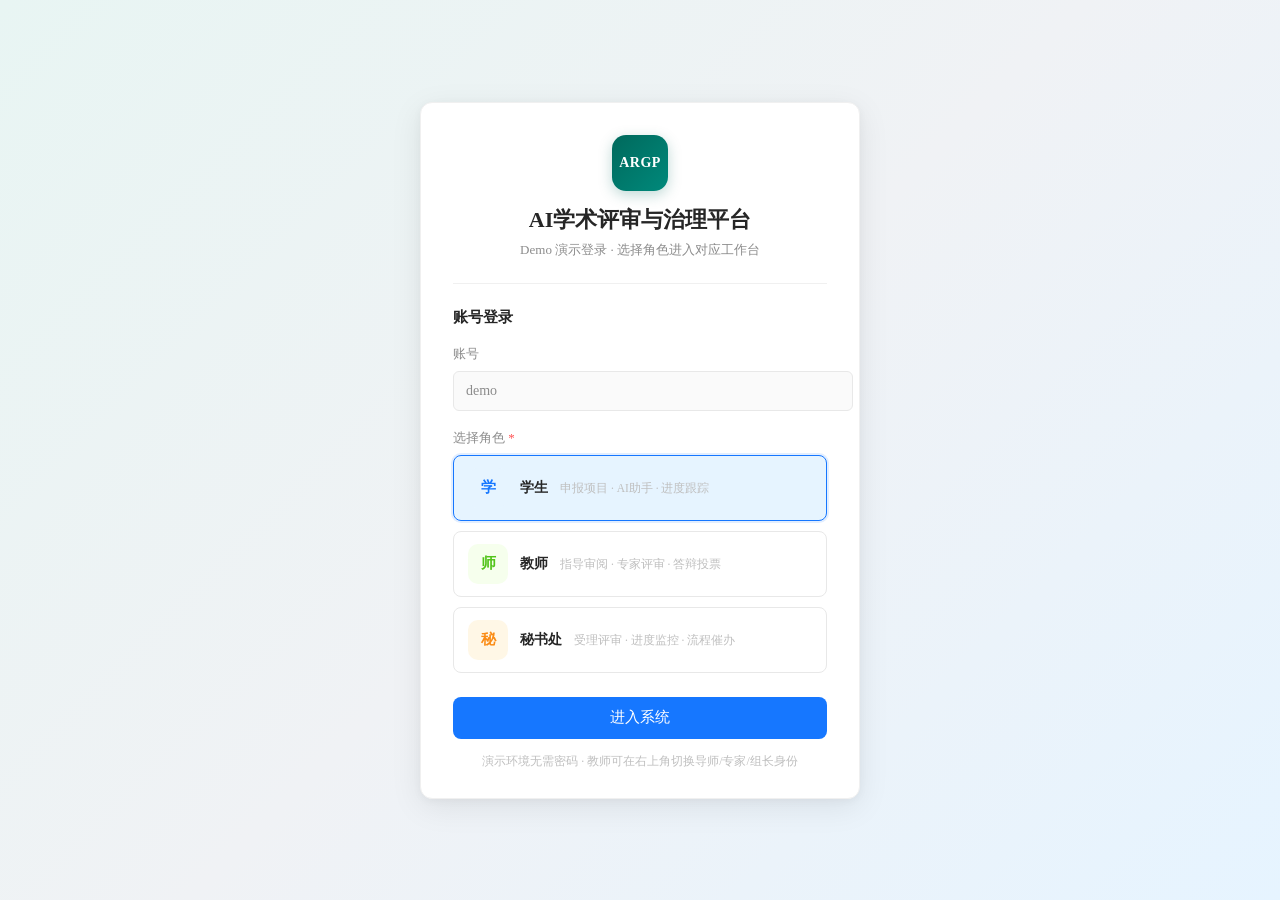
<file: index.html>
﻿<!DOCTYPE html>
<html lang="zh-CN">
<head>
<meta charset="UTF-8">
<meta name="viewport" content="width=device-width, initial-scale=1.0">
<title>AI学术评审与治理平台</title>
<link rel="preconnect" href="https://fonts.googleapis.com">
<link href="https://fonts.googleapis.com/css2?family=Noto+Serif+SC:wght@400;600;700&family=DM+Mono:wght@400;500&family=Noto+Sans+SC:wght@300;400;500;600&display=swap" rel="stylesheet">
<style>
:root {
  --primary:       #1a56db;
  --primary-dark:  #1340b8;
  --primary-light: #e8f0fe;
  --primary-mid:   #3b7dd8;
  --blue-50:  #eff6ff;
  --blue-100: #dbeafe;
  --blue-200: #bfdbfe;
  --blue-600: #2563eb;
  --blue-700: #1d4ed8;
  --blue-800: #1e40af;
  --blue-900: #1e3a8a;
  --ink:      #0f1f3d;
  --ink-2:    #1e3a5f;
  --ink-3:    #2d5282;
  --text:     #374151;
  --text-2:   #6b7280;
  --text-3:   #9ca3af;
  --white:    #ffffff;
  --bg:       #f4f7fc;
  --bg-2:     #eef2f9;
  --border:   #d1dce8;
  --border-2: #e5ecf4;
  --success:  #0e7f4f;
  --success-bg: #d1fae5;
  --warn:     #b45309;
  --warn-bg:  #fef3c7;
  --danger:   #b91c1c;
  --danger-bg:#fee2e2;
  --sidebar-w: 220px;
  --topbar-h:  54px;
  --shadow-sm: 0 1px 3px rgba(15,31,61,0.08);
  --shadow:    0 2px 8px rgba(15,31,61,0.10);
  --shadow-lg: 0 4px 20px rgba(15,31,61,0.13);
  --radius:    6px;
  --radius-lg: 10px;
}
*, *::before, *::after { box-sizing: border-box; margin: 0; padding: 0; }
html, body { height: 100%; }
body {
  font-family: 'Noto Sans SC', sans-serif;
  background: var(--bg);
  color: var(--text);
  font-size: 13.5px;
  line-height: 1.5;
  display: flex;
}

/* ─── SIDEBAR ─── */
.sidebar {
  width: var(--sidebar-w);
  background: var(--blue-900);
  display: flex;
  flex-direction: column;
  position: fixed;
  inset: 0 auto 0 0;
  z-index: 200;
  overflow-y: auto;
}

.sidebar-brand {
  padding: 22px 18px 18px;
  border-bottom: 1px solid rgba(255,255,255,0.09);
}

.brand-name {
  font-family: 'Noto Serif SC', serif;
  font-size: 14.5px;
  font-weight: 700;
  color: #fff;
  line-height: 1.4;
  letter-spacing: 0.01em;
}

.brand-tag {
  display: inline-block;
  margin-top: 6px;
  font-family: 'DM Mono', monospace;
  font-size: 9.5px;
  letter-spacing: 0.1em;
  color: var(--blue-200);
  background: rgba(255,255,255,0.08);
  padding: 2px 7px;
  border-radius: 3px;
}

.nav-group {
  padding: 10px 0;
  border-bottom: 1px solid rgba(255,255,255,0.06);
}

.nav-label {
  padding: 6px 18px 4px;
  font-size: 9.5px;
  letter-spacing: 0.14em;
  text-transform: uppercase;
  color: rgba(255,255,255,0.32);
  font-weight: 500;
}

.nav-item {
  display: flex;
  align-items: center;
  gap: 9px;
  padding: 8px 18px;
  font-size: 13px;
  color: rgba(255,255,255,0.68);
  cursor: pointer;
  text-decoration: none;
  border-left: 2px solid transparent;
  transition: color 0.15s, background 0.15s, border-color 0.15s;
}
.nav-item:hover { color: #fff; background: rgba(255,255,255,0.06); }
.nav-item.active { color: #fff; background: rgba(255,255,255,0.10); border-left-color: var(--blue-200); }

.nav-icon {
  width: 15px; height: 15px;
  opacity: 0.7;
  flex-shrink: 0;
}
.nav-item.active .nav-icon, .nav-item:hover .nav-icon { opacity: 1; }

.nav-badge {
  margin-left: auto;
  background: var(--primary);
  color: #fff;
  font-size: 10px;
  font-family: 'DM Mono', monospace;
  padding: 1px 6px;
  border-radius: 10px;
  flex-shrink: 0;
}

.sidebar-footer {
  margin-top: auto;
  padding: 14px 18px;
  border-top: 1px solid rgba(255,255,255,0.08);
}
.user-chip {
  display: flex;
  align-items: center;
  gap: 9px;
}
.user-av {
  width: 30px; height: 30px;
  border-radius: 50%;
  background: var(--primary-mid);
  display: flex; align-items: center; justify-content: center;
  font-size: 12px; font-weight: 600; color: #fff;
  flex-shrink: 0;
}
.user-name { font-size: 12.5px; color: #fff; font-weight: 500; }
.user-role { font-size: 10px; color: var(--blue-200); font-family: 'DM Mono', monospace; }

/* ─── MAIN ─── */
.main {
  margin-left: var(--sidebar-w);
  flex: 1;
  display: flex;
  flex-direction: column;
  min-height: 100vh;
}

.topbar {
  height: var(--topbar-h);
  background: var(--white);
  border-bottom: 1px solid var(--border);
  display: flex;
  align-items: center;
  padding: 0 28px;
  gap: 12px;
  position: sticky;
  top: 0;
  z-index: 100;
}

.topbar-title {
  font-family: 'Noto Serif SC', serif;
  font-size: 15px;
  font-weight: 600;
  color: var(--ink);
}

.topbar-sep { color: var(--border); font-size: 16px; }
.topbar-sub { font-size: 13px; color: var(--text-2); }
.topbar-space { flex: 1; }

.topbar-search {
  background: var(--bg);
  border: 1px solid var(--border);
  border-radius: var(--radius);
  padding: 5px 11px;
  font-size: 13px;
  color: var(--text);
  width: 196px;
  outline: none;
  font-family: inherit;
  transition: border-color 0.15s;
}
.topbar-search:focus { border-color: var(--primary); }

.topbar-icon-btn {
  width: 32px; height: 32px;
  border-radius: var(--radius);
  background: none;
  border: 1px solid var(--border);
  display: flex; align-items: center; justify-content: center;
  cursor: pointer;
  color: var(--text-2);
  transition: all 0.15s;
}
.topbar-icon-btn:hover { background: var(--bg); color: var(--ink); border-color: var(--primary); }

/* ─── CONTENT ─── */
.content { padding: 24px 28px; flex: 1; }

.page { display: none; }
.page.active { display: block; }

/* ─── TYPOGRAPHY ─── */
.page-title {
  font-family: 'Noto Serif SC', serif;
  font-size: 19px;
  font-weight: 700;
  color: var(--ink);
}
.page-sub { font-size: 12.5px; color: var(--text-2); margin-top: 3px; }

.section-hd {
  display: flex;
  align-items: flex-end;
  justify-content: space-between;
  margin-bottom: 16px;
}
.section-title {
  font-family: 'Noto Serif SC', serif;
  font-size: 14px;
  font-weight: 600;
  color: var(--ink-2);
}
.section-action { font-size: 12.5px; color: var(--primary); cursor: pointer; }
.section-action:hover { text-decoration: underline; }

/* ─── STAT CARDS ─── */
.stats-row {
  display: grid;
  grid-template-columns: repeat(4, 1fr);
  gap: 14px;
  margin-bottom: 22px;
}
.stat-card {
  background: var(--white);
  border: 1px solid var(--border);
  border-radius: var(--radius-lg);
  padding: 18px 20px;
  position: relative;
  overflow: hidden;
}
.stat-card::after {
  content: '';
  position: absolute;
  left: 0; top: 0; bottom: 0;
  width: 3px;
}
.stat-card.c-blue::after  { background: var(--primary); }
.stat-card.c-teal::after  { background: #0891b2; }
.stat-card.c-green::after { background: #059669; }
.stat-card.c-indigo::after{ background: #4f46e5; }
.stat-num {
  font-family: 'DM Mono', monospace;
  font-size: 28px;
  font-weight: 500;
  color: var(--ink);
  line-height: 1;
}
.stat-lbl { font-size: 12.5px; color: var(--text-2); margin-top: 5px; }
.stat-hint { font-size: 11px; color: var(--text-3); margin-top: 6px; font-family: 'DM Mono', monospace; }

/* ─── PANELS ─── */
.panel {
  background: var(--white);
  border: 1px solid var(--border);
  border-radius: var(--radius-lg);
  overflow: hidden;
  margin-bottom: 18px;
}
.panel-hd {
  padding: 13px 18px;
  border-bottom: 1px solid var(--border-2);
  display: flex;
  align-items: center;
  gap: 8px;
  background: var(--white);
}
.panel-title {
  font-size: 13.5px;
  font-weight: 600;
  color: var(--ink-2);
}
.panel-count {
  background: var(--primary-light);
  color: var(--primary-dark);
  font-size: 10.5px;
  font-family: 'DM Mono', monospace;
  padding: 1px 7px;
  border-radius: 10px;
}
.panel-ml { margin-left: auto; }

/* ─── TODO ITEMS ─── */
.two-col { display: grid; grid-template-columns: 1fr 1fr; gap: 14px; margin-bottom: 22px; }

.todo-item {
  display: flex;
  align-items: center;
  gap: 10px;
  padding: 10px 18px;
  border-bottom: 1px solid var(--border-2);
  cursor: pointer;
  transition: background 0.1s;
}
.todo-item:last-child { border-bottom: none; }
.todo-item:hover { background: var(--blue-50); }

.todo-dot {
  width: 7px; height: 7px;
  border-radius: 50%;
  flex-shrink: 0;
}
.todo-body { flex: 1; min-width: 0; }
.todo-title { font-size: 13px; font-weight: 500; color: var(--ink); white-space: nowrap; overflow: hidden; text-overflow: ellipsis; }
.todo-meta  { font-size: 11px; color: var(--text-3); margin-top: 2px; }
.todo-cta {
  flex-shrink: 0;
  font-size: 11.5px;
  padding: 3px 9px;
  border: 1px solid var(--border);
  border-radius: var(--radius);
  background: var(--white);
  color: var(--text);
  cursor: pointer;
  font-family: inherit;
  transition: all 0.13s;
  white-space: nowrap;
}
.todo-cta:hover { background: var(--primary); color: #fff; border-color: var(--primary); }

/* ─── BADGES ─── */
.badge {
  display: inline-flex;
  align-items: center;
  padding: 2px 8px;
  border-radius: 12px;
  font-size: 11px;
  font-weight: 500;
  white-space: nowrap;
}
.b-draft     { background: #f3f4f6; color: #4b5563; }
.b-guidance  { background: #fef3c7; color: #92400e; }
.b-submitted { background: var(--blue-100); color: var(--blue-800); }
.b-accepted  { background: #ede9fe; color: #5b21b6; }
.b-review    { background: #dbeafe; color: #1e40af; }
.b-defense   { background: #fce7f3; color: #9d174d; }
.b-pub       { background: var(--success-bg); color: var(--success); }
.b-archived  { background: #f3f4f6; color: #6b7280; }
.b-green     { background: var(--success-bg); color: var(--success); }
.b-yellow    { background: var(--warn-bg); color: var(--warn); }
.b-red       { background: var(--danger-bg); color: var(--danger); }

/* ─── TABLE ─── */
.data-table-wrap {
  background: var(--white);
  border: 1px solid var(--border);
  border-radius: var(--radius-lg);
  overflow: hidden;
  margin-bottom: 20px;
}
.data-table {
  width: 100%;
  border-collapse: collapse;
}
.data-table th {
  text-align: left;
  padding: 10px 16px;
  font-size: 11px;
  letter-spacing: 0.08em;
  text-transform: uppercase;
  color: var(--text-2);
  background: var(--bg-2);
  border-bottom: 1px solid var(--border);
  font-weight: 500;
}
.data-table td {
  padding: 12px 16px;
  border-bottom: 1px solid var(--border-2);
  vertical-align: middle;
}
.data-table tr:last-child td { border-bottom: none; }
.data-table tbody tr:hover td { background: var(--blue-50); }
.td-name { font-weight: 500; color: var(--ink); cursor: pointer; }
.td-name:hover { color: var(--primary); text-decoration: underline; }
.td-id { font-family: 'DM Mono', monospace; font-size: 10.5px; color: var(--text-3); margin-top: 2px; }

/* ─── TABS ─── */
.tabs {
  display: flex;
  border-bottom: 1px solid var(--border);
  margin-bottom: 20px;
  background: var(--white);
}
.tab-item {
  padding: 9px 18px;
  font-size: 13px;
  color: var(--text-2);
  cursor: pointer;
  border-bottom: 2px solid transparent;
  margin-bottom: -1px;
  font-weight: 500;
  transition: color 0.13s, border-color 0.13s;
}
.tab-item:hover { color: var(--ink); }
.tab-item.active { color: var(--primary); border-bottom-color: var(--primary); }

/* ─── BREADCRUMB ─── */
.breadcrumb {
  display: flex;
  align-items: center;
  gap: 6px;
  font-size: 12px;
  color: var(--text-2);
  margin-bottom: 16px;
}
.bc-link { color: var(--primary); cursor: pointer; }
.bc-link:hover { text-decoration: underline; }
.bc-sep { color: var(--border); }

/* ─── FORMS ─── */
.form-card {
  background: var(--white);
  border: 1px solid var(--border);
  border-radius: var(--radius-lg);
  padding: 22px 24px;
  margin-bottom: 16px;
}
.form-section-title {
  font-family: 'Noto Serif SC', serif;
  font-size: 14px;
  font-weight: 600;
  color: var(--ink-2);
  margin-bottom: 16px;
  padding-bottom: 11px;
  border-bottom: 1px solid var(--border-2);
}
.form-grid { display: grid; gap: 14px; margin-bottom: 14px; }
.form-grid-2 { grid-template-columns: 1fr 1fr; }
.form-grid-3 { grid-template-columns: 1fr 1fr 1fr; }
.form-grid-1 { grid-template-columns: 1fr; }
.form-label {
  display: block;
  font-size: 11.5px;
  font-weight: 500;
  color: var(--ink-3);
  margin-bottom: 5px;
  letter-spacing: 0.02em;
}
.req { color: #dc2626; margin-left: 2px; }
.form-input, .form-select, .form-textarea {
  width: 100%;
  border: 1px solid var(--border);
  border-radius: var(--radius);
  padding: 7px 11px;
  font-size: 13.5px;
  color: var(--text);
  background: var(--white);
  font-family: inherit;
  outline: none;
  transition: border-color 0.15s, box-shadow 0.15s;
}
.form-input:focus, .form-select:focus, .form-textarea:focus {
  border-color: var(--primary);
  box-shadow: 0 0 0 3px rgba(26,86,219,0.08);
}
.form-textarea { resize: vertical; min-height: 80px; line-height: 1.6; }

/* ─── BUTTONS ─── */
.btn {
  padding: 7px 16px;
  border-radius: var(--radius);
  font-size: 13px;
  font-family: inherit;
  font-weight: 500;
  cursor: pointer;
  border: 1px solid transparent;
  transition: all 0.13s;
  display: inline-flex;
  align-items: center;
  gap: 5px;
}
.btn-primary  { background: var(--primary); color: #fff; border-color: var(--primary); }
.btn-primary:hover { background: var(--primary-dark); border-color: var(--primary-dark); }
.btn-secondary{ background: var(--white); color: var(--text); border-color: var(--border); }
.btn-secondary:hover { background: var(--bg); border-color: var(--primary); color: var(--primary); }
.btn-success  { background: #059669; color: #fff; border-color: #059669; }
.btn-success:hover { background: #047857; }
.btn-ghost    { background: none; color: var(--text-2); border-color: transparent; }
.btn-ghost:hover { color: var(--ink); background: var(--bg); }
.btn-sm { padding: 3px 9px; font-size: 11.5px; }

.btn-group {
  display: flex;
  gap: 8px;
  padding-top: 14px;
  border-top: 1px solid var(--border-2);
  margin-top: 16px;
}

/* ─── DETAIL LAYOUT ─── */
.detail-layout {
  display: grid;
  grid-template-columns: 1fr 300px;
  gap: 18px;
}
.meta-card {
  background: var(--white);
  border: 1px solid var(--border);
  border-radius: var(--radius-lg);
  padding: 18px;
  margin-bottom: 14px;
}
.meta-title {
  font-size: 13px;
  font-weight: 600;
  color: var(--ink-2);
  margin-bottom: 12px;
  display: flex;
  align-items: center;
  gap: 7px;
}
.meta-row {
  display: flex;
  justify-content: space-between;
  align-items: center;
  padding: 6px 0;
  border-bottom: 1px solid var(--border-2);
  font-size: 12.5px;
}
.meta-row:last-child { border-bottom: none; }
.meta-k { color: var(--text-2); }
.meta-v { color: var(--ink); font-weight: 500; }

/* ─── TIMELINE ─── */
.timeline { position: relative; padding-left: 22px; }
.timeline::before {
  content: '';
  position: absolute;
  left: 6px; top: 8px; bottom: 0;
  width: 1.5px;
  background: var(--border);
}
.tl-item { position: relative; padding-bottom: 18px; padding-left: 14px; font-size: 12.5px; }
.tl-dot {
  position: absolute;
  left: -16px; top: 3px;
  width: 11px; height: 11px;
  border-radius: 50%;
  border: 2px solid var(--white);
}
.tl-done   { background: #059669; }
.tl-active { background: var(--primary); }
.tl-pending{ background: var(--border); }
.tl-title { font-weight: 600; color: var(--ink); }
.tl-time  { font-size: 11px; color: var(--text-3); margin-top: 1px; }
.tl-desc  { font-size: 11.5px; color: var(--text-2); margin-top: 3px; line-height: 1.5; }

/* ─── STEP FLOW ─── */
.step-flow {
  display: flex;
  align-items: center;
  background: var(--white);
  border: 1px solid var(--border);
  border-radius: var(--radius-lg);
  padding: 14px 20px;
  margin-bottom: 18px;
  overflow-x: auto;
  gap: 0;
}
.step-item {
  display: flex;
  flex-direction: column;
  align-items: center;
  gap: 5px;
  min-width: 76px;
}
.step-circle {
  width: 28px; height: 28px;
  border-radius: 50%;
  display: flex; align-items: center; justify-content: center;
  font-size: 11px;
  font-family: 'DM Mono', monospace;
  font-weight: 600;
  border: 2px solid var(--border);
}
.step-circle.s-done   { background: #059669; border-color: #059669; color: #fff; }
.step-circle.s-active { background: var(--primary); border-color: var(--primary); color: #fff; }
.step-circle.s-pending{ background: var(--white); color: var(--text-3); }
.step-lbl { font-size: 11px; color: var(--text-2); text-align: center; }
.step-lbl.s-active { color: var(--primary); font-weight: 600; }
.step-arrow { font-size: 13px; color: var(--border); margin: 0 6px; margin-bottom: 18px; flex-shrink: 0; }
.step-item.step-clickable { cursor: pointer; user-select: none; }
.step-item.step-clickable:hover .step-circle.s-pending { border-color: var(--primary); color: var(--primary); }
.step-item.step-clickable:hover .step-lbl { color: var(--primary); }
.apply-step-section { scroll-margin-top: 80px; transition: box-shadow .3s; }
#apply-step-ai { margin-bottom: 14px; }
.apply-step-section.apply-step-flash {
  box-shadow: 0 0 0 2px var(--action-blue, #1677ff);
  border-radius: var(--radius-lg);
}

/* ─── UPLOAD ─── */
.upload-zone {
  border: 2px dashed var(--border);
  border-radius: var(--radius);
  padding: 20px;
  text-align: center;
  cursor: pointer;
  transition: all 0.15s;
}
.upload-zone:hover { border-color: var(--primary); background: var(--blue-50); }
.upload-title { font-size: 13px; color: var(--text-2); }
.upload-hint  { font-size: 11.5px; color: var(--text-3); margin-top: 4px; }

.file-item {
  display: flex;
  align-items: center;
  gap: 9px;
  padding: 7px 10px;
  background: var(--bg);
  border-radius: var(--radius);
  margin-top: 6px;
  font-size: 12.5px;
}
.file-name { flex: 1; color: var(--ink); }
.file-size { font-family: 'DM Mono', monospace; font-size: 11px; color: var(--text-3); }
.file-del  { color: var(--text-3); cursor: pointer; font-size: 13px; }
.file-del:hover { color: var(--danger); }

/* ─── AI BLOCK ─── */
.ai-block {
  background: var(--blue-900);
  border-radius: var(--radius-lg);
  padding: 18px 20px;
  color: rgba(255,255,255,0.88);
  margin-bottom: 16px;
}
.ai-block-hd {
  display: flex;
  align-items: center;
  gap: 9px;
  margin-bottom: 14px;
}
.ai-block-title {
  font-family: 'Noto Serif SC', serif;
  font-size: 14px;
  font-weight: 600;
  color: #fff;
}
.ai-tag {
  margin-left: auto;
  font-size: 9.5px;
  font-family: 'DM Mono', monospace;
  padding: 2px 8px;
  border: 1px solid rgba(255,255,255,0.2);
  border-radius: 10px;
  color: rgba(255,255,255,0.55);
}
.ai-icon {
  width: 28px; height: 28px;
  background: rgba(255,255,255,0.1);
  border-radius: 7px;
  display: flex; align-items: center; justify-content: center;
  flex-shrink: 0;
}
.ai-icon svg { width: 14px; height: 14px; }

.ai-grid { display: grid; grid-template-columns: 1fr 1fr; gap: 10px; }
.ai-cell {
  background: rgba(255,255,255,0.06);
  border: 1px solid rgba(255,255,255,0.1);
  border-radius: 7px;
  padding: 12px;
  font-size: 12px;
  line-height: 1.65;
}
.ai-cell-lbl {
  font-size: 10px;
  letter-spacing: 0.07em;
  text-transform: uppercase;
  color: var(--blue-200);
  margin-bottom: 6px;
  font-weight: 500;
}

/* ─── AI REPORT ─── */
.report-card {
  background: var(--white);
  border: 1px solid var(--border);
  border-radius: var(--radius-lg);
  overflow: hidden;
  margin-bottom: 16px;
}
.report-hd {
  background: linear-gradient(90deg, var(--blue-900) 0%, var(--blue-800) 100%);
  padding: 15px 20px;
  display: flex;
  align-items: center;
  gap: 12px;
}
.report-hd-title { font-family: 'Noto Serif SC', serif; font-size: 14.5px; font-weight: 600; color: #fff; }
.report-hd-sub { font-size: 10.5px; color: var(--blue-200); font-family: 'DM Mono', monospace; }

.score-strip {
  display: grid;
  grid-template-columns: repeat(5,1fr);
  gap: 1px;
  background: var(--border);
  border-top: 1px solid var(--border);
}
.score-cell { background: var(--white); padding: 14px 10px; text-align: center; }
.score-val {
  font-family: 'DM Mono', monospace;
  font-size: 22px;
  font-weight: 500;
}
.sv-green  { color: #059669; }
.sv-gold   { color: #b45309; }
.sv-red    { color: var(--danger); }
.score-name { font-size: 10.5px; color: var(--text-2); margin-top: 3px; }

.issue-item {
  display: flex;
  gap: 9px;
  padding: 10px 12px;
  border-radius: var(--radius);
  margin-bottom: 7px;
  font-size: 12.5px;
  align-items: flex-start;
}
.issue-item.i-yellow { background: var(--warn-bg); border: 1px solid #fcd34d; }
.issue-item.i-green  { background: var(--success-bg); border: 1px solid #6ee7b7; }
.issue-item.i-red    { background: var(--danger-bg); border: 1px solid #fca5a5; }
.issue-dot { width: 7px; height: 7px; border-radius: 50%; flex-shrink: 0; margin-top: 4px; }
.id-yellow { background: var(--warn); }
.id-green  { background: var(--success); }
.id-red    { background: var(--danger); }
.issue-text {}
.issue-title { font-weight: 600; margin-bottom: 3px; color: var(--ink); }
.issue-desc  { color: var(--text-2); line-height: 1.55; }

/* ─── AI CHECK STANDALONE PAGE ─── */
.qc-issue-list { padding: 16px 20px 20px; }
.qc-list-title { font-size: 12.5px; font-weight: 600; margin-bottom: 12px; color: var(--ink-2); }
.qc-issue-card {
  background: var(--white);
  border: 1px solid var(--border);
  border-radius: var(--radius-lg);
  margin-bottom: 10px;
  overflow: hidden;
  transition: box-shadow .2s;
}
.qc-issue-card.qc-red   { border-left: 3px solid var(--danger); }
.qc-issue-card.qc-yellow { border-left: 3px solid var(--warn); }
.qc-issue-card.qc-green  { border-left: 3px solid var(--success); }
.qc-issue-card.expanded  { box-shadow: 0 2px 12px rgba(15,31,61,.08); }
.qc-issue-hd {
  display: flex;
  align-items: flex-start;
  gap: 10px;
  padding: 14px 16px 0;
}
.qc-level-badge {
  font-size: 10.5px;
  font-weight: 600;
  padding: 2px 8px;
  border-radius: 4px;
  flex-shrink: 0;
  margin-top: 2px;
}
.qc-lb-red    { background: var(--danger-bg); color: #991b1b; border: 1px solid #fca5a5; }
.qc-lb-yellow { background: var(--warn-bg); color: #92400e; border: 1px solid #fcd34d; }
.qc-lb-green  { background: var(--success-bg); color: #065f46; border: 1px solid #6ee7b7; }
.qc-issue-title { font-size: 13px; font-weight: 600; color: var(--ink); line-height: 1.5; flex: 1; }
.qc-issue-body { padding: 8px 16px 14px; }
.qc-issue-desc { font-size: 12.5px; color: var(--text-2); line-height: 1.65; margin: 0 0 10px; }
.qc-issue-actions { display: flex; gap: 6px; flex-wrap: wrap; margin-bottom: 10px; }
.qc-ack-btn {
  background: #991b1b !important;
  color: #fff !important;
  border-color: #991b1b !important;
  margin-bottom: 8px;
}
.qc-ack-btn:hover { background: #7f1d1d !important; }
.qc-ack-done {
  font-size: 12px;
  color: #991b1b;
  background: var(--danger-bg);
  border: 1px solid #fca5a5;
  border-radius: var(--radius);
  padding: 8px 12px;
  margin-bottom: 8px;
  line-height: 1.5;
}
.qc-ack-check { font-weight: 700; margin-right: 4px; }
.qc-expand-btn {
  background: none;
  border: none;
  color: var(--primary);
  font-size: 12px;
  cursor: pointer;
  padding: 4px 0;
  font-family: inherit;
}
.qc-expand-btn:hover { text-decoration: underline; }
.qc-issue-detail {
  margin-top: 12px;
  padding: 12px 14px;
  background: #f8fafc;
  border: 1px solid var(--border);
  border-radius: var(--radius);
}
.qc-detail-grid { display: grid; grid-template-columns: 1fr 1fr; gap: 10px 14px; }
.qc-detail-item { grid-column: span 2; }
.qc-detail-half { grid-column: span 1; }
@media (max-width: 640px) {
  .qc-detail-item, .qc-detail-half { grid-column: span 2; }
}
.qc-detail-lbl {
  font-size: 10px;
  letter-spacing: 0.06em;
  text-transform: uppercase;
  color: var(--text-3);
  font-weight: 600;
  margin-bottom: 4px;
}
.qc-detail-val { font-size: 12.5px; color: var(--ink-2); line-height: 1.65; }
.qc-submit-bar {
  display: flex;
  gap: 10px;
  justify-content: flex-end;
  flex-wrap: wrap;
  margin-top: 18px;
  padding-top: 16px;
  border-top: 1px solid var(--border);
}
.qc-submit-hint {
  font-size: 12.5px;
  color: #991b1b;
  background: var(--danger-bg);
  border: 1px solid #fca5a5;
  border-radius: var(--radius);
  padding: 10px 14px;
  margin-top: 14px;
  line-height: 1.55;
}
.form-textarea.locate-flash {
  box-shadow: 0 0 0 2px var(--primary);
  animation: locate-pulse 1.6s ease;
}
@keyframes locate-pulse {
  0%, 100% { box-shadow: 0 0 0 2px var(--primary); }
  50% { box-shadow: 0 0 0 4px rgba(37,99,235,.35); }
}
.submit-success-wrap {
  text-align: center;
  padding: 48px 24px 32px;
  max-width: 560px;
  margin: 0 auto;
}
.submit-success-icon {
  width: 64px;
  height: 64px;
  border-radius: 50%;
  background: var(--success-bg);
  color: #059669;
  font-size: 32px;
  font-weight: 700;
  display: flex;
  align-items: center;
  justify-content: center;
  margin: 0 auto 20px;
  border: 2px solid #6ee7b7;
}
.submit-success-title {
  font-family: 'Noto Serif SC', serif;
  font-size: 22px;
  font-weight: 600;
  color: var(--ink);
  margin-bottom: 10px;
}
.submit-success-desc {
  font-size: 13.5px;
  color: var(--text-2);
  line-height: 1.75;
  margin: 0;
}

/* ─── SCORE BAR ─── */
.score-bar-row { display: flex; align-items: center; gap: 11px; margin-bottom: 10px; }
.sbl { width: 78px; font-size: 12px; color: var(--text-2); flex-shrink: 0; }
.sbw { flex: 1; background: var(--border-2); border-radius: 4px; height: 7px; }
.sbf { height: 100%; border-radius: 4px; }
.sbv { width: 28px; text-align: right; font-family: 'DM Mono', monospace; font-size: 12px; flex-shrink: 0; }

/* ─── DOCUMENT VIEW ─── */
.doc-viewer {
  background: #fafbfd;
  border: 1px solid var(--border);
  border-radius: var(--radius-lg);
  overflow: hidden;
  margin-bottom: 14px;
}
.doc-viewer-toolbar {
  padding: 10px 16px;
  background: var(--bg-2);
  border-bottom: 1px solid var(--border);
  display: flex;
  align-items: center;
  gap: 8px;
}
.doc-viewer-title { font-size: 13px; font-weight: 600; color: var(--ink-2); flex: 1; }
.doc-body {
  padding: 20px 24px;
  font-size: 13.5px;
  line-height: 1.85;
  color: var(--text);
  max-height: 380px;
  overflow-y: auto;
}
.doc-body h3 { font-size: 14px; font-weight: 600; color: var(--ink); margin: 14px 0 6px; }
.doc-body p  { margin-bottom: 10px; }
.hl-yellow { background: #fef08a; border-bottom: 1.5px solid #ca8a04; padding: 0 2px; border-radius: 2px; cursor: pointer; }
.hl-red    { background: #fecaca; border-bottom: 1.5px solid #dc2626; padding: 0 2px; border-radius: 2px; cursor: pointer; }
.annotation {
  font-size: 12px;
  background: #fff9c4;
  border-left: 3px solid #ca8a04;
  padding: 5px 9px;
  border-radius: 0 3px 3px 0;
  margin: 4px 0 8px;
  color: #78350f;
  line-height: 1.5;
}
.annotation.a-blue { background: var(--blue-50); border-left-color: var(--primary); color: var(--blue-800); }
.annotation.a-red  { background: #fff5f5; border-left-color: var(--danger); color: #991b1b; }
.mentor-annot { position: relative; padding-right: 8px; }
.mentor-annot .annot-hd {
  display: flex; gap: 8px; align-items: center; margin-bottom: 3px; flex-wrap: wrap;
}
.mentor-annot .annot-author { font-size: 11px; font-weight: 600; color: var(--ink); }
.mentor-annot .annot-time { font-size: 10px; color: var(--text-3); }
.mentor-annot .annot-toolbar { display: flex; gap: 4px; margin-left: auto; align-items: center; }
.mentor-annot .annot-tool-btn {
  font-size: 10.5px; padding: 2px 8px; border: 1px solid var(--border);
  border-radius: 4px; background: var(--white); color: var(--text-2);
  cursor: pointer; font-family: inherit; line-height: 1.4;
}
.mentor-annot .annot-tool-btn:hover { border-color: var(--primary); color: var(--primary); }
.mentor-annot .annot-tool-btn.is-active {
  background: #fff5f5; border-color: #fca5a5; color: #991b1b; font-weight: 600;
}
.mentor-annot .annot-tool-btn.annot-tool-save {
  background: var(--primary); border-color: var(--primary); color: #fff;
}
.mentor-annot .annot-tool-btn.annot-tool-save:hover { background: var(--primary-dark); }
.mentor-annot .annot-del {
  background: none; border: none; color: var(--text-3);
  font-size: 16px; cursor: pointer; line-height: 1; padding: 2px 6px;
}
.mentor-annot .annot-del:hover { color: var(--danger); }
.mentor-annot .annot-body { font-size: 12.5px; line-height: 1.55; }
.mentor-annot .annot-body.is-editing {
  outline: 1px dashed var(--primary);
  background: #fff;
  border-radius: 4px;
  padding: 4px 6px;
  min-height: 1.5em;
}
.hl-annot-mark {
  background: rgba(254, 240, 138, 0.35);
  border-bottom: 2px solid #ca8a04;
  padding: 0 1px;
  border-radius: 0;
  text-decoration: underline;
  text-decoration-color: #ca8a04;
  text-underline-offset: 2px;
}
.hl-annot-mark.hl-annot-red {
  background: rgba(254, 202, 202, 0.45);
  border-bottom-color: #dc2626;
  text-decoration-color: #dc2626;
}
.annot-inline-draft {
  display: inline;
  min-width: 72px;
  max-width: 100%;
  outline: none;
  border: none;
  border-bottom: 1.5px dashed var(--primary);
  background: #fffbeb;
  color: #78350f;
  font-size: 12.5px;
  line-height: 1.6;
  padding: 0 4px;
  margin: 0 2px;
  vertical-align: baseline;
  font-family: inherit;
}
.annot-inline-draft:empty::before {
  content: '输入批注…';
  color: var(--text-3);
  font-style: italic;
  pointer-events: none;
}
.annot-compose-panel {
  margin: 8px 0 12px;
  padding: 10px 12px;
  background: #fffbeb;
  border: 1px solid #fcd34d;
  border-radius: var(--radius);
  border-left: 3px solid #ca8a04;
}
.annot-compose-panel .annot-inline-draft {
  display: block;
  width: 100%;
  margin-bottom: 8px;
  padding: 6px 8px;
  border: 1px solid var(--border);
  border-radius: 4px;
  background: #fff;
  min-height: 32px;
}
.annot-compose-toolbar { display: flex; gap: 8px; flex-wrap: wrap; align-items: center; }
.annot-compose-btn {
  font-size: 12px;
  padding: 4px 12px;
  border: none;
  border-radius: 6px;
  background: transparent;
  color: var(--text-2);
  cursor: pointer;
  font-family: inherit;
  line-height: 1.4;
  transition: background .12s, color .12s;
}
.annot-compose-btn:hover { background: rgba(15, 31, 61, 0.05); color: var(--ink); }
.annot-compose-btn.annot-compose-ai {
  background: rgba(0, 105, 92, 0.08);
  color: #00695c;
  font-weight: 500;
}
.annot-compose-btn.annot-compose-ai:hover { background: rgba(0, 105, 92, 0.14); }
.annot-compose-btn.annot-compose-ai.is-open {
  background: linear-gradient(135deg, #00695c, #00897b);
  color: #fff;
}
.annot-compose-btn.annot-compose-close { color: var(--text-3); }
.annot-compose-btn.annot-compose-close:hover { color: var(--text-2); background: rgba(15, 31, 61, 0.04); }
.annot-compose-btn.annot-compose-confirm {
  background: var(--primary);
  color: #fff;
  font-weight: 500;
  margin-left: auto;
}
.annot-compose-btn.annot-compose-confirm:hover { background: var(--primary-dark); color: #fff; }
.hl-annot-mark[data-temp-mark] {
  background: rgba(254, 240, 138, 0.2);
  border-bottom-style: dashed;
  text-decoration-style: dashed;
}
.annot-ai-suggestions {
  margin-top: 10px;
  padding-top: 10px;
  border-top: 1px dashed #fcd34d;
}
.annot-ai-suggest-hd {
  font-size: 10.5px;
  font-weight: 600;
  color: var(--text-2);
  margin-bottom: 6px;
}
.annot-ai-suggest-item {
  font-size: 12px;
  line-height: 1.55;
  padding: 8px 10px;
  margin-bottom: 6px;
  background: #fff;
  border: 1px solid var(--border);
  border-radius: 4px;
  cursor: pointer;
  transition: border-color .12s, background .12s;
}
.annot-ai-suggest-item:hover {
  border-color: #00897b;
  background: #f0fdf4;
}
.annot-ai-suggest-item:last-child { margin-bottom: 0; }
.mentor-diff-layout {
  display: grid;
  grid-template-columns: 1fr 1fr;
  gap: 0;
  min-height: 400px;
}
@media (max-width: 768px) {
  .mentor-diff-layout { grid-template-columns: 1fr; }
}
.mentor-diff-pane {
  padding: 16px 18px;
  overflow-y: auto;
  max-height: 520px;
  font-size: 13px;
  line-height: 1.85;
}
.mentor-diff-pane + .mentor-diff-pane { border-left: 1px solid var(--border); }
.mentor-diff-label {
  font-size: 11px;
  font-weight: 600;
  color: var(--text-2);
  margin-bottom: 10px;
  padding-bottom: 8px;
  border-bottom: 1px solid var(--border);
  font-family: 'DM Mono', monospace;
}
.mentor-diff-pane h3 { font-size: 13.5px; font-weight: 600; margin: 12px 0 6px; }
.diff-del {
  background: #fecaca;
  color: #991b1b;
  text-decoration: line-through;
  padding: 0 1px;
  border-radius: 2px;
}
.diff-ins {
  background: #bbf7d0;
  color: #065f46;
  padding: 0 1px;
  border-radius: 2px;
}
.mentor-diff-legend {
  display: flex;
  gap: 14px;
  padding: 8px 14px;
  background: var(--bg-2);
  border-bottom: 1px solid var(--border);
  font-size: 11px;
  color: var(--text-2);
}
.heritage-seg-actions {
  display: flex;
  gap: 4px;
  margin-left: auto;
  flex-shrink: 0;
}
.heritage-color-btn {
  font-size: 10px;
  padding: 2px 8px;
  border: 1px solid var(--border);
  border-radius: 4px;
  background: #fff;
  cursor: pointer;
  font-family: inherit;
}
.heritage-color-btn.active { font-weight: 700; box-shadow: 0 0 0 1px currentColor; }
.heritage-color-btn.hcb-orange.active { color: #c2410c; border-color: #fdba74; background: #fff7ed; }
.heritage-color-btn.hcb-blue.active { color: #1d4ed8; border-color: #93c5fd; background: #eff6ff; }
.heritage-color-btn.hcb-green.active { color: #047857; border-color: #6ee7b7; background: #f0fdf4; }
.heritage-corrections {
  margin: 0 20px 12px;
  padding: 12px 14px;
  background: #f8fafc;
  border: 1px solid var(--border);
  border-radius: var(--radius);
}
.heritage-corrections-title {
  font-size: 12px;
  font-weight: 600;
  color: var(--ink);
  margin-bottom: 8px;
}
.heritage-correction-item {
  font-size: 11.5px;
  color: var(--text-2);
  line-height: 1.55;
  padding: 6px 0;
  border-bottom: 1px solid var(--border);
}
.heritage-correction-item:last-child { border-bottom: none; }
.heritage-pending-bar {
  margin: 0 20px 12px;
  padding: 12px 14px;
  background: #fffbeb;
  border: 1px solid #fcd34d;
  border-radius: var(--radius);
  display: flex;
  align-items: center;
  justify-content: space-between;
  gap: 12px;
  flex-wrap: wrap;
}
.heritage-pending-bar .pending-text { font-size: 12.5px; color: #78350f; line-height: 1.5; }
.mentor-diff-pane .annotation,
.mentor-diff-pane .mentor-annot {
  margin: 6px 0 10px;
  pointer-events: none;
}
#version-diff-body {
  border: 1px solid var(--border);
  border-radius: var(--radius);
  background: #fff;
  overflow: hidden;
}
#version-diff-body .mentor-diff-pane { max-height: 480px; }
#mentor-doc-body.annot-mode { cursor: text; }
#mentor-doc-body.annot-mode ::selection { background: #fde68a; }
#mentor-btn-annot.active { background: var(--primary); color: #fff; border-color: var(--primary); }
.mentor-review-layout {
  display: grid;
  grid-template-columns: 1fr 320px;
  gap: 18px;
  align-items: start;
}
@media (max-width: 960px) {
  .mentor-review-layout { grid-template-columns: 1fr; }
}
.mentor-doc-col .doc-body { max-height: 520px; }
.mentor-ver-switch { display: flex; gap: 6px; flex-wrap: wrap; margin-left: auto; }
.mentor-ver-btn {
  font-size: 11px; padding: 3px 10px; border: 1px solid var(--border);
  border-radius: var(--radius); background: var(--white); color: var(--text-2);
  cursor: pointer; font-family: 'DM Mono', monospace;
}
.mentor-ver-btn.active { border-color: var(--primary); background: var(--blue-50); color: var(--primary); font-weight: 600; }
.mentor-ai-panel .ai-block { margin-bottom: 12px; }
.mentor-advisor-stack {
  display: flex;
  flex-direction: column;
  gap: 10px;
}
.mentor-advisor-stack .ai-cell { width: 100%; box-sizing: border-box; }
.mentor-ver-change-card {
  display: block;
  width: 100%;
  text-align: left;
  background: rgba(255,255,255,0.08);
  border: 1px solid rgba(255,255,255,0.15);
  border-radius: 8px;
  padding: 12px 14px;
  margin-bottom: 2px;
  cursor: pointer;
  font-family: inherit;
  color: rgba(255,255,255,0.9);
  transition: background .15s, border-color .15s, box-shadow .15s;
}
.mentor-ver-change-card:hover {
  background: rgba(255,255,255,0.12);
  border-color: rgba(255,255,255,0.28);
}
.mentor-ver-change-card.is-active {
  border-color: #93c5fd;
  box-shadow: 0 0 0 1px rgba(147,197,253,0.35);
}
.mentor-ver-change-card.is-empty {
  cursor: default;
  opacity: 0.75;
}
.mvc-hd {
  display: flex;
  align-items: center;
  justify-content: space-between;
  gap: 8px;
  margin-bottom: 8px;
}
.mvc-title {
  font-size: 10px;
  letter-spacing: 0.07em;
  text-transform: uppercase;
  color: var(--blue-200);
  font-weight: 500;
}
.mvc-ver { font-size: 10px; color: rgba(255,255,255,0.55); }
.mvc-stats { display: flex; flex-wrap: wrap; gap: 6px; margin-bottom: 8px; }
.mvc-stat {
  font-size: 10.5px;
  font-family: 'DM Mono', monospace;
  padding: 2px 8px;
  border-radius: 4px;
  font-weight: 500;
}
.mvc-add { background: rgba(187,247,208,0.2); color: #bbf7d0; }
.mvc-del { background: rgba(254,202,202,0.2); color: #fecaca; }
.mvc-mod { background: rgba(254,240,138,0.2); color: #fde68a; }
.mvc-none { background: rgba(255,255,255,0.06); color: rgba(255,255,255,0.5); }
.mvc-summary {
  font-size: 12px;
  line-height: 1.65;
  margin: 0 0 8px;
  color: rgba(255,255,255,0.82);
}
.mvc-foot { font-size: 10.5px; color: var(--blue-200); }
.mentor-ai-panel .meta-card { margin-bottom: 12px; }
.heritage-entry-btn {
  width: 100%; text-align: left; padding: 12px 14px;
  background: linear-gradient(135deg, #fff7ed 0%, #eff6ff 50%, #f0fdf4 100%);
  border: 1px solid var(--border); border-radius: var(--radius);
  cursor: pointer; font-family: inherit; transition: box-shadow .15s;
}
.heritage-entry-btn:hover { box-shadow: 0 2px 10px rgba(15,31,61,.08); }
.heritage-entry-title { font-size: 13px; font-weight: 600; color: var(--ink); margin-bottom: 4px; }
.heritage-entry-desc { font-size: 11.5px; color: var(--text-2); line-height: 1.5; }
.heritage-modal-overlay {
  display: none; position: fixed; inset: 0; z-index: 10000;
  background: rgba(15,31,61,.45); align-items: center; justify-content: center;
  padding: 24px;
}
.heritage-modal-overlay.open { display: flex; }
.heritage-modal-box {
  background: var(--white); border-radius: var(--radius-lg);
  width: 100%; max-width: 720px; max-height: 85vh;
  overflow: hidden; display: flex; flex-direction: column;
  box-shadow: 0 20px 60px rgba(15,31,61,.2);
}
#heritage-modal-body { overflow-y: auto; flex: 1; }
.heritage-modal-hd {
  display: flex; align-items: flex-start; justify-content: space-between;
  padding: 18px 20px; border-bottom: 1px solid var(--border);
  background: linear-gradient(135deg, #00695c 0%, #00897b 100%);
  color: #fff;
}
.heritage-modal-title { font-size: 15px; font-weight: 600; }
.heritage-modal-sub { font-size: 11px; opacity: .75; margin-top: 4px; font-family: 'DM Mono', monospace; }
.heritage-modal-close {
  background: rgba(255,255,255,.15); border: none; color: #fff;
  width: 32px; height: 32px; border-radius: 50%; font-size: 20px;
  cursor: pointer; line-height: 1; flex-shrink: 0;
}
.heritage-modal-close:hover { background: rgba(255,255,255,.25); }
.heritage-legend {
  display: flex; flex-wrap: wrap; gap: 12px; padding: 12px 20px;
  background: #fafafa; border-bottom: 1px solid var(--border); font-size: 11.5px;
}
.heritage-legend-item { display: flex; align-items: center; gap: 6px; color: var(--text-2); }
.hb-dot { width: 10px; height: 10px; border-radius: 2px; display: inline-block; }
.hb-orange { background: #ea580c; }
.hb-blue { background: #2563eb; }
.hb-green { background: #059669; }
.heritage-stats {
  display: flex; gap: 10px; padding: 12px 20px; flex-wrap: wrap;
}
.heritage-stat {
  font-size: 11.5px; font-weight: 600; padding: 4px 10px; border-radius: 4px;
}
.hs-orange { background: #fff7ed; color: #c2410c; border: 1px solid #fdba74; }
.hs-blue { background: #eff6ff; color: #1d4ed8; border: 1px solid #93c5fd; }
.hs-green { background: #f0fdf4; color: #047857; border: 1px solid #6ee7b7; }
.heritage-seg-list { padding: 8px 20px 16px; }
.heritage-seg {
  border-radius: var(--radius); padding: 12px 14px; margin-bottom: 10px;
  border-left: 4px solid transparent;
}
.heritage-orange { background: #fff7ed; border-left-color: #ea580c; border: 1px solid #fed7aa; border-left-width: 4px; }
.heritage-blue { background: #eff6ff; border-left-color: #2563eb; border: 1px solid #bfdbfe; border-left-width: 4px; }
.heritage-green { background: #f0fdf4; border-left-color: #059669; border: 1px solid #a7f3d0; border-left-width: 4px; }
.heritage-seg-hd { display: flex; align-items: center; gap: 8px; margin-bottom: 6px; flex-wrap: wrap; }
.heritage-type-badge {
  font-size: 10px; font-weight: 700; padding: 2px 7px; border-radius: 3px; color: #fff;
}
.heritage-type-badge.hb-orange { background: #ea580c; }
.heritage-type-badge.hb-blue { background: #2563eb; }
.heritage-type-badge.hb-green { background: #059669; }
.heritage-type-name { font-size: 11px; color: var(--text-2); font-weight: 500; }
.heritage-seg-text { font-size: 13px; line-height: 1.7; color: var(--ink); margin-bottom: 8px; }
.heritage-seg-source { font-size: 11.5px; color: var(--text-2); line-height: 1.55; }
.heritage-src-lbl {
  font-size: 10px; font-weight: 600; text-transform: uppercase;
  letter-spacing: .05em; color: var(--text-3); margin-right: 6px;
}
.heritage-modal-ft {
  padding: 10px 20px; font-size: 10.5px; color: var(--text-3);
  font-family: 'DM Mono', monospace; border-top: 1px solid var(--border);
  background: #fafafa;
}
.heritage-kg-section { padding: 16px 20px 12px; border-top: 1px solid var(--border); }
.heritage-kg-title { font-size: 12.5px; font-weight: 600; color: var(--ink); margin-bottom: 10px; }
.heritage-kg-section .kg-wrap {
  min-height: 228px;
  height: auto;
  padding: 18px 14px;
  margin-bottom: 8px;
  overflow: hidden;
  background: linear-gradient(160deg, #004d40 0%, #00695c 55%, #00897b 100%);
}
.heritage-kg-section .kg-wrap svg {
  display: block;
  width: 100%;
  max-width: 420px;
  margin: 0 auto;
  height: auto;
}
.heritage-kg-caption {
  font-size: 10.5px; color: var(--text-3); font-family: 'DM Mono', monospace;
  text-align: center; margin-bottom: 4px;
}
.sign-confirm-overlay {
  display: none; position: fixed; inset: 0; z-index: 10001;
  background: rgba(15,31,61,.45); align-items: center; justify-content: center; padding: 24px;
}
.sign-confirm-overlay.open { display: flex; }
.sign-confirm-box {
  background: var(--white); border-radius: var(--radius-lg);
  width: 100%; max-width: 420px; padding: 24px;
  box-shadow: 0 20px 60px rgba(15,31,61,.2);
}
.sign-confirm-title { font-size: 16px; font-weight: 600; color: var(--ink); margin-bottom: 12px; }
.sign-confirm-warn {
  font-size: 13.5px; line-height: 1.75; color: #991b1b;
  background: var(--danger-bg); border: 1px solid #fca5a5;
  border-radius: var(--radius); padding: 12px 14px; margin-bottom: 14px;
}
.sign-confirm-desc { font-size: 13px; color: var(--text-2); line-height: 1.65; margin-bottom: 18px; }
.sign-confirm-notice {
  margin: 0 0 18px;
  padding-left: 18px;
  font-size: 13px;
  color: var(--text-2);
  line-height: 1.75;
}
.sign-confirm-notice li { margin-bottom: 8px; }
.sign-confirm-notice li:last-child { margin-bottom: 0; }
#mentor-btn-approve.is-awaiting-sign { opacity: 0.65; }
.sign-confirm-actions { display: flex; gap: 10px; justify-content: flex-end; }

/* ─── VERSION ─── */
.version-item {
  display: flex;
  align-items: center;
  gap: 12px;
  padding: 12px 14px;
  background: var(--white);
  border: 1px solid var(--border);
  border-radius: 7px;
  margin-bottom: 8px;
  flex-wrap: wrap;
}
.version-tag {
  font-family: 'DM Mono', monospace;
  font-size: 11px;
  font-weight: 600;
  background: #f0f0f0;
  color: var(--ink-2, #374151);
  border: 1px solid #e5e5e5;
  padding: 3px 9px;
  border-radius: 4px;
  flex-shrink: 0;
}
.v-info { flex: 1; min-width: 180px; }
.v-note { font-size: 12.5px; font-weight: 500; color: var(--ink); }
.v-meta { font-size: 11px; color: var(--text-3); margin-top: 2px; }
.v-status-group {
  display: flex;
  align-items: center;
  gap: 6px;
  flex-shrink: 0;
}
.version-status-pill {
  display: inline-flex;
  align-items: center;
  padding: 3px 10px;
  border-radius: 12px;
  font-size: 11px;
  font-weight: 500;
  line-height: 1.4;
  white-space: nowrap;
  border: 1px solid transparent;
  cursor: default;
  user-select: none;
}
.version-status-pill.is-current {
  background: #e6f4ff;
  color: #0958d9;
  border-color: #91caff;
}
.version-status-pill.is-history {
  background: #f5f5f5;
  color: #8c8c8c;
  border-color: #e8e8e8;
}
.version-status-pill.is-locked {
  background: #fff7e6;
  color: #d46b08;
  border-color: #ffd591;
}
.v-actions {
  display: flex;
  align-items: center;
  gap: 6px;
  flex-shrink: 0;
}
.version-detail-hd {
  display: flex;
  align-items: center;
  justify-content: space-between;
  gap: 12px;
  margin-bottom: 14px;
  flex-wrap: wrap;
}
.sample-paper-section {
  margin-top: 20px;
  padding-top: 18px;
  border-top: 1px solid var(--border-2);
}
.sample-paper-item {
  display: flex;
  align-items: flex-start;
  gap: 12px;
  padding: 12px 14px;
  border: 1px solid var(--border);
  border-radius: 8px;
  margin-bottom: 8px;
  background: #fafafa;
  transition: border-color .15s, background .15s;
}
.sample-paper-item:hover {
  border-color: var(--primary);
  background: var(--blue-50, #eff6ff);
}
.sample-paper-icon {
  width: 36px;
  height: 36px;
  border-radius: 8px;
  background: #fff;
  border: 1px solid var(--border-2);
  display: flex;
  align-items: center;
  justify-content: center;
  flex-shrink: 0;
  font-size: 10px;
  font-weight: 600;
  color: var(--primary);
}
.sample-paper-body { flex: 1; min-width: 0; }
.sample-paper-title {
  font-size: 13px;
  font-weight: 600;
  color: var(--ink);
  margin-bottom: 3px;
}
.sample-paper-desc {
  font-size: 12px;
  color: var(--text-2);
  line-height: 1.5;
}
.sample-paper-meta {
  font-size: 11px;
  color: var(--text-3);
  margin-top: 4px;
}
.sample-paper-actions {
  flex-shrink: 0;
  display: flex;
  flex-direction: column;
  align-items: flex-end;
  gap: 6px;
}
.sample-type-tag {
  display: inline-block;
  padding: 2px 8px;
  border-radius: 4px;
  font-size: 10px;
  font-weight: 500;
  background: #f9f0ff;
  color: #722ed1;
  border: none;
}

/* ─── 学生首页 · 批次进展看板 ─── */
.stage-board-body {
  padding: 14px 18px 16px;
  display: grid;
  grid-template-columns: repeat(auto-fill, minmax(140px, 1fr));
  gap: 10px;
}
.stage-chip {
  display: flex;
  flex-direction: column;
  gap: 4px;
  padding: 12px 14px;
  border-radius: 8px;
  border: 1px solid var(--border);
  background: #fafafa;
  cursor: pointer;
  transition: border-color .15s, background .15s;
  text-align: left;
  font-family: inherit;
}
.stage-chip:hover {
  border-color: var(--primary);
  background: var(--blue-50, #eff6ff);
}
.stage-chip-num {
  font-family: 'DM Mono', monospace;
  font-size: 22px;
  font-weight: 600;
  color: var(--ink);
  line-height: 1;
}
.stage-chip-lbl {
  font-size: 12px;
  font-weight: 500;
  color: var(--ink-2, #374151);
}
.stage-chip-hint {
  font-size: 10.5px;
  color: var(--text-3);
  line-height: 1.4;
}

/* ─── KG SVG ─── */
.kg-wrap {
  background: var(--blue-900);
  border-radius: var(--radius-lg);
  padding: 16px;
  height: 200px;
  display: flex;
  align-items: center;
  justify-content: center;
}

/* ─── QUICK CARDS ─── */
.quick-row {
  display: grid;
  grid-template-columns: repeat(3,1fr);
  gap: 12px;
  margin-bottom: 22px;
}
.quick-card {
  background: var(--white);
  border: 1px solid var(--border);
  border-radius: var(--radius-lg);
  padding: 15px 17px;
  display: flex;
  align-items: center;
  gap: 13px;
  cursor: pointer;
  transition: all 0.15s;
}
.quick-card:hover {
  border-color: var(--primary);
  box-shadow: var(--shadow);
  transform: translateY(-1px);
}
.quick-ic {
  width: 36px; height: 36px;
  border-radius: 9px;
  display: flex; align-items: center; justify-content: center;
  flex-shrink: 0;
}
.qic-blue   { background: var(--blue-100); }
.qic-green  { background: #d1fae5; }
.qic-purple { background: #f3e8ff; }
.qic-slate  { background: #e2e8f0; }
.quick-text {}
.quick-title { font-size: 13px; font-weight: 600; color: var(--ink); }
.quick-desc  { font-size: 11.5px; color: var(--text-2); margin-top: 2px; }

/* ─── AGENT CARDS ─── */
.agent-grid {
  display: grid;
  grid-template-columns: repeat(3,1fr);
  gap: 12px;
  margin-bottom: 22px;
}
.agent-card {
  background: var(--white);
  border: 1px solid var(--border);
  border-radius: var(--radius-lg);
  padding: 14px 16px;
  display: flex;
  flex-direction: column;
  gap: 6px;
}
.agent-card-hd { display: flex; align-items: center; gap: 8px; }
.agent-card-dot { width: 8px; height: 8px; border-radius: 50%; flex-shrink: 0; }
.agent-card-title { font-size: 13px; font-weight: 600; color: var(--ink); }
.agent-card-desc { font-size: 12px; color: var(--text-2); line-height: 1.55; }
.agent-card-link { font-size: 11.5px; color: var(--primary); cursor: pointer; }
.agent-card-link:hover { text-decoration: underline; }

/* ─── UTIL ─── */
.mono { font-family: 'DM Mono', monospace; }
.text-blue { color: var(--primary); }
.text-green { color: var(--success); }
.text-warn  { color: var(--warn); }
.text-danger{ color: var(--danger); }
.text-muted { color: var(--text-2); }
.text-xs    { font-size: 11.5px; }
.fw-6 { font-weight: 600; }

/* ─── AI INLINE ASSIST ─── */
.ai-assist-bar {
  background: var(--blue-50);
  border: 1px solid var(--blue-200);
  border-radius: var(--radius);
  padding: 10px 14px;
  display: flex;
  gap: 8px;
  align-items: center;
  margin-top: 8px;
}
.ai-assist-label { font-size: 12px; color: var(--blue-800); font-weight: 500; }
.ai-assist-btns  { display: flex; gap: 6px; margin-left: auto; }
.aab {
  font-size: 11.5px;
  padding: 3px 10px;
  border: 1px solid var(--blue-200);
  border-radius: var(--radius);
  background: var(--white);
  color: var(--primary);
  cursor: pointer;
  font-family: inherit;
  transition: all 0.12s;
}
.aab:hover { background: var(--primary); color: #fff; border-color: var(--primary); }

/* ─── PROGRESS BAR ─── */
.prog-wrap { background: var(--border-2); border-radius: 4px; height: 5px; }
.prog-fill { height: 100%; border-radius: 4px; background: var(--primary); }

/* ─── TOAST ─── */
.toast-wrap { position: fixed; bottom: 24px; right: 24px; z-index: 9999; display: flex; flex-direction: column; gap: 8px; pointer-events: none; }
.toast { background: var(--ink); color: #fff; padding: 10px 16px; border-radius: var(--radius); font-size: 13px; box-shadow: 0 4px 20px rgba(15,31,61,.18); animation: toast-in .25s ease; max-width: 340px; line-height: 1.5; }
.toast.success { border-left: 3px solid #059669; }
.toast.warn { border-left: 3px solid #b45309; }
.toast.info { border-left: 3px solid var(--primary-mid); }
@keyframes toast-in { from { opacity: 0; transform: translateY(8px); } to { opacity: 1; transform: translateY(0); } }
.btn:disabled { opacity: .45; cursor: not-allowed; }

/* scrollbar */
::-webkit-scrollbar { width: 5px; height: 5px; }
::-webkit-scrollbar-track { background: transparent; }
::-webkit-scrollbar-thumb { background: var(--border); border-radius: 3px; }
.my-proj-status.st-rejected { background: #fee2e2; color: #b91c1c; font-weight: 600; }
.my-proj-status.st-failed { background: #fef2f2; color: #991b1b; font-weight: 600; }
.my-proj-status.st-appeal { background: #fff7ed; color: #c2410c; font-weight: 600; }
</style>
<link rel="stylesheet" href="argp-theme.css">
</head>
<body data-argp-app="index">

<header class="global-header">
  <div class="gh-brand">
    <div>
      <div class="gh-title-main">AI学术评审与治理平台</div>
      <div class="gh-title-sub">ARGP · Academic Review & Governance</div>
    </div>
  </div>
  <div class="gh-search-wrap">
    <input class="gh-search" placeholder="全局搜索（项目、专家、任务编号…）">
  </div>
  <div class="gh-actions">
    <div class="gh-feed-wrap" id="gh-feed-wrap">
      <button class="gh-text-btn" type="button" id="gh-feed-btn">
        <svg width="15" height="15" viewBox="0 0 16 16" fill="currentColor"><path d="M8 1a6 6 0 00-6 6v.5L1 10h14l-1-2.5V7a6 6 0 00-6-6zm-1.5 13a1.5 1.5 0 003 0h-3z"/></svg>
        <span class="gh-text-btn-label">站内信息</span>
        <span class="gh-badge-inline" id="gh-feed-badge" style="display:none">0</span>
      </button>
      <div class="gh-feed-panel" id="gh-feed-panel">
        <div class="gh-feed-hd"><strong>消息</strong><a href="#" id="gh-feed-view-all">查看全部 ›</a></div>
        <div class="gh-feed-tabs">
          <button class="gh-feed-tab active" type="button" data-filter="all">全部</button>
          <button class="gh-feed-tab" type="button" data-filter="flow">流程</button>
          <button class="gh-feed-tab" type="button" data-filter="pub">公示</button>
          <button class="gh-feed-tab" type="button" data-filter="obj" data-roles="secretary">异议</button>
        </div>
        <div class="gh-feed-list" id="gh-feed-list"></div>
      </div>
    </div>
    <div class="gh-more-wrap" id="gh-more-wrap">
      <button class="gh-icon-btn" type="button" id="gh-more-btn" title="更多">···</button>
      <div class="gh-more-panel" id="gh-more-panel">
        <a href="#">使用手册</a>
        <a href="#">问题反馈</a>
      </div>
    </div>
    <div class="gh-user-wrap">
      <button class="gh-user" type="button" id="gh-user-btn">
        <div class="gh-avatar">李</div>
        <span class="gh-role-badge" id="gh-role-badge">学生</span>
      </button>
      <div class="gh-account-panel" id="gh-account-panel">
        <div class="acc-hd">
          <div class="acc-name" id="acc-name">李同学</div>
          <div class="acc-role" id="acc-role">学生</div>
          <div class="acc-dept" id="acc-dept">计算机科学与技术学院 · 2022级</div>
        </div>
        <div class="acc-bd">
          <div class="acc-cap-wrap" id="acc-cap-wrap" style="display:none">
            <div class="acc-cap-label">教师身份</div>
            <div class="acc-cap-list" id="acc-cap-list"></div>
          </div>
          <a class="acc-item" href="login.html" id="acc-switch">切换角色</a>
          <button class="acc-item danger" type="button" id="acc-logout">退出登录</button>
        </div>
      </div>
    </div>
  </div>
</header>

<div class="app-body">

<!-- ═══ SIDEBAR ═══ -->
<aside class="sidebar">
  <nav>
    <div class="nav-group">
      <div class="nav-label">工作台</div>
      <a class="nav-item active" data-nav="home" data-roles="student" onclick="nav(this,'home')">
        <svg class="nav-icon" viewBox="0 0 16 16" fill="currentColor"><path d="M8.707 1.5a1 1 0 00-1.414 0L1.5 7.293A1 1 0 002 9h1v5a1 1 0 001 1h2.5v-4h3V15H12a1 1 0 001-1V9h1a1 1 0 00.5-1.707L8.707 1.5z"/></svg>
        首页
        <span class="nav-badge" data-roles="student">3</span>
      </a>
      <a class="nav-item" data-nav="home" data-roles="teacher" data-teacher-caps="mentor" onclick="nav(this,'home')">
        <svg class="nav-icon" viewBox="0 0 16 16" fill="currentColor"><path d="M8.707 1.5a1 1 0 00-1.414 0L1.5 7.293A1 1 0 002 9h1v5a1 1 0 001 1h2.5v-4h3V15H12a1 1 0 001-1V9h1a1 1 0 00.5-1.707L8.707 1.5z"/></svg>
        首页
        <span class="nav-badge" data-roles="teacher" data-teacher-caps="mentor">2</span>
      </a>
    </div>

    <div class="nav-group" data-roles="student">
      <div class="nav-label">项目中心</div>
      <a class="nav-item" data-nav="proj-new" data-roles="student" onclick="nav(this,'proj-new')">
        <svg class="nav-icon" viewBox="0 0 16 16" fill="currentColor"><path d="M8 2a1 1 0 011 1v5h5a1 1 0 110 2H9v5a1 1 0 11-2 0V10H2a1 1 0 110-2h5V3a1 1 0 011-1z"/></svg>
        项目申请
      </a>
      <a class="nav-item" data-nav="my-proj" data-roles="student" onclick="nav(this,'my-proj')">
        <svg class="nav-icon" viewBox="0 0 16 16" fill="currentColor"><path d="M2 3a1 1 0 011-1h10a1 1 0 011 1v1H2V3zm0 3h12v7a1 1 0 01-1 1H3a1 1 0 01-1-1V6zm3 2v1h6V8H5zm0 2v1h4v-1H5z"/></svg>
        我的项目
      </a>
      <a class="nav-item" data-nav="proj-pub" data-roles="student" onclick="nav(this,'proj-pub')">
        <svg class="nav-icon" viewBox="0 0 16 16" fill="currentColor"><path d="M8 1a7 7 0 100 14A7 7 0 008 1zm3.3 5.3l-4 4a1 1 0 01-1.4 0l-2-2a1 1 0 011.4-1.4L7 8.6l3.3-3.3a1 1 0 011.4 1.4z"/></svg>
        立项项目公示
      </a>
    </div>
    <div class="nav-group" data-roles="student">
      <div class="nav-label">AI 服务</div>
      <a class="nav-item" data-nav="ai-assistant" data-roles="student" onclick="nav(this,'ai-assistant')">
        <svg class="nav-icon" viewBox="0 0 16 16" fill="currentColor"><path d="M1 11l3.5-7 3 5 2-3L13 11H1zm13-8a1 1 0 11-2 0 1 1 0 012 0z"/></svg>
        AI 助手
      </a>
    </div>
    <div class="nav-group">
      <div class="nav-label" data-roles="teacher,secretary">项目中心</div>
      <a class="nav-item" data-nav="proj-list" data-roles="teacher,secretary" onclick="nav(this,'proj-list')">
        <svg class="nav-icon" viewBox="0 0 16 16" fill="currentColor"><path d="M2 3a1 1 0 011-1h10a1 1 0 011 1v1H2V3zm0 3h12v7a1 1 0 01-1 1H3a1 1 0 01-1-1V6zm3 2v1h6V8H5zm0 2v1h4v-1H5z"/></svg>
        项目列表
      </a>
      <a class="nav-item" data-nav="mentor-list" data-roles="teacher" data-teacher-caps="mentor" onclick="nav(this,'mentor-list')">
        <svg class="nav-icon" viewBox="0 0 16 16" fill="currentColor"><path d="M8 1a3 3 0 100 6 3 3 0 000-6zm-5 9a1 1 0 011-1h8a1 1 0 011 1v1c0 1.657-2.015 3-4.5 3S3 12.657 3 11v-1z"/></svg>
        导师工作台
      </a>
    </div>

    <div class="nav-group">
      <div class="nav-label">评审工作台</div>
      <a class="nav-item" data-roles="teacher" data-teacher-caps="expert,chair" href="review.html#expert">
        <svg class="nav-icon" viewBox="0 0 16 16" fill="currentColor"><path d="M8 1l2 4h4l-3.2 2.5 1.2 4.5L8 10.5 3.8 12l1.2-4.5L2 5h4L8 1z"/></svg>
        专家评审
      </a>
      <a class="nav-item" data-roles="teacher" data-teacher-caps="expert,chair" href="review.html#defense">
        <svg class="nav-icon" viewBox="0 0 16 16" fill="currentColor"><path d="M2 3h12v2H2V3zm0 4h8v6H2V7zm10 0h2v6h-2V7z"/></svg>
        答辩评审
      </a>
      <a class="nav-item" data-roles="teacher" data-teacher-caps="chair" href="review.html#chair">
        <svg class="nav-icon" viewBox="0 0 16 16" fill="currentColor"><path d="M3 2h10v2H3V2zm1 4h8l1 6H3l1-6zm3 8h2v2H7v-2z"/></svg>
        评审组长台
      </a>
    </div>

    <div class="nav-group">
      <div class="nav-label">评审管理</div>
      <a class="nav-item" data-roles="secretary" href="review.html">
        <svg class="nav-icon" viewBox="0 0 16 16" fill="currentColor"><path d="M3 2h10a1 1 0 011 1v10a1 1 0 01-1 1H3a1 1 0 01-1-1V3a1 1 0 011-1zm2 3v1h6V5H5zm0 3v1h6V8H5zm0 3v1h4v-1H5z"/></svg>
        秘书受理台
      </a>
      <a class="nav-item" data-roles="secretary" href="review.html#progress">
        <svg class="nav-icon" viewBox="0 0 16 16" fill="currentColor"><path d="M2 2h12v2H2V2zm0 4h8v8H2V6zm10 0h2v8h-2V6z"/></svg>
        进度监控
      </a>
    </div>
  </nav>
  <div class="sidebar-footer">
    <a class="sidebar-admin-link" href="#" data-roles="secretary">
      <svg class="nav-icon" viewBox="0 0 16 16" fill="currentColor"><path d="M8 4.754a3.246 3.246 0 100 6.492 3.246 3.246 0 000-6.492zM5.754 8a2.246 2.246 0 114.492 0 2.246 2.246 0 01-4.492 0z"/><path d="M9.796 1.343c-.527-1.79-3.065-1.79-3.592 0l-.094.319a.873.873 0 01-1.255.52l-.292-.16c-1.64-.892-3.433.902-2.54 2.541l.159.292a.873.873 0 01-.52 1.255l-.319.094c-1.79.527-1.79 3.065 0 3.592l.319.094a.873.873 0 01.52 1.255l-.16.292c-.892 1.64.901 3.434 2.541 2.54l.292-.159a.873.873 0 011.255.52l.094.319c.527 1.79 3.065 1.79 3.592 0l.094-.319a.873.873 0 011.255-.52l.292.16c1.64.893 3.434-.902 2.54-2.541l-.159-.292a.873.873 0 01.52-1.255l.319-.094c1.79-.527 1.79-3.065 0-3.592l-.319-.094a.873.873 0 01-.52-1.255l.16-.292c.893-1.64-.902-3.433-2.541-2.54l-.292.159a.873.873 0 01-1.255-.52l-.094-.319z"/></svg>
      管理后台
    </a>
    <div class="sidebar-copyright">
      <div>Copyright © ARGP</div>
    </div>
  </div>
</aside>

<!-- ═══ MAIN ═══ -->
<div class="main">
  <div class="topbar">
    <nav class="page-breadcrumb" id="page-breadcrumb" aria-label="面包屑"></nav>
  </div>

  <div class="content">

<!-- ══════════════════════════
     HOME PAGE
══════════════════════════ -->
<div class="page active" id="page-home">

  <!-- 学生工作台 -->
  <div class="home-role-block" data-roles="student">
    <div style="display:flex; align-items:flex-end; justify-content:space-between; margin-bottom:20px;">
      <div>
        <div class="page-title">学生工作台</div>
        <div class="page-sub">李同学 · 2026年春季 · 第二评审批次</div>
      </div>
    </div>

    <div class="stats-row">
      <div class="stat-card c-blue stat-card-with-icon">
        <div class="stat-icon ic-blue"><svg width="22" height="22" viewBox="0 0 16 16" fill="currentColor"><path d="M8 1a7 7 0 100 14A7 7 0 008 1zm0 2a5 5 0 110 10A5 5 0 018 3zm-.5 2v3.5l2.5 1.5a.5.5 0 01-.5.866L7 9.268V5z"/></svg></div>
        <div class="stat-body">
          <div class="stat-lbl">我的待办</div>
          <div class="stat-num" id="home-stat-todo-num">4</div>
          <div class="stat-hint">含秘书处退件与答辩安排</div>
        </div>
      </div>
      <div class="stat-card c-teal stat-card-with-icon">
        <div class="stat-icon ic-green"><svg width="22" height="22" viewBox="0 0 16 16" fill="currentColor"><path d="M2 3a1 1 0 011-1h10a1 1 0 011 1v1H2V3zm0 3h12v7a1 1 0 01-1 1H3a1 1 0 01-1-1V6z"/></svg></div>
        <div class="stat-body">
          <div class="stat-lbl">我的申报项目</div>
          <div class="stat-num">7</div>
          <div class="stat-hint">进行中 6 · 已公示 1</div>
        </div>
      </div>
      <div class="stat-card c-indigo stat-card-with-icon">
        <div class="stat-icon ic-purple"><svg width="22" height="22" viewBox="0 0 16 16" fill="currentColor"><path d="M1 11l3.5-7 3 5 2-3L13 11H1z"/></svg></div>
        <div class="stat-body">
          <div class="stat-lbl">AI 自检得分</div>
          <div class="stat-num">82</div>
          <div class="stat-hint">最近一次自检 · 仅供参考</div>
        </div>
      </div>
      <div class="stat-card c-green stat-card-with-icon">
        <div class="stat-icon ic-orange"><svg width="22" height="22" viewBox="0 0 16 16" fill="currentColor"><path d="M2 2h12v2H2V2zm0 4h8v8H2V6zm10 0h2v8h-2V6z"/></svg></div>
        <div class="stat-body">
          <div class="stat-lbl">流程进行中</div>
          <div class="stat-num" id="home-active-count">—</div>
          <div class="stat-hint" id="home-active-hint">统计本批次活跃项目</div>
        </div>
      </div>
    </div>

    <div class="panel" id="home-stage-board" style="margin-bottom:18px;">
      <div class="panel-hd">
        <div class="panel-title">本批次进展</div>
        <span class="text-xs text-muted">2026年春季 · 第二批次</span>
        <a class="panel-ml section-action" onclick="showPage('my-proj')">全部项目</a>
      </div>
      <div id="home-stage-board-body" class="stage-board-body"></div>
    </div>

    <div class="two-col">
      <div class="panel">
        <div class="panel-hd">
          <div class="panel-title">我的待办</div>
          <span class="panel-count" id="home-todo-count">4</span>
        </div>
        <div id="home-todo-list">
        <div class="todo-item" data-todo-static="reject">
          <div class="todo-dot" style="background:#dc2626"></div>
          <div class="todo-body">
            <div class="todo-title">秘书处退件 · 《边缘计算环境下的任务调度优化》</div>
            <div class="todo-meta">秘书处退件 · 请修改后重提 · PROJ-2026-0099</div>
          </div>
          <button class="todo-cta" type="button" onclick="ARGP_MOCK&&ARGP_MOCK.openProjectDetail('PROJ-2026-0099')">修改材料</button>
        </div>
        <div class="todo-item" data-todo-static="1">
          <div class="todo-dot" style="background:#2563eb"></div>
          <div class="todo-body">
            <div class="todo-title">待导师审核 · 《强化学习路径规划》</div>
            <div class="todo-meta">已提交 · 指导导师：张明远教授 · 待审阅</div>
          </div>
          <button class="todo-cta" onclick="showPage('proj-detail')">查看进度</button>
        </div>
        <div class="todo-item" data-todo-static="2">
          <div class="todo-dot" style="background:#7c3aed"></div>
          <div class="todo-body">
            <div class="todo-title">待参加答辩 · 《联邦学习隐私保护框架》</div>
            <div class="todo-meta">答辩时间：2026-03-22 14:00 · 第三会议室</div>
          </div>
          <button class="todo-cta" onclick="openAiAssistant('defense','PROJ-2026-0045')">查看安排</button>
        </div>
        <div class="todo-item" data-todo-static="3">
          <div class="todo-dot" style="background:#059669"></div>
          <div class="todo-body">
            <div class="todo-title">AI自检完成 · 《强化学习路径规划》发现 2 处黄色风险</div>
            <div class="todo-meta">建议修改后提交导师审核</div>
          </div>
          <button class="todo-cta" onclick="openAiAssistant('quality','PROJ-2026-0087',true)">查看报告</button>
        </div>
        </div>
      </div>
      <div class="panel">
        <div class="panel-hd">
          <div class="panel-title">我的项目</div>
          <a class="panel-ml section-action" onclick="showPage('my-proj')">查看全部</a>
        </div>
        <div id="home-my-proj-list" class="my-proj-list" style="padding:0 14px 14px;">
        <div class="my-proj-card my-proj-card-compact" role="button" tabindex="0" style="border-left:3px solid #dc2626;" onclick="ARGP_MOCK&&ARGP_MOCK.openProjectDetail('PROJ-2026-0099')">
          <div class="my-proj-card-main">
            <div class="my-proj-card-title">边缘计算环境下的任务调度优化</div>
            <div class="my-proj-card-meta mono">PROJ-2026-0099</div>
          </div>
          <span class="my-proj-status st-rejected">秘书处退件</span>
        </div>
        </div>
      </div>
    </div>

    <div class="section-hd"><div class="section-title">快捷入口</div></div>
    <div class="quick-row">
      <div class="quick-card" onclick="showPage('proj-new')">
        <div class="quick-ic qic-blue">
          <svg width="16" height="16" viewBox="0 0 16 16" fill="none" stroke="#1d4ed8" stroke-width="2" stroke-linecap="round"><path d="M8 2v12M2 8h12"/></svg>
        </div>
        <div class="quick-text">
          <div class="quick-title">项目申请</div>
          <div class="quick-desc">撰写申请书与 AI 质量自检</div>
        </div>
      </div>
      <div class="quick-card" onclick="openAiAssistant('writing')">
        <div class="quick-ic qic-purple">
          <svg width="16" height="16" viewBox="0 0 16 16" fill="currentColor"><path d="M1 11l3.5-7 3 5 2-3L13 11H1zm13-8a1 1 0 11-2 0 1 1 0 012 0z"/></svg>
        </div>
        <div class="quick-text">
          <div class="quick-title">AI 助手</div>
          <div class="quick-desc">辅助写作 · 质量检测 · 答辩助手</div>
        </div>
      </div>
      <div class="quick-card" onclick="showPage('proj-pub')">
        <div class="quick-ic qic-green">
          <svg width="16" height="16" viewBox="0 0 16 16" fill="#059669"><path d="M8 1a7 7 0 100 14A7 7 0 008 1zm3.3 5.3l-4 4a1 1 0 01-1.4 0l-2-2a1 1 0 011.4-1.4L7 8.6l3.3-3.3a1 1 0 011.4 1.4z"/></svg>
        </div>
        <div class="quick-text">
          <div class="quick-title">立项项目公示</div>
          <div class="quick-desc">查看批次立项结果公开信息</div>
        </div>
      </div>
      <div class="quick-card" onclick="showPage('my-proj')">
        <div class="quick-ic qic-green">
          <svg width="16" height="16" viewBox="0 0 16 16" fill="#059669"><path d="M2 3a1 1 0 011-1h10a1 1 0 011 1v1H2V3zm0 3h12v7a1 1 0 01-1 1H3a1 1 0 01-1-1V6z"/></svg>
        </div>
        <div class="quick-text">
          <div class="quick-title">我的项目</div>
          <div class="quick-desc">查看申报进度与材料状态</div>
        </div>
      </div>
      <div class="quick-card" onclick="window.ARGP_UI&&window.ARGP_UI.openMsgDrawer()">
        <div class="quick-ic qic-slate">
          <svg width="16" height="16" viewBox="0 0 16 16" fill="#475569"><path d="M2 2h12v10H2V2zm2 2v6h8V4H4zm0 2h8v1H4V6zm0 2h5v1H4V8z"/></svg>
        </div>
        <div class="quick-text">
          <div class="quick-title">消息通知</div>
          <div class="quick-desc">答辩安排、公示与流程提醒</div>
        </div>
      </div>
    </div>
  </div>

  <!-- 导师工作台（教师端 · 导师身份） -->
  <div class="home-role-block role-hidden" data-roles="teacher" data-teacher-caps="mentor">
    <div style="display:flex; align-items:flex-end; justify-content:space-between; margin-bottom:20px;">
      <div>
        <div class="page-title">导师工作台</div>
        <div class="page-sub">张明远 教授 · 待审阅 2 项 · 指导学生 8 人</div>
      </div>
    </div>

    <div class="stats-row">
      <div class="stat-card c-blue stat-card-with-icon">
        <div class="stat-icon ic-blue"><svg width="22" height="22" viewBox="0 0 16 16" fill="currentColor"><path d="M8 1a7 7 0 100 14A7 7 0 008 1zm0 2a5 5 0 110 10A5 5 0 018 3zm-.5 2v3.5l2.5 1.5a.5.5 0 01-.5.866L7 9.268V5z"/></svg></div>
        <div class="stat-body">
          <div class="stat-lbl">待审阅</div>
          <div class="stat-num">2</div>
          <div class="stat-hint">学生申请书待处理</div>
        </div>
      </div>
      <div class="stat-card c-teal stat-card-with-icon">
        <div class="stat-icon ic-green"><svg width="22" height="22" viewBox="0 0 16 16" fill="currentColor"><path d="M8 1a3 3 0 100 6 3 3 0 000-6zm-5 9a1 1 0 011-1h8a1 1 0 011 1v1c0 1.657-2.015 3-4.5 3S3 12.657 3 11v-1z"/></svg></div>
        <div class="stat-body">
          <div class="stat-lbl">指导学生项目</div>
          <div class="stat-num">8</div>
          <div class="stat-hint">待审阅 2 · 评审中 3</div>
        </div>
      </div>
      <div class="stat-card c-green stat-card-with-icon">
        <div class="stat-icon ic-orange"><svg width="22" height="22" viewBox="0 0 16 16" fill="currentColor"><path d="M7 1a3 3 0 100 6 3 3 0 000-6zm-4 9h8l1 5H2l1-5z"/></svg></div>
        <div class="stat-body">
          <div class="stat-lbl">本批次通过率</div>
          <div class="stat-num">73%</div>
          <div class="stat-hint">本院指导项目均值</div>
        </div>
      </div>
      <div class="stat-card c-indigo stat-card-with-icon">
        <div class="stat-icon ic-purple"><svg width="22" height="22" viewBox="0 0 16 16" fill="currentColor"><path d="M2 3a1 1 0 011-1h10a1 1 0 011 1v1H2V3zm0 3h12v7a1 1 0 01-1 1H3a1 1 0 01-1-1V6z"/></svg></div>
        <div class="stat-body">
          <div class="stat-lbl">在研项目</div>
          <div class="stat-num">5</div>
          <div class="stat-hint">指导中 2 · 评审中 3</div>
        </div>
      </div>
    </div>

    <div class="two-col">
      <div class="panel">
        <div class="panel-hd">
          <div class="panel-title">待审阅任务</div>
          <span class="panel-count">2</span>
        </div>
        <div class="todo-item">
          <div class="todo-dot" style="background:#2563eb"></div>
          <div class="todo-body">
            <div class="todo-title">待审阅 · 《强化学习在机器人路径规划中的应用研究》</div>
            <div class="todo-meta">学生：李同学 · 提交于 2026-03-14</div>
          </div>
          <button class="todo-cta" onclick="ARGP_MENTOR.openReview('PROJ-2026-0087')">立即审阅</button>
        </div>
        <div class="todo-item">
          <div class="todo-dot" style="background:#b45309"></div>
          <div class="todo-body">
            <div class="todo-title">待审阅 · 《基于自然语言处理的学术摘要生成》</div>
            <div class="todo-meta">学生：王同学 · 提交于 2026-03-12</div>
          </div>
          <button class="todo-cta" onclick="ARGP_MENTOR.openReview('PROJ-2026-0087')">立即审阅</button>
        </div>
      </div>
      <div class="panel">
        <div class="panel-hd">
          <div class="panel-title">待审阅项目</div>
          <a class="panel-ml section-action" onclick="showPage('mentor-list')">进入工作台</a>
        </div>
        <div class="todo-item">
          <div class="todo-body">
            <div class="todo-title">强化学习在机器人路径规划中的应用研究</div>
            <div class="todo-meta mono" style="font-size:10.5px;">李同学 · PROJ-2026-0087</div>
          </div>
          <span class="badge b-guidance">待审阅</span>
        </div>
        <div class="todo-item">
          <div class="todo-body">
            <div class="todo-title">基于自然语言处理的学术摘要生成</div>
            <div class="todo-meta mono" style="font-size:10.5px;">王同学 · PROJ-2026-0071</div>
          </div>
          <span class="badge b-guidance">待审阅</span>
        </div>
      </div>
    </div>

    <div class="section-collapsible">
      <div class="section-collapsible-hd" onclick="this.parentElement.classList.toggle('open')">
        <div class="section-title">Agent 智能提醒</div>
        <span class="section-toggle"></span>
      </div>
      <div class="section-collapsible-bd">
        <div class="agent-grid" style="margin-bottom:0;">
          <div class="agent-card">
            <div class="agent-card-hd">
              <div class="agent-card-dot" style="background:#dc2626"></div>
              <div class="agent-card-title">风险项目预警</div>
            </div>
            <div class="agent-card-desc">李同学《强化学习路径规划》检测到论点一致性风险，建议重点关注第 3 章表述。</div>
            <div class="agent-card-link" onclick="ARGP_MENTOR.openReview('PROJ-2026-0087')">查看建议</div>
          </div>
          <div class="agent-card">
            <div class="agent-card-hd">
              <div class="agent-card-dot" style="background:#059669"></div>
              <div class="agent-card-title">Advisor Agent 审阅建议</div>
            </div>
            <div class="agent-card-desc">李同学申请书第 2 章研究目标表述可进一步聚焦，已生成 3 条修改建议供参考。</div>
            <div class="agent-card-link" onclick="ARGP_MENTOR.openReview('PROJ-2026-0087')">查看建议</div>
          </div>
        </div>
      </div>
    </div>

    <div class="section-hd"><div class="section-title">快捷入口</div></div>
    <div class="quick-row">
      <div class="quick-card" onclick="showPage('mentor-list')">
        <div class="quick-ic qic-green">
          <svg width="16" height="16" viewBox="0 0 16 16" fill="#059669"><path d="M8 1a3 3 0 100 6 3 3 0 000-6zm-5 9a1 1 0 011-1h8a1 1 0 011 1v1c0 1.657-2.015 3-4.5 3S3 12.657 3 11v-1z"/></svg>
        </div>
        <div class="quick-text">
          <div class="quick-title">导师审阅</div>
          <div class="quick-desc">处理待审阅的学生申请书</div>
        </div>
      </div>
      <div class="quick-card" onclick="showPage('proj-list')">
        <div class="quick-ic qic-blue">
          <svg width="16" height="16" viewBox="0 0 16 16" fill="#1677ff"><path d="M2 3a1 1 0 011-1h10a1 1 0 011 1v1H2V3zm0 3h12v7a1 1 0 01-1 1H3a1 1 0 01-1-1V6z"/></svg>
        </div>
        <div class="quick-text">
          <div class="quick-title">项目列表</div>
          <div class="quick-desc">查看指导学生项目进度</div>
        </div>
      </div>
      <div class="quick-card" onclick="window.ARGP_UI&&window.ARGP_UI.openMsgDrawer()">
        <div class="quick-ic qic-slate">
          <svg width="16" height="16" viewBox="0 0 16 16" fill="#475569"><path d="M2 2h12v10H2V2zm2 2v6h8V4H4zm0 2h8v1H4V6zm0 2h5v1H4V8z"/></svg>
        </div>
        <div class="quick-text">
          <div class="quick-title">消息通知</div>
          <div class="quick-desc">学生提交与流程提醒</div>
        </div>
      </div>
    </div>
  </div>

</div><!-- /page-home -->


<!-- ══════════════════════════
     MY PROJECTS (student)
══════════════════════════ -->
<div class="page" id="page-my-proj">

  <div style="margin-bottom:18px;">
    <div class="page-title">我的项目</div>
    <div class="page-sub" id="my-proj-sub">李同学 · 共 9 项</div>
  </div>

  <div id="my-proj-reject-banner" style="margin-bottom:12px;padding:10px 14px;background:#fef2f2;border:1px solid #fecaca;border-radius:var(--radius);font-size:13px;color:#991b1b;line-height:1.6;">
    您有 <strong id="my-proj-reject-count">1</strong> 个项目被<strong>秘书处退件</strong>，请在下方「退件待改」分类中查看退件说明并修改后重提。
  </div>

  <div class="tabs" data-tab-group="my-proj" id="my-proj-tabs">
    <div class="tab-item" data-filter="all" onclick="activeTab(this)">所有 (9)</div>
    <div class="tab-item active" data-filter="rejected" onclick="activeTab(this)">退件待改 (1)</div>
    <div class="tab-item" data-filter="draft" onclick="activeTab(this)">草稿 (1)</div>
    <div class="tab-item" data-filter="guidance" onclick="activeTab(this)">指导中 (1)</div>
    <div class="tab-item" data-filter="submitted" onclick="activeTab(this)">已提交 (3)</div>
    <div class="tab-item" data-filter="defense" onclick="activeTab(this)">已答辩 (1)</div>
    <div class="tab-item" data-filter="pub" onclick="activeTab(this)">已公示 (1)</div>
  </div>
  <div data-tab-panel="my-proj">
    <div class="my-proj-list" id="my-proj-list">
      <div class="my-proj-card" data-tab="failed" role="button" tabindex="0" data-proj-id="PROJ-2026-0078" onclick="ARGP_MOCK&&ARGP_MOCK.openProjectDetail('PROJ-2026-0078')">
        <div class="my-proj-card-main">
          <div class="my-proj-card-title">基于深度学习的医学影像分割研究</div>
          <div class="my-proj-card-meta"><span class="mono">PROJ-2026-0078</span><span>2026-03-16</span><span class="text-xs text-muted">不予立项</span></div>
        </div>
        <span class="my-proj-status st-failed">不予立项</span>
      </div>
      <div class="my-proj-card" data-tab="rejected" style="border-left:3px solid #dc2626;" role="button" tabindex="0" data-proj-id="PROJ-2026-0099" onclick="ARGP_MOCK&&ARGP_MOCK.openProjectDetail('PROJ-2026-0099')">
        <div class="my-proj-card-main">
          <div class="my-proj-card-title">边缘计算环境下的任务调度优化</div>
          <div class="my-proj-card-meta"><span class="mono">PROJ-2026-0099</span><span>2026-03-16</span><span class="text-xs text-muted">秘书处退件 · 请修改后重提</span></div>
        </div>
        <span class="my-proj-status st-rejected">秘书处退件</span>
      </div>
      <div class="my-proj-card" data-tab="draft" role="button" tabindex="0" data-proj-id="PROJ-2026-0091" onclick="ARGP_MOCK&&ARGP_MOCK.openProjectDetail('PROJ-2026-0091')">
        <div class="my-proj-card-main">
          <div class="my-proj-card-title">知识图谱驱动的科研文献推荐系统</div>
          <div class="my-proj-card-meta"><span class="mono">PROJ-2026-0091</span><span>2026-03-16</span><span class="text-xs text-muted">撰写中</span></div>
        </div>
        <span class="my-proj-status st-draft">草稿</span>
      </div>
      <div class="my-proj-card" data-tab="submitted" role="button" tabindex="0" data-proj-id="PROJ-2026-0110" onclick="ARGP_MOCK&&ARGP_MOCK.openProjectDetail('PROJ-2026-0110')">
        <div class="my-proj-card-main">
          <div class="my-proj-card-title">边缘计算下的物联网安全协议研究</div>
          <div class="my-proj-card-meta"><span class="mono">PROJ-2026-0110</span><span>2026-03-15</span><span class="text-xs text-muted">待导师审核</span></div>
        </div>
        <span class="my-proj-status st-submitted">已提交</span>
      </div>
      <div class="my-proj-card" data-tab="submitted" role="button" tabindex="0" data-proj-id="PROJ-2026-0041" onclick="ARGP_MOCK&&ARGP_MOCK.openProjectDetail('PROJ-2026-0041')">
        <div class="my-proj-card-main">
          <div class="my-proj-card-title">基于图神经网络的知识推理研究</div>
          <div class="my-proj-card-meta"><span class="mono">PROJ-2026-0041</span><span>2026-03-15</span><span class="text-xs text-muted">秘书处受理</span></div>
        </div>
        <span class="my-proj-status st-submitted">已提交</span>
      </div>
      <div class="my-proj-card" data-tab="guidance" role="button" tabindex="0" data-proj-id="PROJ-2026-0087" onclick="ARGP_MOCK&&ARGP_MOCK.openProjectDetail('PROJ-2026-0087')">
        <div class="my-proj-card-main">
          <div class="my-proj-card-title">强化学习在机器人路径规划中的应用研究</div>
          <div class="my-proj-card-meta"><span class="mono">PROJ-2026-0087</span><span>2026-03-14</span><span class="text-xs text-muted">导师审阅</span></div>
        </div>
        <span class="my-proj-status st-guidance">指导中</span>
      </div>
      <div class="my-proj-card" data-tab="submitted" role="button" tabindex="0" data-proj-id="PROJ-2026-0063" onclick="ARGP_MOCK&&ARGP_MOCK.openProjectDetail('PROJ-2026-0063')">
        <div class="my-proj-card-main">
          <div class="my-proj-card-title">基于Transformer的中文医学文本理解</div>
          <div class="my-proj-card-meta"><span class="mono">PROJ-2026-0063</span><span>2026-03-10</span><span class="text-xs text-muted">专家评审</span></div>
        </div>
        <span class="my-proj-status st-review">已评审</span>
      </div>
      <div class="my-proj-card" data-tab="defense" role="button" tabindex="0" data-proj-id="PROJ-2026-0045" onclick="ARGP_MOCK&&ARGP_MOCK.openProjectDetail('PROJ-2026-0045')">
        <div class="my-proj-card-main">
          <div class="my-proj-card-title">联邦学习框架下的数据隐私保护</div>
          <div class="my-proj-card-meta"><span class="mono">PROJ-2026-0045</span><span>2026-03-08</span><span class="text-xs text-muted">答辩</span></div>
        </div>
        <span class="my-proj-status st-defense">已答辩</span>
      </div>
      <div class="my-proj-card" data-tab="pub" role="button" tabindex="0" data-proj-id="PROJ-2026-0029" onclick="ARGP_MOCK&&ARGP_MOCK.openProjectDetail('PROJ-2026-0029')">
        <div class="my-proj-card-main">
          <div class="my-proj-card-title">量子计算在密码学中的应用探索</div>
          <div class="my-proj-card-meta"><span class="mono">PROJ-2026-0029</span><span>2026-03-01</span><span class="text-xs text-muted">公示</span></div>
        </div>
        <span class="my-proj-status st-pub">已公示</span>
      </div>
    </div>
    <div class="tab-empty-cell" data-tab-empty style="display:none;padding:24px;text-align:center;color:var(--text-3);font-size:13px;">该分类下暂无项目</div>
  </div>
</div><!-- /page-my-proj -->


<!-- ══════════════════════════
     PROJECT PUBLIC (student)
══════════════════════════ -->
<div class="page" id="page-proj-pub">
  <div style="margin-bottom:18px;">
    <div class="page-title">立项项目公示</div>
    <div class="page-sub">2026年春季 · 第二批次 · 公示期 2026-03-17 至 2026-03-24</div>
  </div>

  <div class="stats-row" style="grid-template-columns:repeat(4,1fr); margin-bottom:16px;">
    <div class="stat-card c-blue"><div class="stat-num">38</div><div class="stat-lbl">本批次参评</div></div>
    <div class="stat-card c-green"><div class="stat-num">33</div><div class="stat-lbl">准予立项</div></div>
    <div class="stat-card c-teal"><div class="stat-num">87%</div><div class="stat-lbl">整体通过率</div></div>
    <div class="stat-card c-indigo"><div class="stat-num">7天</div><div class="stat-lbl">公示剩余</div></div>
  </div>

  <div class="panel">
    <div class="panel-hd">
      <div class="panel-title">立项结果公开信息</div>
      <span class="badge b-pub">公示中</span>
    </div>
    <p style="padding:0 18px 14px; font-size:13px; color:var(--text-secondary); line-height:1.7; margin:0;">
      经评审委员会审议，以下项目准予立项。公示期内如对<strong>他人项目立项等级</strong>有异议，请点击对应项目「查看详情」，在项目详情页提交<strong>公示异议</strong>；如对<strong>本人项目未通过</strong>有程序性问题异议，请进入<strong>我的项目 → 项目详情 → 争议与申诉</strong>提交申诉。
    </p>
    <div class="data-table-wrap" style="border:none; border-radius:0; box-shadow:none; margin:0;">
      <table class="data-table">
        <thead>
          <tr><th>项目名称</th><th>申请人</th><th>学院</th><th>立项等级</th><th>综合评分</th><th>操作</th></tr>
        </thead>
        <tbody id="pub-project-list-body">
        </tbody>
      </table>
    </div>
  </div>

  <div class="form-card" style="margin-top:16px;">
    <div class="form-section-title">公示说明</div>
    <div style="font-size:13px; color:var(--text-secondary); line-height:1.75;">
      <p style="margin:0 0 10px;">1. 本公示为立项评审结果公开信息，不含未通过评审的项目明细。</p>
      <p style="margin:0 0 10px;">2. 综合评分为 AI 辅助评审与专家答辩评定的加权结果，仅供参考。</p>
      <p style="margin:0;">3. 公示截止后，准予立项项目将进入正式执行与中期检查流程。</p>
    </div>
  </div>
</div><!-- /page-proj-pub -->


<!-- ══════════════════════════
     PROJECT LIST
══════════════════════════ -->
<div class="page" id="page-proj-list">

  <div style="display:flex; align-items:flex-end; justify-content:space-between; margin-bottom:18px;">
    <div>
      <div class="page-title">项目列表</div>
      <div class="page-sub" id="proj-list-sub">2026年春季 · 第二批次 · 共 12 项</div>
    </div>
    <div style="display:flex; gap:8px; align-items:center;">
      <button class="btn btn-sm btn-secondary" type="button" data-roles="secretary" onclick="toggleBatchPanel()">
        <svg width="12" height="12" viewBox="0 0 16 16" fill="currentColor" style="margin-right:4px;"><path d="M2 3a1 1 0 011-1h10a1 1 0 011 1v1H2V3zm0 3h12v7a1 1 0 01-1 1H3a1 1 0 01-1-1V6zm3 2v1h6V8H5zm0 2v1h4v-1H5z"/></svg>
        批次管理
      </button>
      <button class="btn btn-primary" data-roles="student" onclick="showPage('proj-new')">
        <svg width="12" height="12" viewBox="0 0 16 16" fill="none" stroke="currentColor" stroke-width="2.5" stroke-linecap="round"><path d="M8 2v12M2 8h12"/></svg>
        新增申请
      </button>
    </div>
  </div>

  <div class="batch-bar" data-roles="teacher,secretary">
    <span class="batch-bar-label">申报批次</span>
    <div class="batch-pills" id="proj-batch-pills"></div>
  </div>

  <div class="batch-manage-panel" id="batch-manage-panel" data-roles="secretary" style="display:none;">
    <div class="batch-manage-hd">
      <div>
        <div class="batch-manage-title">批次管理</div>
        <div class="batch-manage-sub">配置申报周期、查看各批次项目与进度</div>
      </div>
      <div style="display:flex; gap:8px;">
        <button class="btn btn-sm btn-secondary" type="button" data-roles="secretary" onclick="showToast('新建批次向导（Demo）','info')">+ 新建批次</button>
        <button class="btn btn-sm btn-secondary" type="button" onclick="toggleBatchPanel()">收起</button>
      </div>
    </div>
    <div class="batch-manage-body" id="batch-manage-body"></div>
  </div>

  <div class="tabs" data-tab-group="proj-list" style="border-radius:var(--radius-lg) var(--radius-lg) 0 0; border-bottom:1px solid var(--border);">
    <div class="tab-item active" data-filter="all" onclick="activeTab(this)">全部 (12)</div>
    <div class="tab-item" data-filter="draft" onclick="activeTab(this)">草稿 (2)</div>
    <div class="tab-item" data-filter="guidance" onclick="activeTab(this)">指导中 (3)</div>
    <div class="tab-item" data-filter="submitted" onclick="activeTab(this)">已提交 (1)</div>
    <div class="tab-item" data-filter="reviewing" onclick="activeTab(this)">评审中 (4)</div>
    <div class="tab-item" data-filter="pub" onclick="activeTab(this)">公示中 (1)</div>
    <div class="tab-item" data-filter="archived" onclick="activeTab(this)">已归档 (1)</div>
  </div>

  <div class="data-table-wrap" data-tab-panel="proj-list" style="border-top:none; border-radius: 0 0 var(--radius-lg) var(--radius-lg);">
    <table class="data-table">
      <thead>
        <tr>
          <th>项目信息</th>
          <th class="col-applicant" data-roles="teacher,secretary">申请人</th>
          <th>指导导师</th>
          <th>状态</th>
          <th>AI质量分</th>
          <th>更新时间</th>
          <th>操作</th>
        </tr>
      </thead>
      <tbody id="proj-list-tbody">
        <tr data-tab="guidance" data-batch="batch-2026-spring-2" data-proj-id="PROJ-2026-0087">
          <td>
            <div class="td-name" onclick="showPage('proj-detail')">强化学习在机器人路径规划中的应用研究</div>
            <div class="td-id">PROJ-2026-0087</div>
          </td>
          <td class="col-applicant" data-roles="teacher,secretary">李明 <span class="text-xs text-muted">研二</span></td>
          <td>张教授</td>
          <td><span class="badge b-guidance">指导中</span></td>
          <td>
            <span class="mono text-warn" style="font-size:13px; font-weight:500;">82</span>
            <div class="prog-wrap" style="margin-top:4px; width:64px;"><div class="prog-fill" style="width:82%; background:#b45309;"></div></div>
          </td>
          <td class="text-xs text-muted">2026-03-14</td>
          <td style="display:flex; gap:5px;">
            <button class="btn btn-sm btn-secondary" onclick="showPage('proj-detail')">详情</button>
            <button class="btn btn-sm btn-secondary" data-roles="teacher" data-teacher-caps="mentor" onclick="ARGP_MENTOR.openReview('PROJ-2026-0087')">审阅</button>
          </td>
        </tr>
        <tr data-tab="reviewing" data-batch="batch-2026-spring-2" data-proj-id="PROJ-2026-0063">
          <td>
            <div class="td-name" onclick="showPage('proj-detail')">基于Transformer的中文医学文本理解</div>
            <div class="td-id">PROJ-2026-0063</div>
          </td>
          <td class="col-applicant" data-roles="teacher,secretary">王芳 <span class="text-xs text-muted">研三</span></td>
          <td>刘教授</td>
          <td><span class="badge b-review">评审中</span></td>
          <td>
            <span class="mono text-green" style="font-size:13px; font-weight:500;">91</span>
            <div class="prog-wrap" style="margin-top:4px; width:64px;"><div class="prog-fill" style="width:91%; background:#059669;"></div></div>
          </td>
          <td class="text-xs text-muted">2026-03-10</td>
          <td><button class="btn btn-sm btn-secondary" onclick="showPage('proj-detail')">详情</button></td>
        </tr>
        <tr data-tab="reviewing" data-batch="batch-2026-spring-2" data-proj-id="PROJ-2026-0045">
          <td>
            <div class="td-name" onclick="showPage('proj-detail')">联邦学习框架下的数据隐私保护</div>
            <div class="td-id">PROJ-2026-0045</div>
          </td>
          <td class="col-applicant" data-roles="teacher,secretary">陈浩 <span class="text-xs text-muted">研三</span></td>
          <td>王教授</td>
          <td><span class="badge b-defense">答辩中</span></td>
          <td>
            <span class="mono text-green" style="font-size:13px; font-weight:500;">88</span>
            <div class="prog-wrap" style="margin-top:4px; width:64px;"><div class="prog-fill" style="width:88%; background:#059669;"></div></div>
          </td>
          <td class="text-xs text-muted">2026-03-08</td>
          <td style="display:flex; gap:5px;">
            <button class="btn btn-sm btn-secondary" onclick="showPage('proj-detail')">详情</button>
            <button class="btn btn-sm btn-secondary" data-roles="teacher,secretary" onclick="location.href='review.html#defense'">答辩详情</button>
          </td>
        </tr>
        <tr data-tab="submitted" data-batch="batch-2026-spring-2" data-proj-id="PROJ-2026-0031">
          <td>
            <div class="td-name" onclick="showPage('proj-detail')">多模态情感分析系统</div>
            <div class="td-id">PROJ-2026-0031</div>
          </td>
          <td class="col-applicant" data-roles="teacher,secretary">赵磊 <span class="text-xs text-muted">研二</span></td>
          <td>陈教授</td>
          <td><span class="badge b-submitted">已提交</span></td>
          <td>
            <span class="mono text-danger" style="font-size:13px; font-weight:500;">61</span>
            <div class="prog-wrap" style="margin-top:4px; width:64px;"><div class="prog-fill" style="width:61%; background:#dc2626;"></div></div>
          </td>
          <td class="text-xs text-muted">2026-03-12</td>
          <td><button class="btn btn-sm btn-secondary" onclick="showPage('proj-detail')">详情</button></td>
        </tr>
        <tr data-tab="pub" data-batch="batch-2026-spring-2" data-proj-id="PROJ-2026-0029">
          <td>
            <div class="td-name" onclick="showPage('proj-detail')">量子计算在密码学中的应用</div>
            <div class="td-id">PROJ-2026-0029</div>
          </td>
          <td class="col-applicant" data-roles="teacher,secretary">孙杰 <span class="text-xs text-muted">研三</span></td>
          <td>张教授</td>
          <td><span class="badge b-pub">公示中</span></td>
          <td>
            <span class="mono text-green" style="font-size:13px; font-weight:500;">93</span>
            <div class="prog-wrap" style="margin-top:4px; width:64px;"><div class="prog-fill" style="width:93%; background:#059669;"></div></div>
          </td>
          <td class="text-xs text-muted">2026-03-01</td>
          <td><button class="btn btn-sm btn-secondary" onclick="location.href='review.html#pub-detail'">公示</button></td>
        </tr>
        <tr data-tab="draft" data-batch="batch-2026-spring-2" data-proj-id="PROJ-2026-0110">
          <td><div class="td-name" onclick="showPage('proj-detail')">知识图谱驱动的学术推荐系统</div><div class="td-id">PROJ-2026-0110</div></td>
          <td class="col-applicant" data-roles="teacher,secretary">周航 <span class="text-xs text-muted">研一</span></td>
          <td>李教授</td>
          <td><span class="badge b-draft">草稿</span></td>
          <td><span class="mono text-muted" style="font-size:13px;">—</span></td>
          <td class="text-xs text-muted">2026-03-15</td>
          <td><button class="btn btn-sm btn-secondary" onclick="showPage('proj-detail')">详情</button></td>
        </tr>
        <tr data-tab="draft" data-batch="batch-2026-spring-2" data-proj-id="PROJ-2026-0108">
          <td><div class="td-name" onclick="showPage('proj-detail')">边缘计算下的物联网安全协议</div><div class="td-id">PROJ-2026-0108</div></td>
          <td class="col-applicant" data-roles="teacher,secretary">马超 <span class="text-xs text-muted">研二</span></td>
          <td>王教授</td>
          <td><span class="badge b-draft">草稿</span></td>
          <td><span class="mono text-muted" style="font-size:13px;">—</span></td>
          <td class="text-xs text-muted">2026-03-13</td>
          <td><button class="btn btn-sm btn-secondary" onclick="showPage('proj-detail')">详情</button></td>
        </tr>
        <tr data-tab="guidance" data-batch="batch-2026-spring-2" data-proj-id="PROJ-2026-0095">
          <td><div class="td-name" onclick="showPage('proj-detail')">基于强化学习的智能调度算法</div><div class="td-id">PROJ-2026-0095</div></td>
          <td class="col-applicant" data-roles="teacher,secretary">韩雪 <span class="text-xs text-muted">研二</span></td>
          <td>张教授</td>
          <td><span class="badge b-guidance">指导中</span></td>
          <td><span class="mono text-warn" style="font-size:13px;font-weight:500;">76</span></td>
          <td class="text-xs text-muted">2026-03-11</td>
          <td><button class="btn btn-sm btn-secondary" onclick="showPage('proj-detail')">详情</button></td>
        </tr>
        <tr data-tab="guidance" data-batch="batch-2026-spring-2" data-proj-id="PROJ-2026-0091">
          <td><div class="td-name" onclick="showPage('proj-detail')">大语言模型微调与对齐研究</div><div class="td-id">PROJ-2026-0091</div></td>
          <td class="col-applicant" data-roles="teacher,secretary">郑凯 <span class="text-xs text-muted">研三</span></td>
          <td>刘教授</td>
          <td><span class="badge b-guidance">指导中</span></td>
          <td><span class="mono text-green" style="font-size:13px;font-weight:500;">85</span></td>
          <td class="text-xs text-muted">2026-03-09</td>
          <td><button class="btn btn-sm btn-secondary">详情</button></td>
        </tr>
        <tr data-tab="reviewing" data-batch="batch-2026-spring-2" data-proj-id="PROJ-2026-0031-R">
          <td><div class="td-name" onclick="showPage('proj-detail')">多模态情感分析系统设计</div><div class="td-id">PROJ-2026-0031</div></td>
          <td class="col-applicant" data-roles="teacher,secretary">赵磊 <span class="text-xs text-muted">研二</span></td>
          <td>陈教授</td>
          <td><span class="badge b-review">评审中</span></td>
          <td><span class="mono text-warn" style="font-size:13px;font-weight:500;">74</span></td>
          <td class="text-xs text-muted">2026-03-07</td>
          <td><button class="btn btn-sm btn-secondary">详情</button></td>
        </tr>
        <tr data-tab="reviewing" data-batch="batch-2026-spring-2" data-proj-id="PROJ-2026-0055">
          <td><div class="td-name" onclick="showPage('proj-detail')">智能合约形式化验证方法</div><div class="td-id">PROJ-2026-0055</div></td>
          <td class="col-applicant" data-roles="teacher,secretary">黄晨 <span class="text-xs text-muted">研三</span></td>
          <td>王教授</td>
          <td><span class="badge b-review">评审中</span></td>
          <td><span class="mono text-green" style="font-size:13px;font-weight:500;">88</span></td>
          <td class="text-xs text-muted">2026-03-06</td>
          <td><button class="btn btn-sm btn-secondary">详情</button></td>
        </tr>
        <tr data-tab="archived" data-batch="batch-2026-fall-1" data-proj-id="PROJ-2026-0156">
          <td><div class="td-name" onclick="showPage('proj-detail')">知识图谱构建与推理关键技术</div><div class="td-id">PROJ-2026-0156</div></td>
          <td class="col-applicant" data-roles="teacher,secretary">何静 <span class="text-xs text-muted">已毕业</span></td>
          <td>刘教授</td>
          <td><span class="badge b-archived">已归档</span></td>
          <td><span class="mono text-green" style="font-size:13px;font-weight:500;">86</span></td>
          <td class="text-xs text-muted">2026-11-08</td>
          <td><button class="btn btn-sm btn-secondary">查看</button></td>
        </tr>
        <tr data-tab="pub" data-batch="batch-2026-fall-1" data-proj-id="PROJ-2026-0172">
          <td><div class="td-name" onclick="showPage('proj-detail')">面向边缘计算的轻量化神经网络</div><div class="td-id">PROJ-2026-0172</div></td>
          <td class="col-applicant" data-roles="teacher,secretary">宋伟 <span class="text-xs text-muted">已毕业</span></td>
          <td>王教授</td>
          <td><span class="badge b-archived">已归档</span></td>
          <td><span class="mono text-green" style="font-size:13px;font-weight:500;">90</span></td>
          <td class="text-xs text-muted">2026-12-01</td>
          <td><button class="btn btn-sm btn-secondary">查看</button></td>
        </tr>
        <tr class="tab-empty-row" data-tab-empty style="display:none;"><td colspan="7" class="tab-empty-cell">该分类下暂无项目</td></tr>
      </tbody>
    </table>
  </div>
</div><!-- /page-proj-list -->


<!-- ══════════════════════════
     NEW APPLICATION
══════════════════════════ -->
<div class="page" id="page-proj-new" data-roles="student">
  <div style="margin-bottom:18px;">
    <div class="page-title">项目申请</div>
    <div class="page-sub">撰写申请书 → AI 质量自检 → 提交导师审核</div>
  </div>

  <!-- Steps -->
  <div class="step-flow" id="apply-step-flow">
    <div class="step-item step-clickable" data-step="1" onclick="goApplyStep(1)"><div class="step-circle s-active">1</div><div class="step-lbl s-active">基本信息</div></div>
    <div class="step-arrow">›</div>
    <div class="step-item step-clickable" data-step="2" onclick="goApplyStep(2)"><div class="step-circle s-pending">2</div><div class="step-lbl">申请书编辑</div></div>
    <div class="step-arrow">›</div>
    <div class="step-item step-clickable" data-step="3" onclick="goApplyStep(3)"><div class="step-circle s-pending">3</div><div class="step-lbl">AI辅助写作</div></div>
    <div class="step-arrow">›</div>
    <div class="step-item step-clickable" data-step="4" onclick="goApplyStep(4)"><div class="step-circle s-pending">4</div><div class="step-lbl">附件上传</div></div>
    <div class="step-arrow">›</div>
    <div class="step-item step-clickable" data-step="5" onclick="goApplyStep(5)"><div class="step-circle s-pending">5</div><div class="step-lbl">AI 质量自检</div></div>
    <div class="step-arrow">›</div>
    <div class="step-item step-clickable" data-step="6" onclick="goApplyStep(6)"><div class="step-circle s-pending">6</div><div class="step-lbl">提交导师审核</div></div>
  </div>

  <div class="detail-layout">
    <div>
      <!-- Basic Info -->
      <div class="form-card apply-step-section" id="apply-step-basic">
        <div class="form-section-title">基本信息</div>
        <div class="form-grid form-grid-2">
          <div>
            <label class="form-label">项目名称 <span class="req">*</span></label>
            <input class="form-input" placeholder="请输入项目名称">
          </div>
          <div>
            <label class="form-label">项目类型 <span class="req">*</span></label>
            <select class="form-select">
              <option value="" selected disabled>请选择项目类型</option>
              <option>国家级大学生创新创业训练计划</option>
              <option>校级科研项目</option>
            </select>
          </div>
        </div>
        <div class="form-grid form-grid-3">
          <div>
            <label class="form-label">所属学院</label>
            <select class="form-select">
              <option value="" selected disabled>请选择学院</option>
              <option>计算机科学与技术学院</option>
              <option>人工智能学院</option>
              <option>软件学院</option>
            </select>
          </div>
          <div>
            <label class="form-label">指导教师 <span class="req">*</span></label>
            <input class="form-input" placeholder="请输入指导教师姓名">
          </div>
          <div>
            <label class="form-label">预计周期</label>
            <select class="form-select">
              <option value="" selected disabled>请选择周期</option>
              <option>12个月</option>
              <option>18个月</option>
            </select>
          </div>
        </div>
        <div class="form-grid form-grid-2">
          <div>
            <label class="form-label">研究方向关键词</label>
            <input class="form-input" placeholder="多个关键词用逗号分隔">
          </div>
          <div>
            <label class="form-label">申报批次</label>
            <select class="form-select" id="proj-new-batch-select">
              <option value="" disabled>请选择申报批次</option>
              <option value="batch-2026-spring-2" selected>2026年春季 · 第二批次（进行中）</option>
              <option value="batch-2026-spring-3">2026年春季 · 第三批次（筹备中）</option>
            </select>
          </div>
        </div>
      </div>

      <!-- Application Content -->
      <div class="form-card apply-step-section" id="apply-step-edit">
        <div class="form-section-title">申请书正文</div>
        <div class="form-grid form-grid-1" style="margin-bottom:12px;">
          <div>
            <label class="form-label">研究背景与意义 <span class="req">*</span></label>
            <textarea class="form-textarea" id="apply-text-bg" style="min-height:100px;" placeholder="请阐述研究背景、意义及国内外研究现状…"></textarea>
            <div class="ai-assist-bar">
              <span class="ai-assist-label">Academic Agent · AI辅助写作</span>
              <div class="ai-assist-btns">
                <button class="aab" type="button" onclick="event.stopPropagation();ARGP_AI.runApplyWritingAction('bg','optimize')">优化表达</button>
                <button class="aab" type="button" onclick="event.stopPropagation();ARGP_AI.runApplyWritingAction('bg','cite')">补充引用</button>
                <button class="aab" type="button" onclick="event.stopPropagation();ARGP_AI.runApplyWritingAction('bg','logic')">逻辑检查</button>
              </div>
            </div>
          </div>
        </div>
        <div class="form-grid form-grid-1" style="margin-bottom:12px;">
          <div>
            <label class="form-label">研究目标与内容 <span class="req">*</span></label>
            <textarea class="form-textarea" id="apply-text-goal" placeholder="请描述研究目标、主要内容与技术路线…"></textarea>
            <div class="ai-assist-bar">
              <span class="ai-assist-label">Academic Agent · AI辅助写作</span>
              <div class="ai-assist-btns">
                <button class="aab" type="button" onclick="event.stopPropagation();ARGP_AI.runApplyWritingAction('goal','optimize')">优化表达</button>
                <button class="aab" type="button" onclick="event.stopPropagation();ARGP_AI.runApplyWritingAction('goal','cite')">补充引用</button>
                <button class="aab" type="button" onclick="event.stopPropagation();ARGP_AI.runApplyWritingAction('goal','logic')">逻辑检查</button>
              </div>
            </div>
          </div>
        </div>
        <div class="form-grid form-grid-1">
          <div>
            <label class="form-label">创新点与预期成果 <span class="req">*</span></label>
            <textarea class="form-textarea" id="apply-text-innov" placeholder="请说明创新点及预期成果…"></textarea>
            <div class="ai-assist-bar">
              <span class="ai-assist-label">Academic Agent · AI辅助写作</span>
              <div class="ai-assist-btns">
                <button class="aab" type="button" onclick="event.stopPropagation();ARGP_AI.runApplyWritingAction('innov','optimize')">优化表达</button>
                <button class="aab" type="button" onclick="event.stopPropagation();ARGP_AI.runApplyWritingAction('innov','cite')">补充引用</button>
                <button class="aab" type="button" onclick="event.stopPropagation();ARGP_AI.runApplyWritingAction('innov','logic')">逻辑检查</button>
              </div>
            </div>
          </div>
        </div>
      </div>

      <!-- Attachments -->
      <div class="form-card apply-step-section" id="apply-step-attach">
        <div class="form-section-title">附件上传</div>
        <div class="upload-zone" onclick="showToast('Demo 模式不支持实际上传','info')">
          <div class="upload-title">点击或拖拽文件到此处上传</div>
          <div class="upload-hint">支持 PDF、Word、Excel、图片，单文件不超过 50MB</div>
        </div>
        <div id="proj-new-files"></div>
      </div>

      <div class="btn-group apply-step-section" id="apply-step-submit">
        <button class="btn btn-ghost" type="button" onclick="showToast('草稿已保存','success')">保存草稿</button>
        <button class="btn btn-secondary" onclick="showPage('my-proj')">返回我的项目</button>
        <button class="btn btn-primary" type="button" onclick="runAiCheck()">进行 AI 质量自检</button>
      </div>
    </div>

    <!-- Side -->
    <div>
      <div class="meta-card">
        <div class="meta-title">申请书进度</div>
        <div class="meta-row"><span class="meta-k">完整度</span><span class="meta-v text-muted">—</span></div>
        <div class="meta-row"><span class="meta-k">字数</span><span class="meta-v mono">0</span></div>
        <div class="meta-row"><span class="meta-k">必填完成</span><span class="meta-v">0 / 6 项</span></div>
        <div class="meta-row"><span class="meta-k">附件</span><span class="meta-v">0 个文件</span></div>
        <div class="meta-row"><span class="meta-k">最后保存</span><span class="meta-v text-xs text-muted">未保存</span></div>
      </div>
      <div class="apply-step-section" id="apply-step-ai">
        <div class="ai-suggest-panel" id="apply-ai-suggest-panel"></div>
      </div>
      <div class="meta-card apply-step-section" id="apply-step-check">
        <div class="meta-title">AI 实时检测
          <span style="margin-left:auto; font-size:10px; color:var(--text-3); font-family:'DM Mono',monospace;">仅供参考</span>
        </div>
        <div style="padding:12px 0; font-size:12.5px; color:var(--text-3); text-align:center;">
          填写申请书后将实时显示 AI 检测建议
        </div>
        <button class="btn btn-sm btn-secondary" type="button" style="width:100%;" onclick="runAiCheck()">立即自检</button>
      </div>
    </div>
  </div>
</div><!-- /page-proj-new -->


<!-- ══════════════════════════
     AI QUALITY CHECK（独立页 · 项目申请流程）
══════════════════════════ -->
<div class="page" id="page-ai-check" data-roles="student">
  <div id="ai-check-root"></div>
</div><!-- /page-ai-check -->


<!-- ══════════════════════════
     SUBMIT SUCCESS
══════════════════════════ -->
<div class="page" id="page-submit-success" data-roles="student">
  <div id="submit-success-root"></div>
</div><!-- /page-submit-success -->


<!-- ══════════════════════════
     AI ASSISTANT HUB（学生）
══════════════════════════ -->
<div class="page" id="page-ai-assistant" data-roles="student">
  <div style="display:flex;align-items:flex-end;justify-content:space-between;margin-bottom:18px;flex-wrap:wrap;gap:12px;">
    <div>
      <div class="page-title">AI 助手</div>
      <div class="page-sub">Academic Agent · 辅助写作 · 质量检测 · 答辩助手 · AI 生成 · 仅供参考</div>
    </div>
    <div style="min-width:280px;">
      <label class="form-label">当前项目</label>
      <select class="form-select" id="ai-proj-select" onchange="ARGP_AI.onProjectChange(this.value)"></select>
    </div>
  </div>

  <div class="tabs ai-hub-tabs" id="ai-hub-tabs">
    <div class="tab-item active" data-ai-tab="writing" onclick="setAiTab(this,'writing')">辅助写作</div>
    <div class="tab-item" data-ai-tab="quality" onclick="setAiTab(this,'quality')">质量检测</div>
    <div class="tab-item" data-ai-tab="defense" onclick="setAiTab(this,'defense')">答辩助手</div>
  </div>

  <div id="ai-tab-writing" class="ai-tab-panel"></div>
  <div id="ai-tab-quality" class="ai-tab-panel" style="display:none;"></div>
  <div id="ai-tab-defense" class="ai-tab-panel" style="display:none;"></div>
</div><!-- /page-ai-assistant -->

<!-- ══════════════════════════
     PROJECT DETAIL
══════════════════════════ -->
<div class="page" id="page-proj-detail" data-roles="student">
  <div style="display:flex; align-items:flex-start; justify-content:space-between; margin-bottom:18px;">
    <div>
      <div class="page-title" id="proj-detail-title">强化学习在机器人路径规划中的应用研究</div>
      <div style="display:flex; align-items:center; gap:8px; margin-top:6px; flex-wrap:wrap;">
        <span class="mono text-xs text-muted" id="proj-detail-id">PROJ-2026-0087</span>
        <span class="my-proj-status st-guidance" id="proj-detail-status">指导中</span>
      </div>
    </div>
    <div id="proj-detail-pre-actions" style="display:flex; gap:8px; flex-shrink:0;">
      <button class="btn btn-sm btn-secondary role-hidden" id="proj-detail-btn-defense" type="button" onclick="openAiAssistant('defense')">答辩预演</button>
      <button class="btn btn-sm btn-primary role-hidden" id="proj-detail-btn-edit" type="button" onclick="showPage('proj-new')">继续编辑</button>
      <button class="btn btn-sm btn-secondary role-hidden" id="proj-detail-btn-ai" type="button" onclick="openAiAssistant('quality', null, true)">查看 AI 报告</button>
    </div>
  </div>

  <div class="detail-layout">
    <div>
      <div class="tabs" style="border-radius:var(--radius-lg) var(--radius-lg) 0 0; border-bottom:1px solid var(--border);">
        <div class="tab-item active" id="proj-detail-tab-overview" onclick="setTab(this,'dt-overview')">项目概览</div>
        <div class="tab-item" id="proj-detail-tab-material" onclick="setTab(this,'dt-material')">申请材料</div>
        <div class="tab-item" id="proj-detail-tab-attach" onclick="setTab(this,'dt-attach')">附件材料</div>
        <div class="tab-item" id="proj-detail-tab-result" onclick="setTab(this,'dt-result')">成果记录</div>
        <div class="tab-item" id="proj-detail-tab-version" onclick="setTab(this,'dt-version')">版本管理</div>
        <div class="tab-item role-hidden" id="proj-detail-dispute-tab" onclick="setTab(this,'dt-dispute')">争议与申诉</div>
      </div>

      <div id="dt-overview" class="form-card" style="border-top:none; border-radius:0 0 var(--radius-lg) var(--radius-lg);">
        <div class="form-grid form-grid-2">
          <div><div class="form-label">项目类型</div><div style="margin-top:3px; font-size:13px;">国家级大学生创新创业训练计划</div></div>
          <div><div class="form-label">申报批次</div><div style="margin-top:3px; font-size:13px;">2026年春季 · 第二批次</div></div>
          <div><div class="form-label">申请人</div><div style="margin-top:3px; font-size:13px;">李明（研究生二年级）</div></div>
          <div><div class="form-label">指导导师</div><div style="margin-top:3px; font-size:13px;">张明远 教授 · 计算机学院</div></div>
        </div>
        <div id="proj-detail-ai-banner" class="role-hidden" style="margin-top:12px; background:var(--warn-bg); border-radius:var(--radius); padding:10px 12px; border-left:3px solid #b45309; font-size:12.5px; color:#78350f; line-height:1.6;">
          <strong>AI 质量自检（提交导师前）</strong>：综合得分 <span id="proj-detail-ai-score">82</span> 分（黄色预警）。识别到 1 处逻辑矛盾、1 处引用格式问题。重复率 4.2%，通过学术诚信检测。
          <span style="color:var(--text-3); font-size:11px; font-family:'DM Mono',monospace; margin-left:6px;">AI 生成 · 仅供参考</span>
          <div style="margin-top:8px;"><button class="btn btn-sm btn-secondary" type="button" onclick="openAiAssistant('quality', null, true)">查看完整 AI 报告</button></div>
        </div>
        <div id="proj-detail-guidance-note" style="margin-top:12px; background:#f5f5f5; border-radius:var(--radius); padding:10px 12px; border-left:3px solid #d9d9d9; font-size:12.5px; color:var(--text-secondary); line-height:1.6;">
          本项目已进入导师指导环节，申请材料已锁定。如需修改请联系指导导师。
        </div>
        <div id="proj-detail-pub-objection-banner" class="pub-objection-entry role-hidden"></div>
      </div>

      <div id="dt-material" style="display:none;">
        <div class="doc-viewer" style="border-top:none; border-radius:0 0 var(--radius-lg) var(--radius-lg);">
          <div class="doc-viewer-toolbar">
            <div class="doc-viewer-title">申请书正文 · 强化学习在机器人路径规划中的应用研究</div>
            <span style="font-size:10.5px; color:var(--text-3); font-family:'DM Mono',monospace;">v3 · 2026-03-14</span>
          </div>
          <div class="doc-body">
            <h3>一、研究背景与意义</h3>
            <p>近年来，随着深度强化学习技术的快速发展，智能机器人在复杂动态环境中的自主导航能力得到了显著提升。<span class="hl-yellow">传统路径规划算法在静态已知地图上表现良好，但在动态障碍物频繁出现的真实场景中存在明显局限性</span>。</p>
            <div class="annotation a-blue">导师批注：请在此处补充具体的定量数据支撑"局限性"的说法，避免主观判断</div>
            <h3>二、研究目标与内容</h3>
            <p>本项目研究目标为：（1）构建基于近端策略优化（PPO）的机器人路径规划框架；（2）设计融合环境感知的奖励函数体系；（3）在ROS仿真环境及真实机器人平台上验证方法有效性。</p>
            <h3>三、研究假设</h3>
            <p><span class="hl-red">H2：现有深度强化学习方法无法有效处理动态障碍物避障问题</span>，需要本研究提出的新型课程学习策略。</p>
            <div class="annotation">AI检测：此处假设H2与第一章第2段中"现有方法表现优秀"存在逻辑矛盾，建议统一立场
              <span style="font-size:10px; color:var(--text-3); font-family:'DM Mono',monospace; margin-left:4px;">AI 生成 · 仅供参考</span>
            </div>
            <div class="annotation a-red">导师批注：与绪论第2段矛盾！绪论说"表现优秀"，这里说"无法处理"——请修改，统一表述</div>
            <h3>四、创新点</h3>
            <p>创新点：提出多目标奖励函数动态平衡机制；设计课程学习驱动的分阶段训练策略。预期成果：发表EI/SCI论文1篇；开源路径规划工具包。</p>
          </div>
        </div>
      </div>

      <div id="dt-attach" style="display:none;" class="form-card" style="border-top:none;">
        <div class="file-item">
          <svg width="14" height="14" viewBox="0 0 16 16" fill="#dc2626"><path d="M4 1h5l4 4v9a1 1 0 01-1 1H4a1 1 0 01-1-1V2a1 1 0 011-1zm5 0v4h4"/></svg>
          <span class="file-name">开题报告初稿_v2.pdf</span>
          <span class="file-size">2.4 MB</span>
          <span style="margin-left:auto; font-size:11px; color:var(--text-3);">2026-03-14</span>
          <button class="btn btn-sm btn-secondary">下载</button>
        </div>
        <div class="file-item" style="margin-top:6px;">
          <svg width="14" height="14" viewBox="0 0 16 16" fill="#059669"><path d="M4 1h5l4 4v9a1 1 0 01-1 1H4a1 1 0 01-1-1V2a1 1 0 011-1zm5 0v4h4"/></svg>
          <span class="file-name">实验方案与预期数据.xlsx</span>
          <span class="file-size">0.8 MB</span>
          <span style="margin-left:auto; font-size:11px; color:var(--text-3);">2026-03-14</span>
          <button class="btn btn-sm btn-secondary">下载</button>
        </div>
      </div>

      <div id="dt-result" style="display:none;" class="form-card">
        <div style="font-size:13px; color:var(--text-2); text-align:center; padding:28px 0;">暂无成果记录，项目完成后将在此展示论文、专利、获奖等成果信息</div>
      </div>

      <div id="dt-version" style="display:none;" class="form-card">
        <div id="version-list-view">
          <div class="form-section-title" style="margin-bottom:12px;">版本历史</div>
          <div id="version-list-container">
            <div class="version-item">
              <span class="version-tag">v3</span>
              <div class="v-info"><div class="v-note">修复逻辑矛盾问题，更新第三章假设表述</div><div class="v-meta">2026-03-14 09:45 · 李明</div></div>
              <div class="v-status-group"><span class="version-status-pill is-current">当前版本</span><span class="version-status-pill is-locked">已锁定</span></div>
              <div class="v-actions"><button class="btn btn-sm btn-secondary" type="button" onclick="ARGP_MOCK.openVersionDetail('v3')">查看详情</button></div>
            </div>
            <div class="version-item">
              <span class="version-tag">v2</span>
              <div class="v-info"><div class="v-note">补充创新点说明，修改参考文献格式</div><div class="v-meta">2026-03-12 16:20 · 李明</div></div>
              <div class="v-status-group"><span class="version-status-pill is-history">历史版本</span></div>
              <div class="v-actions">
                <button class="btn btn-sm btn-secondary" type="button" onclick="ARGP_MOCK.openVersionDetail('v2')">查看详情</button>
                <button class="btn btn-sm btn-ghost" type="button" onclick="showToast('版本对比功能（Demo）','info')">对比</button>
                <button class="btn btn-sm btn-ghost" type="button" onclick="showToast('已恢复至 v2（Demo）','success')">恢复此版本</button>
              </div>
            </div>
            <div class="version-item">
              <span class="version-tag">v1</span>
              <div class="v-info"><div class="v-note">初稿提交</div><div class="v-meta">2026-03-10 11:00 · 李明</div></div>
              <div class="v-status-group"><span class="version-status-pill is-history">历史版本</span></div>
              <div class="v-actions">
                <button class="btn btn-sm btn-secondary" type="button" onclick="ARGP_MOCK.openVersionDetail('v1')">查看详情</button>
                <button class="btn btn-sm btn-ghost" type="button" onclick="showToast('版本对比功能（Demo）','info')">对比</button>
                <button class="btn btn-sm btn-ghost" type="button" onclick="showToast('已恢复至 v1（Demo）','success')">恢复此版本</button>
              </div>
            </div>
          </div>
          <div class="sample-paper-section">
            <div class="form-section-title" style="margin-bottom:12px;">参考示例论文</div>
            <p class="text-xs text-muted" style="margin-bottom:12px;line-height:1.6;">以下为学院提供的优秀申请书与同学科参考论文，仅供撰写格式与结构参考，不可直接引用。</p>
            <div id="sample-paper-list">
              <div class="sample-paper-item">
                <div class="sample-paper-icon">DOC</div>
                <div class="sample-paper-body">
                  <div class="sample-paper-title">2026年国创优秀项目申请书范例 · 强化学习方向</div>
                  <div class="sample-paper-desc">含完整章节结构、创新点表述与参考文献格式示范，适合国创计划申报参考。</div>
                  <div class="sample-paper-meta">计算机学院 · 匿名范例 · PDF 28页</div>
                </div>
                <div class="sample-paper-actions">
                  <span class="sample-type-tag">范例申请书</span>
                  <button class="btn btn-sm btn-secondary" type="button" onclick="ARGP_MOCK.openSamplePaper('sample-app-rl')">查看详情</button>
                </div>
              </div>
              <div class="sample-paper-item">
                <div class="sample-paper-icon">PDF</div>
                <div class="sample-paper-body">
                  <div class="sample-paper-title">Deep Reinforcement Learning for Mobile Robot Navigation: A Survey</div>
                  <div class="sample-paper-desc">机器人路径规划领域综述论文，可作为研究现状与创新点对比的参考文献示范。</div>
                  <div class="sample-paper-meta">IEEE T-RO · 2023 · 引用格式示范</div>
                </div>
                <div class="sample-paper-actions">
                  <span class="sample-type-tag">参考论文</span>
                  <button class="btn btn-sm btn-secondary" type="button" onclick="ARGP_MOCK.openSamplePaper('sample-paper-rl')">查看详情</button>
                </div>
              </div>
            </div>
          </div>
        </div>
        <div id="version-detail-view" style="display:none;">
          <div class="version-detail-hd">
            <span class="back-btn" onclick="closeVersionDetail()">
              <svg width="12" height="12" viewBox="0 0 16 16" fill="currentColor"><path d="M11 2L5 8l6 6" stroke="currentColor" stroke-width="2" fill="none" stroke-linecap="round"/></svg>
              返回版本列表
            </span>
            <div class="v-status-group" id="version-detail-badges"></div>
          </div>
          <div class="doc-viewer">
            <div class="doc-viewer-toolbar">
              <div class="doc-viewer-title" id="version-detail-title">—</div>
              <span class="text-xs text-muted mono" id="version-detail-meta">—</span>
            </div>
            <div class="doc-body" id="version-detail-body"></div>
          </div>
          <div class="btn-group" id="version-detail-actions" style="margin-top:14px;border-top:1px solid var(--border-2);padding-top:14px;"></div>
        </div>
        <div id="version-diff-view" style="display:none;">
          <div class="version-detail-hd">
            <span class="back-btn" onclick="closeVersionCompare()">
              <svg width="12" height="12" viewBox="0 0 16 16" fill="currentColor"><path d="M11 2L5 8l6 6" stroke="currentColor" stroke-width="2" fill="none" stroke-linecap="round"/></svg>
              返回
            </span>
            <div class="v-status-group" id="version-diff-badges"></div>
          </div>
          <div id="version-diff-body"></div>
        </div>
      </div>

      <div id="dt-dispute" style="display:none;" class="form-card dispute-tab-panel"></div>
    </div>

    <div>
      <div class="meta-card" id="proj-detail-progress-card">
        <div class="meta-title">项目进度</div>
        <div class="timeline">
          <div class="tl-item"><div class="tl-dot tl-done"></div><div class="tl-title">草稿阶段</div><div class="tl-time">2026-03-10</div><div class="tl-desc">完成初稿，AI自检通过</div></div>
          <div class="tl-item"><div class="tl-dot tl-active"></div><div class="tl-title">导师指导中</div><div class="tl-time">2026-03-14 · 进行中</div><div class="tl-desc">等待导师张明远审阅批注</div></div>
          <div class="tl-item"><div class="tl-dot tl-pending"></div><div class="tl-title">提交受理</div><div class="tl-time">待完成</div></div>
          <div class="tl-item"><div class="tl-dot tl-pending"></div><div class="tl-title">专家评审</div><div class="tl-time">待完成</div></div>
          <div class="tl-item"><div class="tl-dot tl-pending"></div><div class="tl-title">答辩评审</div><div class="tl-time">待完成</div></div>
        </div>
      </div>
      <div class="meta-card" id="proj-detail-info-card">
        <div class="meta-title">项目信息</div>
        <div class="meta-row"><span class="meta-k">申请类型</span><span class="meta-v text-xs">国创计划</span></div>
        <div class="meta-row"><span class="meta-k">申请人</span><span class="meta-v">李明</span></div>
        <div class="meta-row"><span class="meta-k">导师</span><span class="meta-v">张明远</span></div>
        <div class="meta-row"><span class="meta-k">提交日期</span><span class="meta-v mono text-xs">2026-03-14</span></div>
        <div class="meta-row"><span class="meta-k">当前版本</span><span class="meta-v mono">v3</span></div>
      </div>
      <div id="proj-detail-pub-meta" class="meta-card role-hidden"></div>
      <div id="proj-detail-dispute-panel" class="meta-card role-hidden dispute-sidebar-card"></div>
    </div>
  </div>
</div><!-- /page-proj-detail -->


<!-- 评审结果申诉（已合并至项目详情页，保留占位兼容旧链接） -->
<div class="page" id="page-proj-appeal" data-roles="student" style="display:none !important;"></div>


<!-- ══════════════════════════
     MENTOR LIST
══════════════════════════ -->
<div class="page" id="page-mentor-list">
  <div style="display:flex; align-items:flex-end; justify-content:space-between; margin-bottom:18px;">
    <div>
      <div class="page-title">导师工作台</div>
      <div class="page-sub" id="mentor-desk-sub">张明远 教授 · 共指导 8 个项目</div>
    </div>
  </div>

  <div class="stats-row" style="grid-template-columns:repeat(2,1fr);">
    <div class="stat-card c-blue"><div class="stat-num" id="mentor-stat-pending">2</div><div class="stat-lbl">待审核申请</div><div class="stat-hint">最新：李明 · 今天提交</div></div>
    <div class="stat-card c-teal"><div class="stat-num" id="mentor-stat-total">8</div><div class="stat-lbl">本学期指导项目</div><div class="stat-hint">国创 3 · 校级 5</div></div>
  </div>

  <div class="tabs" id="mentor-desk-tabs" data-tab-group="mentor-desk"></div>

  <div class="data-table-wrap" data-tab-panel="mentor-desk">
    <table class="data-table">
      <thead>
        <tr><th>项目信息</th><th>学生</th><th>状态</th><th>AI自检分</th><th>AI关键问题</th><th>提交时间</th><th>操作</th></tr>
      </thead>
      <tbody id="mentor-desk-tbody"></tbody>
    </table>
  </div>
</div><!-- /page-mentor-list -->


<!-- ══════════════════════════
     MENTOR REVIEW
══════════════════════════ -->
<div class="page" id="page-mentor-review">
  <div style="margin-bottom:18px;">
    <div class="page-title" id="mentor-review-title">导师审阅工作台</div>
    <div style="display:flex; gap:8px; margin-top:5px; align-items:center;">
      <span class="mono text-xs text-muted" id="mentor-review-id">PROJ-2026-0087</span>
      <span class="badge b-guidance" id="mentor-review-badge">待审核</span>
    </div>
  </div>

  <div class="mentor-review-layout">
    <!-- 左栏：申请书全文 -->
    <div class="mentor-doc-col">
      <div class="doc-viewer">
        <div class="doc-viewer-toolbar">
          <div class="doc-viewer-title">申请书正文</div>
          <div class="mentor-ver-switch" id="mentor-version-switch"></div>
          <button class="btn btn-sm btn-secondary" type="button" id="mentor-btn-annot" onclick="ARGP_MENTOR.toggleAnnotMode()">添加批注</button>
        </div>
        <div class="doc-body" id="mentor-doc-body"></div>
      </div>

      <div class="form-card" style="margin-top:14px;">
        <div class="form-section-title">审核意见</div>
        <div class="form-grid form-grid-1" style="margin-bottom:12px;">
          <div>
            <label class="form-label">整体评价</label>
            <select class="form-select" id="mentor-opinion-select">
              <option>建议修改后重新提交</option>
              <option>同意通过</option>
              <option>不同意，退回</option>
            </select>
          </div>
        </div>
        <div class="form-grid form-grid-1" style="margin-bottom:16px;">
          <div>
            <label class="form-label">详细意见</label>
            <textarea class="form-textarea" id="mentor-opinion-text" style="min-height:110px;" oninput="this.dataset.touched='1'"></textarea>
          </div>
        </div>
        <div id="mentor-sign-area" style="border:1.5px dashed var(--border); border-radius:var(--radius); padding:16px; text-align:center; margin-bottom:14px; background:var(--bg);">
          <div style="font-size:13px; color:var(--text-2);">导师电子签字确认</div>
          <div style="font-size:11.5px; color:var(--text-3); margin-top:3px;">审核通过前须先完成电子签名</div>
          <button class="btn btn-success" type="button" style="margin-top:10px; padding:6px 16px; font-size:13px;" onclick="ARGP_MENTOR.openSignConfirm()">点击电子签字</button>
        </div>
        <div class="btn-group" id="mentor-review-actions" style="border-top:none;padding-top:0;margin-top:0;">
          <button class="btn btn-ghost" type="button" onclick="showToast('审阅意见已暂存','success')">暂存</button>
          <button class="btn btn-secondary" type="button" title="退回至学生修改，仍须导师再审通过" onclick="rejectToStudent()">退回修改</button>
          <button class="btn btn-success" type="button" id="mentor-btn-approve" onclick="ARGP_MENTOR.requestApprove()">审核通过</button>
        </div>
      </div>
    </div>

    <!-- 右栏：AI 辅助面板 -->
    <div class="mentor-ai-panel">
      <div class="meta-card">
        <div class="meta-title">项目信息</div>
        <div id="mentor-meta-panel"></div>
      </div>

      <div class="ai-block">
        <div class="ai-block-hd">
          <div class="ai-icon"><svg width="14" height="14" viewBox="0 0 16 16" fill="white"><path d="M8 1a7 7 0 100 14A7 7 0 008 1zm0 2a5 5 0 110 10A5 5 0 018 3zm0 2a1 1 0 00-1 1v2.586l-1.707 1.707a1 1 0 001.414 1.414L8.707 9.707A1 1 0 009 9V6a1 1 0 00-1-1z"/></svg></div>
          <div class="ai-block-title">Advisor Agent · 导师版摘要</div>
          <span class="ai-tag">AI 生成 · 仅供参考</span>
        </div>
        <div class="mentor-advisor-stack" id="mentor-advisor-summary"></div>
      </div>

      <div class="meta-card">
        <div class="meta-title">AI 自检报告摘要
          <span style="margin-left:auto;font-size:10px;color:var(--text-3);font-family:'DM Mono',monospace;font-weight:400;">仅供参考</span>
        </div>
        <p class="text-xs" id="mentor-ai-check-summary" style="line-height:1.7;color:var(--text-2);margin:0;"></p>
        <button class="btn btn-sm btn-secondary" type="button" style="width:100%;margin-top:10px;" onclick="showToast('完整 AI 报告（Demo）','info')">查看完整报告</button>
      </div>

      <button type="button" class="heritage-entry-btn" onclick="ARGP_MENTOR.openHeritageModal()">
        <div class="heritage-entry-title">传承分析</div>
        <div class="heritage-entry-desc">查看三色标注报告：橙色传承自导师论文 · 蓝色引入外部文献 · 绿色原创观点</div>
      </button>
    </div>
  </div>
</div><!-- /page-mentor-review -->

<!-- 传承分析弹窗 -->
<div class="heritage-modal-overlay" id="heritage-modal" role="dialog" aria-modal="true" aria-label="传承分析报告">
  <div class="heritage-modal-box">
    <div id="heritage-modal-body"></div>
  </div>
</div>

<!-- 电子签字确认弹窗 -->
<div class="sign-confirm-overlay" id="sign-confirm-modal" role="dialog" aria-modal="true" aria-label="电子签字确认">
  <div class="sign-confirm-box">
    <div class="sign-confirm-title">电子签字确认</div>
    <div class="sign-confirm-warn">签字即表示材料质量已达到提交受理的标准</div>
    <p class="sign-confirm-desc">确认后，您的电子签字将与审阅意见一并记录。完成签名后，方可点击「审核通过」提交至秘书处受理流程。</p>
    <div class="sign-confirm-actions">
      <button class="btn btn-secondary" type="button" onclick="ARGP_MENTOR.closeSignConfirm()">取消</button>
      <button class="btn btn-success" type="button" onclick="ARGP_MENTOR.confirmSign()">确认签字</button>
    </div>
  </div>
</div>

<!-- 审核通过 · 确认提交弹窗 -->
<div class="sign-confirm-overlay" id="approve-submit-modal" role="dialog" aria-modal="true" aria-label="审核通过确认">
  <div class="sign-confirm-box">
    <div class="sign-confirm-title">审核通过 · 确认提交须知</div>
    <div class="sign-confirm-warn">请确认您已完成批注与意见填写，提交后不可撤回导师审核结论</div>
    <ul class="sign-confirm-notice">
      <li>材料将进入<strong>秘书处受理队列</strong>，学生端将收到审阅意见与签字确认推送</li>
      <li>秘书处受理通过后，项目进入<strong>专家评审</strong>流程</li>
      <li>评审与答辩阶段材料原则上不可再修改，请确保当前版本为最终提交版</li>
      <li>若需学生修改，请使用「退回修改」而非审核通过</li>
    </ul>
    <div class="sign-confirm-actions">
      <button class="btn btn-secondary" type="button" onclick="ARGP_MENTOR.closeApproveConfirm()">取消</button>
      <button class="btn btn-success" type="button" onclick="ARGP_MENTOR.confirmApprove()">确认提交</button>
    </div>
  </div>
</div>

  </div><!-- /content -->
</div><!-- /main -->

</div><!-- /app-body -->

<script src="argp-mock-messages.js"></script>
<script src="argp-ui.js"></script>
<script src="argp-breadcrumb.js"></script>
<script src="argp-auth.js"></script>
<script src="argp-mock-data.js?v=20260613"></script>
<script src="argp-mock-appeal.js?v=20260613"></script>
<script src="argp-mock-ai.js"></script>
<script src="argp-mock-mentor.js"></script>
<script src="argp-mock-batches.js"></script>
<script>
function resolvePageForRole(id) {
  var role = window.ARGP_AUTH && window.ARGP_AUTH.getRole();
  if (id === 'proj-list' && role === 'student') return 'my-proj';
  return id;
}

function nav(el, id) {
  id = resolvePageForRole(id);
  if (id === 'my-proj' && window.ARGP_AUTH && window.ARGP_AUTH.getRole() === 'student') {
    el = document.querySelector('.nav-item[data-nav="my-proj"]');
  }
  document.querySelectorAll('.nav-item').forEach(n => n.classList.remove('active'));
  if (el) el.classList.add('active');
  showPage(id);
}

function showPage(id) {
  id = resolvePageForRole(id);
  if (id === 'proj-appeal') {
    id = 'proj-detail';
  }
  document.querySelectorAll('.page').forEach(p => p.classList.remove('active'));
  const t = document.getElementById('page-' + id);
  if (t) t.classList.add('active');
  if (typeof updateBreadcrumb === 'function') updateBreadcrumb(id);
  if (id === 'my-proj' && window.ARGP_MOCK) {
    window.ARGP_MOCK.initStudentProjects();
    if (window.ARGP_MOCK.activateRejectedTabIfNeeded) {
      window.ARGP_MOCK.activateRejectedTabIfNeeded();
    }
  }
  if (id === 'proj-pub' && window.ARGP_MOCK) {
    if (window.ARGP_MOCK.renderPubProjectList) window.ARGP_MOCK.renderPubProjectList();
    if (window.ARGP_MOCK.renderPubNavBadge) window.ARGP_MOCK.renderPubNavBadge();
  }
  if (id === 'proj-detail' && window.ARGP_MOCK) {
    resetProjDetailTabs();
    if (window.ARGP_MOCK.applyProjDetailView) window.ARGP_MOCK.applyProjDetailView();
    if (window._focusDisputeTabOnLoad) {
      window._focusDisputeTabOnLoad = false;
      setTimeout(function () {
        if (window.ARGP_APPEAL && window.ARGP_APPEAL.focusDisputeTab) window.ARGP_APPEAL.focusDisputeTab();
      }, 80);
    }
  }
  if (id === 'proj-list' && window.ARGP_BATCHES) {
    window.ARGP_BATCHES.renderBatchBar();
    window.ARGP_BATCHES.applyProjListFilter();
  }
  if (id === 'proj-new') {
    setTimeout(function() {
      goApplyStep(1, true);
      if (window.ARGP_AI) window.ARGP_AI.initApplyPage();
    }, 50);
  }
  if (id === 'ai-check' && window.ARGP_AI) {
    window.ARGP_AI.renderAiCheckPage();
  }
  if (id === 'submit-success' && window.ARGP_AI) {
    window.ARGP_AI.renderSubmitSuccessPage();
  }
  if (id === 'ai-assistant' && window.ARGP_AI) {
    window.ARGP_AI.render();
  }
  if (id === 'mentor-list' && window.ARGP_MENTOR) {
    window.ARGP_MENTOR.renderMentorList();
  }
  if (id === 'mentor-review' && window.ARGP_MENTOR) {
    window.ARGP_MENTOR.initMentorAnnotEvents();
    window.ARGP_MENTOR.renderMentorReview();
  }
  window.scrollTo(0,0);
}

function openAiAssistant(tab, projId, qualityDetail) {
  if (!projId && window.ARGP_MOCK && window.ARGP_MOCK.getCurrentDetailId) {
    projId = window.ARGP_MOCK.getCurrentDetailId();
  }
  if (!projId && window.ARGP_AI) {
    projId = window.ARGP_AI.DEFAULT_PROJ;
  }
  document.querySelectorAll('.nav-item').forEach(function (n) { n.classList.remove('active'); });
  var navEl = document.querySelector('.nav-item[data-nav="ai-assistant"]');
  if (navEl) navEl.classList.add('active');
  if (window.ARGP_AI) {
    window.ARGP_AI.openAssistant(tab || 'writing', projId, !!qualityDetail);
  } else {
    showPage('ai-assistant');
  }
}

function setAiTab(el, tab) {
  if (window.ARGP_AI) {
    window.ARGP_AI.render({ tab: tab, qualityDetail: false });
  }
  if (el && el.closest('#ai-hub-tabs')) {
    el.closest('#ai-hub-tabs').querySelectorAll('.tab-item').forEach(function (t) {
      t.classList.toggle('active', t === el);
    });
  }
}

var APPLY_STEP_IDS = ['apply-step-basic','apply-step-edit','apply-step-ai','apply-step-attach','apply-step-check','apply-step-submit'];

function updateApplySteps(active) {
  document.querySelectorAll('#apply-step-flow .step-item[data-step]').forEach(function (item) {
    var step = parseInt(item.getAttribute('data-step'), 10);
    var circle = item.querySelector('.step-circle');
    var lbl = item.querySelector('.step-lbl');
    if (!circle || !lbl) return;
    if (step < active) {
      circle.className = 'step-circle s-done';
      circle.textContent = '✓';
      lbl.classList.remove('s-active');
    } else if (step === active) {
      circle.className = 'step-circle s-active';
      circle.textContent = String(step);
      lbl.classList.add('s-active');
    } else {
      circle.className = 'step-circle s-pending';
      circle.textContent = String(step);
      lbl.classList.remove('s-active');
    }
  });
}

function goApplyStep(n, noFlash) {
  var id = APPLY_STEP_IDS[n - 1];
  var el = document.getElementById(id);
  if (el) {
    el.scrollIntoView({ behavior: 'smooth', block: 'start' });
    if (!noFlash) {
      el.classList.add('apply-step-flash');
      setTimeout(function () { el.classList.remove('apply-step-flash'); }, 1400);
    }
  }
  updateApplySteps(n);
}

function bootArgpIndex() {
  if (window.initArgpAuth) window.initArgpAuth();
  if (window.ARGP_MOCK && window.ARGP_MOCK.initStudentProjects &&
      window.ARGP_AUTH && window.ARGP_AUTH.getRole && window.ARGP_AUTH.getRole() === 'student') {
    window.ARGP_MOCK.initStudentProjects();
  }
  var hash = window.location.hash;
  var role = window.ARGP_AUTH && window.ARGP_AUTH.getRole();
  if (hash === '#ai-assistant' && role === 'student') {
    openAiAssistant('writing');
    return;
  }
  if (hash === '#proj-list' || role === 'secretary') return;
  if (hash === '#mentor' && role === 'teacher') return;
  if (role === 'teacher' && window.ARGP_AUTH.getTeacherCap() !== 'mentor') return;
  updateBreadcrumb('home');
}

if (document.readyState === 'loading') {
  document.addEventListener('DOMContentLoaded', bootArgpIndex);
} else {
  bootArgpIndex();
}

function setTab(el, id) {
  if (id !== 'dt-version' && window.ARGP_MOCK && window.ARGP_MOCK.closeVersionDetail) {
    window.ARGP_MOCK.closeVersionDetail();
  }
  ['dt-overview','dt-material','dt-attach','dt-result','dt-version','dt-dispute'].forEach(tid => {
    const e = document.getElementById(tid);
    if (e) e.style.display = 'none';
  });
  const target = document.getElementById(id);
  if (target) target.style.display = '';
  if (el && el.closest) {
    el.closest('.tabs').querySelectorAll('.tab-item').forEach(t => t.classList.remove('active'));
    el.classList.add('active');
  }
  if (id === 'dt-version' && window.ARGP_MOCK) {
    if (window.ARGP_MOCK.closeVersionDetail) window.ARGP_MOCK.closeVersionDetail();
    if (window.ARGP_MOCK.renderVersionList) window.ARGP_MOCK.renderVersionList();
  }
}

function resetProjDetailTabs() {
  if (window.ARGP_MOCK && window.ARGP_MOCK.closeVersionDetail) {
    window.ARGP_MOCK.closeVersionDetail();
  }
}

function closeVersionDetail() {
  if (window.ARGP_MOCK && window.ARGP_MOCK.closeVersionDetail) {
    window.ARGP_MOCK.closeVersionDetail();
  }
}

function closeVersionCompare() {
  if (window.ARGP_MOCK && window.ARGP_MOCK.closeVersionCompare) {
    window.ARGP_MOCK.closeVersionCompare();
  }
}

function showToast(msg, type) {
  type = type || 'success';
  var wrap = document.getElementById('toast-wrap');
  if (!wrap) {
    wrap = document.createElement('div');
    wrap.id = 'toast-wrap';
    wrap.className = 'toast-wrap';
    document.body.appendChild(wrap);
  }
  var t = document.createElement('div');
  t.className = 'toast ' + type;
  t.textContent = msg;
  wrap.appendChild(t);
  setTimeout(function() {
    t.style.opacity = '0';
    t.style.transition = 'opacity .3s';
    setTimeout(function() { t.remove(); }, 300);
  }, 3000);
}

function runAiCheck() {
  showToast('Academic Agent 正在全文深度扫描…', 'info');
  setTimeout(function() {
    var projId = 'PROJ-2026-0087';
    if (window.ARGP_AI) {
      projId = window.ARGP_AI.getApplyProjId ? window.ARGP_AI.getApplyProjId() : window.ARGP_AI.getCurrentProjId();
      window.ARGP_AI.setCurrentProjId(projId);
      window.ARGP_AI.resetAiCheckState();
      window.ARGP_AI.renderAiCheckPage();
    }
    showPage('ai-check');
    showToast('AI 学术质量自检报告已生成', 'success');
  }, 900);
}

function updateSubmitBtn() {
  var cb = document.getElementById('risk-ack');
  var btn = document.getElementById('btn-submit-mentor');
  if (cb && btn) btn.disabled = !cb.checked;
}

function submitToMentor() {
  var cb = document.getElementById('risk-ack');
  if (!cb || !cb.checked) {
    showToast('请先勾选知悉红色风险', 'warn');
    return;
  }
  if (window.ARGP_MOCK && window.ARGP_MOCK.syncAfterSubmitToMentor && window.ARGP_MOCK.getCurrentDetailId) {
    window.ARGP_MOCK.syncAfterSubmitToMentor(window.ARGP_MOCK.getCurrentDetailId());
  }
  showToast('已提交导师审核，Advisor Agent 将推送摘要', 'success');
  setTimeout(function() { showPage('my-proj'); }, 1200);
}

function rejectToStudent() {
  if (window.ARGP_MENTOR && window.ARGP_MENTOR.rejectToStudent) {
    window.ARGP_MENTOR.rejectToStudent();
    return;
  }
  showToast('已退回学生修改，通知已发送', 'warn');
  setTimeout(function() { showPage('mentor-list'); }, 1200);
}

function approveMentor() {
  if (window.ARGP_MENTOR && window.ARGP_MENTOR.requestApprove) {
    window.ARGP_MENTOR.requestApprove();
  }
}
</script>
</body>
</html>
</file>
<file: argp-theme.css>
/* ============================================================
   ARGP Demo Theme — AI学术评审与治理平台视觉规范
   信息架构不变，覆盖原深色侧栏布局为：顶栏 + 浅侧栏 + 卡片化内容
   ============================================================ */

:root {
  --brand-teal: #00695c;
  --brand-teal-light: #00897b;
  --brand-navy: #00695c;
  --brand-navy-light: #00897b;
  --action-blue: #1677ff;
  --action-blue-hover: #0958d9;
  --action-blue-bg: #e6f4ff;
  --page-bg: #f0f2f5;
  --card-bg: #ffffff;
  --border: #e8e8e8;
  --border-light: #f0f0f0;
  --text-primary: #262626;
  --text-secondary: #8c8c8c;
  --text-tertiary: #bfbfbf;
  --header-h: 56px;
  --sidebar-w: 220px;
  --shadow-card: 0 1px 2px 0 rgba(0,0,0,.03), 0 1px 6px -1px rgba(0,0,0,.02), 0 2px 4px 0 rgba(0,0,0,.02);
  --radius-md: 8px;

  /* map legacy tokens */
  --primary: var(--action-blue);
  --primary-dark: var(--action-blue-hover);
  --primary-light: var(--action-blue-bg);
  --primary-mid: #4096ff;
  --bg: var(--page-bg);
  --bg-2: #fafafa;
  --ink: var(--text-primary);
  --ink-2: #434343;
  --ink-3: #595959;
  --text: var(--text-primary);
  --text-2: var(--text-secondary);
  --text-3: var(--text-tertiary);
  --white: #fff;
  --success: #389e0d;
  --success-bg: #f6ffed;
  --warn: #d46b08;
  --warn-bg: #fff7e6;
  --danger: #cf1322;
  --danger-bg: #fff2f0;
  --radius: 4px;
  --radius-lg: 8px;
  --topbar-h: 48px;
}

/* ─── SHELL ─── */
body {
  display: block !important;
  background: var(--page-bg) !important;
  color: var(--text-primary) !important;
  font-size: 14px !important;
}

.app-body {
  display: flex;
  margin-top: var(--header-h);
  min-height: calc(100vh - var(--header-h));
}

/* ─── GLOBAL HEADER ─── */
.global-header {
  position: fixed;
  top: 0; left: 0; right: 0;
  height: var(--header-h);
  z-index: 300;
  display: flex;
  align-items: center;
  gap: 20px;
  padding: 0 20px;
  background: linear-gradient(90deg, var(--brand-teal) 0%, var(--brand-teal-light) 100%);
  color: #fff;
  box-shadow: 0 2px 8px rgba(0,77,64,.22);
}

.gh-brand {
  display: flex;
  align-items: center;
  gap: 10px;
  flex-shrink: 0;
  min-width: 280px;
}

.gh-logo {
  width: 36px; height: 36px;
  border-radius: 50%;
  background: #fff;
  color: var(--brand-navy);
  font-weight: 700;
  font-size: 11px;
  display: flex;
  align-items: center;
  justify-content: center;
  flex-shrink: 0;
  letter-spacing: -.5px;
}

.gh-title-main {
  font-size: 15px;
  font-weight: 600;
  line-height: 1.3;
  white-space: nowrap;
}

.gh-title-sub {
  display: none; /* 收纳：副标题仅在设计规范中保留 */
}

.gh-search-wrap {
  flex: 1;
  display: flex;
  justify-content: center;
  max-width: 480px;
  margin: 0 auto;
}

.gh-search {
  width: 100%;
  max-width: 420px;
  height: 34px;
  border: none;
  border-radius: 17px;
  padding: 0 16px;
  font-size: 13px;
  font-family: inherit;
  background: rgba(255,255,255,.92);
  color: var(--text-primary);
  outline: none;
}
.gh-search::placeholder { color: var(--text-tertiary); }
.gh-search:focus { box-shadow: 0 0 0 2px rgba(255,255,255,.35); }

.gh-actions {
  display: flex;
  align-items: center;
  gap: 6px;
  flex-shrink: 0;
}

.gh-text-btn {
  position: relative;
  display: inline-flex;
  align-items: center;
  gap: 6px;
  height: 34px;
  padding: 0 12px;
  padding-right: 12px;
  border: none;
  border-radius: 6px;
  background: rgba(255,255,255,.12);
  color: #fff;
  font-size: 13px;
  font-family: inherit;
  cursor: pointer;
  transition: background .15s, padding-right .15s;
  white-space: nowrap;
}
.gh-text-btn:hover { background: rgba(255,255,255,.22); }
.gh-text-btn-label { flex-shrink: 0; }

.gh-badge-inline {
  position: absolute;
  top: -4px;
  right: -4px;
  min-width: 18px;
  height: 18px;
  padding: 0 5px;
  border-radius: 9px;
  background: #ff4d4f;
  color: #fff;
  font-size: 11px;
  font-weight: 600;
  line-height: 18px;
  text-align: center;
  border: 1.5px solid var(--brand-teal, #00695c);
  box-sizing: border-box;
  flex-shrink: 0;
}
.gh-text-btn:has(.gh-badge-inline:not([style*="display: none"])) {
  padding-right: 14px;
}

.gh-icon-btn {
  position: relative;
  width: 34px; height: 34px;
  border: none;
  border-radius: 6px;
  background: rgba(255,255,255,.1);
  color: #fff;
  cursor: pointer;
  display: flex;
  align-items: center;
  justify-content: center;
  transition: background .15s;
  font-size: 18px;
  letter-spacing: 1px;
  line-height: 1;
}
.gh-icon-btn:hover { background: rgba(255,255,255,.2); }

.gh-badge {
  position: absolute;
  top: 2px; right: 2px;
  min-width: 16px; height: 16px;
  padding: 0 4px;
  border-radius: 8px;
  background: #ff4d4f;
  color: #fff;
  font-size: 10px;
  font-weight: 600;
  line-height: 16px;
  text-align: center;
  border: 1.5px solid var(--brand-teal);
}

/* ─── 站内信消息中心（右上角） ─── */
.gh-feed-wrap,
.gh-more-wrap {
  position: relative;
}

.gh-feed-panel,
.gh-more-panel {
  display: none;
  position: absolute;
  top: calc(100% + 8px);
  right: 0;
  z-index: 400;
  background: #fff;
  border-radius: 8px;
  box-shadow: 0 6px 24px rgba(0,0,0,.12);
  border: 1px solid var(--border);
}
.gh-feed-panel.open,
.gh-more-panel.open { display: block; }

.gh-feed-panel {
  width: 380px;
  max-height: 480px;
  overflow: hidden;
  display: none;
  flex-direction: column;
}
.gh-feed-panel.open { display: flex; }

.gh-feed-hd {
  display: flex;
  align-items: center;
  justify-content: space-between;
  padding: 12px 16px;
  border-bottom: 1px solid var(--border-light);
  font-size: 14px;
  color: var(--text-primary);
}
.gh-feed-hd a {
  font-size: 12px;
  color: var(--action-blue);
  text-decoration: none;
}
.gh-feed-hd a:hover { text-decoration: underline; }

.gh-feed-tabs {
  display: flex;
  gap: 4px;
  padding: 8px 12px;
  border-bottom: 1px solid var(--border-light);
  background: #fafafa;
}
.gh-feed-tab {
  padding: 4px 10px;
  border: none;
  border-radius: 4px;
  background: transparent;
  font-size: 12px;
  color: var(--text-secondary);
  cursor: pointer;
  font-family: inherit;
}
.gh-feed-tab:hover { color: var(--action-blue); }
.gh-feed-tab.active {
  background: var(--action-blue-bg);
  color: var(--action-blue);
  font-weight: 500;
}

.gh-feed-list {
  overflow-y: auto;
  max-height: 360px;
}

.gh-feed-empty {
  padding: 32px 16px;
  text-align: center;
  font-size: 13px;
  color: var(--text-3);
}

.tab-empty-cell,
.tab-empty-msg {
  padding: 40px 16px;
  text-align: center;
  font-size: 13px;
  color: var(--text-secondary);
}
.tab-empty-msg {
  border-top: 1px dashed var(--border-light);
}

/* ─── 项目批次 ─── */
.batch-bar {
  display: flex;
  align-items: center;
  gap: 12px;
  flex-wrap: wrap;
  margin-bottom: 14px;
  padding: 12px 14px;
  background: #fff;
  border: 1px solid var(--border-light);
  border-radius: var(--radius-md);
  box-shadow: var(--shadow-card);
}

.batch-bar-label {
  font-size: 12px;
  font-weight: 600;
  color: var(--text-secondary);
  flex-shrink: 0;
}

.batch-pills {
  display: flex;
  flex-wrap: wrap;
  gap: 8px;
  flex: 1;
  min-width: 0;
}

.batch-pill {
  display: inline-flex;
  align-items: center;
  gap: 6px;
  padding: 6px 12px;
  border: 1px solid var(--border);
  border-radius: 20px;
  background: #fafafa;
  font-size: 12.5px;
  color: var(--text-primary);
  cursor: pointer;
  font-family: inherit;
  transition: border-color 0.15s, background 0.15s, color 0.15s;
}
.batch-pill:hover {
  border-color: var(--action-blue);
  color: var(--action-blue);
}
.batch-pill.active {
  background: var(--action-blue-bg);
  border-color: var(--action-blue);
  color: var(--action-blue);
  font-weight: 500;
}

.batch-pill-tag {
  font-size: 10px;
  padding: 1px 6px;
  border-radius: 10px;
  font-weight: 500;
}
.batch-tag-active { background: #e6f4ff; color: #1677ff; }
.batch-tag-closed { background: #f5f5f5; color: #8c8c8c; }
.batch-tag-upcoming { background: #fff7e6; color: #d46b08; }

.batch-manage-panel {
  margin-bottom: 16px;
  background: #fff;
  border: 1px solid var(--border-light);
  border-radius: var(--radius-md);
  box-shadow: var(--shadow-card);
  overflow: hidden;
}
.batch-manage-panel.open {
  border-color: #b2dfdb;
}

.batch-manage-hd {
  display: flex;
  align-items: flex-start;
  justify-content: space-between;
  gap: 12px;
  padding: 14px 18px;
  background: linear-gradient(90deg, rgba(0, 105, 92, 0.06) 0%, rgba(0, 137, 123, 0.04) 100%);
  border-bottom: 1px solid var(--border-light);
}

.batch-manage-title {
  font-size: 14px;
  font-weight: 600;
  color: var(--text-primary);
}

.batch-manage-sub {
  font-size: 12px;
  color: var(--text-secondary);
  margin-top: 2px;
}

.batch-manage-body {
  display: grid;
  grid-template-columns: repeat(auto-fill, minmax(280px, 1fr));
  gap: 12px;
  padding: 14px 18px 18px;
}

.batch-card {
  border: 1px solid var(--border-light);
  border-radius: var(--radius-md);
  padding: 14px;
  background: #fafafa;
  transition: border-color 0.15s, box-shadow 0.15s;
}
.batch-card:hover {
  border-color: #d9d9d9;
}
.batch-card-current {
  background: #fff;
  border-color: #91caff;
  box-shadow: 0 0 0 2px rgba(22, 119, 255, 0.08);
}

.batch-card-hd {
  display: flex;
  justify-content: space-between;
  align-items: flex-start;
  gap: 10px;
  margin-bottom: 12px;
}

.batch-card-title {
  font-size: 13.5px;
  font-weight: 600;
  color: var(--text-primary);
  line-height: 1.4;
}

.batch-card-desc {
  font-size: 11.5px;
  color: var(--text-secondary);
  margin-top: 4px;
  line-height: 1.45;
}

.batch-card-meta {
  display: flex;
  flex-direction: column;
  gap: 6px;
  margin-bottom: 12px;
  font-size: 12px;
}
.batch-card-meta > div {
  display: flex;
  justify-content: space-between;
  gap: 8px;
}
.batch-meta-k { color: var(--text-secondary); }
.batch-meta-v { color: var(--text-primary); font-family: 'DM Mono', monospace; font-size: 11px; }

.batch-card-actions {
  display: flex;
  align-items: center;
  gap: 8px;
  flex-wrap: wrap;
}

.batch-current-mark {
  font-size: 11px;
  color: var(--action-blue);
  font-weight: 500;
}

/* ─── 学生「我的项目」列表 ─── */
.my-proj-list {
  display: flex;
  flex-direction: column;
  gap: 10px;
}

.my-proj-card {
  display: flex;
  align-items: center;
  justify-content: space-between;
  gap: 16px;
  padding: 16px 18px;
  background: #fff;
  border: 1px solid var(--border-light);
  border-radius: var(--radius-md);
  box-shadow: var(--shadow-card);
  cursor: pointer;
  transition: border-color 0.15s, box-shadow 0.15s, transform 0.12s;
}
.my-proj-card:hover {
  border-color: #d9d9d9;
  box-shadow: 0 2px 8px rgba(0, 0, 0, 0.06);
}
.my-proj-card:focus-visible {
  outline: 2px solid var(--action-blue);
  outline-offset: 2px;
}

.my-proj-card-compact {
  padding: 12px 14px;
  box-shadow: none;
  border-radius: var(--radius);
}
.my-proj-card-compact:hover {
  background: #fafafa;
}

.my-proj-card-main {
  flex: 1;
  min-width: 0;
}

.my-proj-card-title {
  font-size: 14px;
  font-weight: 600;
  color: var(--text-primary);
  line-height: 1.45;
  margin-bottom: 4px;
}

.my-proj-card-meta {
  display: flex;
  gap: 10px;
  font-size: 11.5px;
  color: var(--text-secondary);
}
.my-proj-card-meta .mono {
  font-family: 'DM Mono', monospace;
}

.my-proj-status {
  flex-shrink: 0;
  font-size: 12px;
  font-weight: 500;
  padding: 4px 10px;
  border-radius: 20px;
  white-space: nowrap;
}
.my-proj-status.st-draft     { background: #f3f4f6; color: #4b5563; }
.my-proj-status.st-rejected  { background: #fee2e2; color: #b91c1c; font-weight: 600; }
.my-proj-status.st-guidance  { background: #fef3c7; color: #92400e; }
.my-proj-status.st-submitted { background: #e6f4ff; color: #1677ff; }
.my-proj-status.st-review    { background: #dbeafe; color: #1e40af; }
.my-proj-status.st-defense   { background: #fce7f3; color: #9d174d; }
.my-proj-status.st-pub       { background: #f6ffed; color: #389e0d; }
.my-proj-status.st-failed    { background: #fef2f2; color: #991b1b; font-weight: 600; }
.my-proj-status.st-appeal    { background: #fff7ed; color: #c2410c; font-weight: 600; }

/* ─── 项目详情 · 争议与申诉 ─── */
.dispute-tab-panel {
  border-top: none;
  border-radius: 0 0 var(--radius-lg) var(--radius-lg);
}
.dispute-sidebar-card {
  font-size: 12px;
  line-height: 1.65;
  color: var(--text-secondary);
  background: var(--bg-2);
  border-style: dashed;
}
.dispute-section { margin-bottom: 16px; }
.dispute-hint {
  border-radius: var(--radius);
  padding: 10px 13px;
  font-size: 12.5px;
  line-height: 1.65;
  margin-bottom: 14px;
}
.dispute-hint-warn {
  background: #fef2f2;
  border: 1px solid #fecaca;
  color: #991b1b;
}

.pub-demo-banner {
  margin: 0 18px 14px;
  padding: 12px 14px;
  font-size: 13px;
  line-height: 1.7;
  color: #92400e;
  background: #fffbeb;
  border: 1px solid #fcd34d;
  border-radius: 6px;
}
.pub-demo-banner.role-hidden {
  display: none;
}

.pub-row-highlight td:first-child {
  border-left: 3px solid #dc2626;
}
.pub-row-highlight {
  background: #fffbeb;
}

.pub-tag-own,
.pub-tag-others {
  display: inline-block;
  font-size: 11px;
  font-weight: 500;
  padding: 2px 8px;
  border-radius: 4px;
  line-height: 1.5;
}
.pub-tag-own {
  color: #1d4ed8;
  background: #eff6ff;
}
.pub-tag-others {
  color: #b45309;
  background: #fef3c7;
}

.pub-objection-entry {
  margin-top: 12px;
  padding: 12px 14px;
  border-radius: var(--radius);
  background: #fffbeb;
  border: 1px solid #fcd34d;
  border-left: 3px solid #b45309;
}
.pub-objection-entry.role-hidden {
  display: none;
}
.pub-objection-entry-title {
  font-size: 13px;
  font-weight: 600;
  color: #92400e;
  margin-bottom: 6px;
}
.pub-objection-entry-desc {
  font-size: 12.5px;
  line-height: 1.65;
  color: #78350f;
}

.pub-meta-objection-action {
  margin-top: 12px;
  padding-top: 12px;
  border-top: 1px solid var(--border-light);
}
.pub-meta-objection-status {
  margin-top: 10px;
  font-size: 12px;
  line-height: 1.6;
  color: #b45309;
}
.pub-final-doc h3 {
  margin: 18px 0 8px;
  font-size: 14px;
}
.pub-final-doc p {
  font-size: 13px;
  line-height: 1.75;
  color: var(--text-secondary);
}

.dispute-status {
  border-radius: var(--radius);
  padding: 12px 14px;
  font-size: 13px;
  line-height: 1.7;
  margin-bottom: 16px;
}
.dispute-status-warn {
  background: var(--warn-bg);
  border-left: 3px solid #b45309;
  color: #78350f;
}
.dispute-status-info {
  background: #eff6ff;
  border-left: 3px solid #2563eb;
  color: #1e40af;
}
.dispute-status-muted {
  background: #f5f5f5;
  border-left: 3px solid #d9d9d9;
  color: var(--text-secondary);
}
.dispute-flow-card {
  margin-top: 16px;
  padding-top: 16px;
  border-top: 1px solid var(--border-2);
}

/* ─── 消息 Drawer（右侧滑出） ─── */
.msg-drawer-overlay {
  display: none;
  position: fixed;
  inset: 0;
  background: rgba(0, 0, 0, 0.42);
  backdrop-filter: blur(2px);
  z-index: 900;
  opacity: 0;
  transition: opacity 0.28s ease;
}
.msg-drawer-overlay.open {
  display: block;
  opacity: 1;
}

.msg-drawer {
  position: fixed;
  top: 0;
  right: 0;
  bottom: 0;
  width: min(760px, 94vw);
  background: var(--page-bg);
  z-index: 901;
  box-shadow: -8px 0 32px rgba(0, 77, 64, 0.14);
  transform: translateX(100%);
  transition: transform 0.32s cubic-bezier(0.22, 1, 0.36, 1);
  display: flex;
  flex-direction: column;
}
.msg-drawer.open { transform: translateX(0); }

body.msg-drawer-open { overflow: hidden; }

.msg-drawer-hd {
  display: flex;
  align-items: center;
  justify-content: space-between;
  gap: 16px;
  padding: 0 20px;
  min-height: 64px;
  background: linear-gradient(90deg, var(--brand-teal) 0%, var(--brand-teal-light) 100%);
  color: #fff;
  flex-shrink: 0;
  box-shadow: 0 2px 8px rgba(0, 77, 64, 0.2);
}

.msg-drawer-hd-brand {
  display: flex;
  align-items: center;
  gap: 12px;
  min-width: 0;
}

.msg-drawer-hd-icon {
  width: 38px;
  height: 38px;
  border-radius: 10px;
  background: rgba(255, 255, 255, 0.16);
  display: flex;
  align-items: center;
  justify-content: center;
  flex-shrink: 0;
}

.msg-drawer-hd-title {
  font-size: 16px;
  font-weight: 600;
  letter-spacing: 0.02em;
}

.msg-drawer-hd-sub {
  font-size: 12px;
  opacity: 0.82;
  margin-top: 2px;
}

.msg-drawer-hd-actions {
  display: flex;
  align-items: center;
  gap: 10px;
  flex-shrink: 0;
}

.msg-drawer-unread-pill {
  font-size: 11px;
  padding: 4px 10px;
  border-radius: 20px;
  background: rgba(255, 255, 255, 0.18);
  color: #fff;
  white-space: nowrap;
}
.msg-drawer-unread-pill.is-clear {
  background: rgba(255, 255, 255, 0.12);
  opacity: 0.9;
}

.msg-drawer-mark-read {
  background: rgba(255, 255, 255, 0.14) !important;
  border: 1px solid rgba(255, 255, 255, 0.35) !important;
  color: #fff !important;
  font-size: 12px !important;
  padding: 4px 10px !important;
}
.msg-drawer-mark-read:hover {
  background: rgba(255, 255, 255, 0.24) !important;
  border-color: rgba(255, 255, 255, 0.5) !important;
  color: #fff !important;
}

.msg-drawer-close {
  border: none;
  background: rgba(255, 255, 255, 0.12);
  width: 34px;
  height: 34px;
  border-radius: 8px;
  color: #fff;
  cursor: pointer;
  display: flex;
  align-items: center;
  justify-content: center;
  padding: 0;
  transition: background 0.15s;
}
.msg-drawer-close:hover { background: rgba(255, 255, 255, 0.22); }

.msg-drawer-body {
  display: grid;
  grid-template-columns: 248px 1fr;
  flex: 1;
  min-height: 0;
  overflow: hidden;
  gap: 0;
}

.msg-drawer-nav-wrap {
  background: #fff;
  border-right: 1px solid var(--border-light);
  display: flex;
  flex-direction: column;
  min-height: 0;
}

.msg-drawer-nav-wrap > .msg-drawer-nav-label {
  padding: 16px 16px 8px;
  font-size: 11px;
  font-weight: 600;
  color: var(--text-secondary);
  text-transform: uppercase;
  letter-spacing: 0.06em;
}

.msg-drawer-nav {
  padding: 4px 10px 16px;
  overflow-y: auto;
  flex: 1;
}

.msg-drawer-nav-item {
  display: flex;
  align-items: center;
  gap: 10px;
  width: 100%;
  padding: 11px 12px;
  margin-bottom: 6px;
  border: 1px solid transparent;
  border-radius: var(--radius-md);
  background: transparent;
  font-size: 13px;
  color: var(--text-primary);
  cursor: pointer;
  text-align: left;
  font-family: inherit;
  transition: background 0.15s, border-color 0.15s, box-shadow 0.15s;
}
.msg-drawer-nav-item:hover {
  background: #fafafa;
  border-color: var(--border-light);
}
.msg-drawer-nav-item.active {
  background: #fff;
  border-color: var(--border);
  box-shadow: var(--shadow-card);
}

.msg-drawer-nav-ic {
  width: 34px;
  height: 34px;
  border-radius: 8px;
  display: flex;
  align-items: center;
  justify-content: center;
  flex-shrink: 0;
}

.msg-drawer-nav-text {
  flex: 1;
  min-width: 0;
  display: flex;
  flex-direction: column;
  gap: 2px;
}

.msg-drawer-nav-item .msg-drawer-nav-label {
  font-size: 13px;
  font-weight: 600;
  color: var(--text-primary);
  padding: 0;
  letter-spacing: 0;
  text-transform: none;
}

.msg-drawer-nav-hint {
  font-size: 11px;
  color: var(--text-secondary);
  line-height: 1.35;
  display: -webkit-box;
  -webkit-line-clamp: 2;
  line-clamp: 2;
  -webkit-box-orient: vertical;
  overflow: hidden;
}

.msg-drawer-nav-meta {
  display: flex;
  flex-direction: column;
  align-items: flex-end;
  gap: 4px;
  flex-shrink: 0;
}

.msg-drawer-count {
  background: var(--action-blue-bg);
  color: var(--action-blue);
  font-size: 10px;
  font-weight: 600;
  font-family: 'DM Mono', monospace;
  padding: 2px 7px;
  border-radius: 10px;
  line-height: 1.4;
}

.msg-drawer-total {
  font-size: 10px;
  color: var(--text-tertiary);
  font-family: 'DM Mono', monospace;
}

.msg-drawer-content {
  overflow-y: auto;
  padding: 16px 18px 24px;
  background: var(--page-bg);
}

.msg-drawer-content-inner {
  max-width: 100%;
}

.msg-drawer-toolbar {
  display: flex;
  align-items: flex-start;
  justify-content: space-between;
  gap: 12px;
  margin-bottom: 14px;
  padding: 16px 18px;
  background: #fff;
  border: 1px solid var(--border-light);
  border-radius: var(--radius-md);
  box-shadow: var(--shadow-card);
}

.msg-drawer-cat-title {
  margin: 0;
  font-size: 16px;
  font-weight: 600;
  color: var(--text-primary);
}

.msg-drawer-cat-sub {
  margin: 4px 0 0;
  font-size: 12px;
  color: var(--text-secondary);
}
.msg-drawer-cat-sub strong {
  color: var(--action-blue);
  font-weight: 600;
}

.msg-drawer-cat-badge {
  width: 42px;
  height: 42px;
  border-radius: 10px;
  display: flex;
  align-items: center;
  justify-content: center;
  flex-shrink: 0;
}

.msg-drawer-list {
  display: flex;
  flex-direction: column;
  gap: 10px;
}

/* 消息卡片 */
.msg-card {
  display: flex;
  gap: 0;
  background: #fff;
  border: 1px solid var(--border-light);
  border-radius: var(--radius-md);
  box-shadow: var(--shadow-card);
  overflow: hidden;
  transition: box-shadow 0.15s, border-color 0.15s;
}
.msg-card:hover {
  border-color: #d9d9d9;
  box-shadow: 0 2px 8px rgba(0, 0, 0, 0.06);
}
.msg-card.unread {
  border-color: #b7eb8f;
  background: linear-gradient(90deg, #f6ffed 0%, #fff 28%);
}

.msg-card-accent {
  width: 4px;
  flex-shrink: 0;
}

.msg-card-main {
  flex: 1;
  min-width: 0;
  padding: 14px 16px 14px 14px;
}

.msg-card-hd {
  display: flex;
  align-items: center;
  justify-content: space-between;
  gap: 8px;
  margin-bottom: 8px;
}

.msg-card-title {
  margin: 0 0 6px;
  font-size: 14px;
  font-weight: 600;
  color: var(--text-primary);
  line-height: 1.45;
}

.msg-card-desc {
  margin: 0;
  font-size: 13px;
  color: var(--text-secondary);
  line-height: 1.55;
}

.msg-card-time {
  font-size: 11px;
  color: var(--text-tertiary);
  font-family: 'DM Mono', monospace;
  white-space: nowrap;
}

.msg-card-actions {
  margin-top: 12px;
}

.msg-card-foot {
  margin-top: 10px;
  padding-top: 8px;
  border-top: 1px dashed var(--border-light);
}

.msg-card-status {
  font-size: 11px;
  padding: 2px 8px;
  border-radius: 4px;
  background: var(--danger-bg);
  color: var(--danger);
  font-weight: 500;
}
.msg-card-status.is-done {
  background: #f5f5f5;
  color: var(--text-secondary);
}

/* 公示类卡片 */
.msg-card-pub {
  padding: 14px 16px;
  gap: 14px;
  align-items: flex-start;
}
.msg-card-pub-icon {
  width: 40px;
  height: 40px;
  border-radius: 10px;
  display: flex;
  align-items: center;
  justify-content: center;
  flex-shrink: 0;
}
.msg-card-pub .msg-card-main {
  padding: 0;
}

/* 异议类卡片 */
.msg-card-obj .msg-card-hd {
  justify-content: flex-start;
  gap: 8px;
}

/* 空状态 */
.msg-drawer-empty {
  display: flex;
  flex-direction: column;
  align-items: center;
  justify-content: center;
  padding: 56px 24px;
  background: #fff;
  border: 1px dashed var(--border);
  border-radius: var(--radius-md);
  text-align: center;
}

.msg-drawer-empty-ic {
  width: 56px;
  height: 56px;
  border-radius: 14px;
  display: flex;
  align-items: center;
  justify-content: center;
  margin-bottom: 14px;
}
.msg-drawer-empty-ic svg {
  width: 24px;
  height: 24px;
}

.msg-drawer-empty-title {
  font-size: 15px;
  font-weight: 600;
  color: var(--text-primary);
  margin-bottom: 6px;
}

.msg-drawer-empty-desc {
  font-size: 13px;
  color: var(--text-secondary);
}

@media (max-width: 640px) {
  .msg-drawer-body {
    grid-template-columns: 1fr;
    grid-template-rows: auto 1fr;
  }
  .msg-drawer-nav-wrap {
    border-right: none;
    border-bottom: 1px solid var(--border-light);
  }
  .msg-drawer-nav {
    display: flex;
    gap: 8px;
    overflow-x: auto;
    padding: 8px 12px 12px;
  }
  .msg-drawer-nav-item {
    min-width: 200px;
    margin-bottom: 0;
  }
  .msg-drawer-hd-sub,
  .msg-drawer-mark-read {
    display: none;
  }
}

.gh-feed-item {
  display: block;
  padding: 12px 16px;
  border-bottom: 1px solid var(--border-light);
  text-decoration: none;
  color: inherit;
  transition: background .12s;
}
.gh-feed-item:hover { background: #fafafa; }
.gh-feed-item.unread { background: #f6ffed; }
.gh-feed-item.unread:hover { background: #eef9e8; }

.gh-feed-item-hd {
  display: flex;
  align-items: center;
  justify-content: space-between;
  margin-bottom: 4px;
}
.gh-feed-tag {
  font-size: 11px;
  padding: 1px 6px;
  border-radius: 3px;
  font-weight: 500;
}
.ft-blue { background: #e6f4ff; color: #1677ff; }
.ft-orange { background: #fff7e6; color: #d46b08; }
.ft-green { background: #f6ffed; color: #389e0d; }
.ft-red { background: #fff2f0; color: #cf1322; }
.ft-gray { background: #f5f5f5; color: #8c8c8c; }

.gh-feed-time { font-size: 11px; color: var(--text-tertiary); }
.gh-feed-item-title {
  font-size: 13px;
  font-weight: 500;
  color: var(--text-primary);
  line-height: 1.4;
  margin-bottom: 2px;
}
.gh-feed-item-desc {
  font-size: 12px;
  color: var(--text-secondary);
  line-height: 1.45;
}

.gh-more-panel {
  width: 140px;
  padding: 6px 0;
}
.gh-more-panel a {
  display: block;
  padding: 8px 16px;
  font-size: 13px;
  color: var(--text-primary);
  text-decoration: none;
}
.gh-more-panel a:hover {
  background: #fafafa;
  color: var(--action-blue);
}

.gh-user {
  display: flex;
  align-items: center;
  margin-left: 4px;
  padding: 2px;
  border-radius: 50%;
  cursor: pointer;
}
.gh-user:hover { opacity: .9; }

.gh-avatar {
  width: 32px; height: 32px;
  border-radius: 50%;
  background: #52c41a;
  display: flex;
  align-items: center;
  justify-content: center;
  font-size: 12px;
  font-weight: 600;
  color: #fff;
}

/* ─── SIDEBAR (light) ─── */
.sidebar {
  background: var(--card-bg) !important;
  border-right: 1px solid var(--border) !important;
  top: var(--header-h) !important;
  inset: var(--header-h) auto 0 0 !important;
  box-shadow: none !important;
  display: flex !important;
  flex-direction: column !important;
}

.sidebar > nav {
  flex: 1;
  overflow-y: auto;
}

.sidebar-brand { display: none !important; }

.nav-group {
  border-bottom: 1px solid var(--border-light) !important;
  padding: 4px 0 8px !important;
}

.nav-label {
  color: var(--text-tertiary) !important;
  font-size: 11px !important;
  letter-spacing: .06em !important;
  padding: 10px 16px 4px !important;
}

.nav-item {
  color: #595959 !important;
  padding: 9px 16px !important;
  border-left: 3px solid transparent !important;
  margin: 2px 8px;
  border-radius: 4px;
  font-size: 13.5px !important;
}
.nav-item:hover {
  color: var(--action-blue) !important;
  background: #fafafa !important;
}
.nav-item.active {
  color: var(--action-blue) !important;
  background: var(--action-blue-bg) !important;
  border-left-color: var(--action-blue) !important;
  font-weight: 500;
}
.nav-item .nav-icon { opacity: .55 !important; }
.nav-item.active .nav-icon,
.nav-item:hover .nav-icon { opacity: 1 !important; }

.nav-badge {
  background: var(--action-blue) !important;
  font-size: 10px !important;
}

.sidebar-footer {
  flex-shrink: 0;
  margin-top: auto;
  border-top: 1px solid var(--border-light) !important;
  padding: 12px 16px 14px !important;
  background: var(--card-bg);
}

.sidebar-admin-link {
  display: flex;
  align-items: center;
  gap: 8px;
  padding: 8px 8px;
  margin: 0 -4px 10px;
  border-radius: 4px;
  font-size: 13.5px;
  color: #595959 !important;
  text-decoration: none;
  transition: color .15s, background .15s;
}
.sidebar-admin-link:hover {
  color: var(--action-blue) !important;
  background: #fafafa;
}
.sidebar-admin-link .nav-icon {
  width: 16px;
  height: 16px;
  opacity: .55;
  flex-shrink: 0;
}
.sidebar-admin-link:hover .nav-icon { opacity: 1; }

.sidebar-copyright {
  font-size: 11px;
  line-height: 1.5;
  color: var(--text-tertiary);
  padding: 0 4px;
}

/* 可折叠区块（收纳次要信息） */
.section-collapsible { margin-bottom: 18px; }
.section-collapsible-hd {
  display: flex;
  align-items: center;
  justify-content: space-between;
  padding: 10px 14px;
  background: #fff;
  border: 1px solid var(--border-light);
  border-radius: 8px;
  cursor: pointer;
  user-select: none;
}
.section-collapsible-hd:hover { border-color: var(--border); }
.section-collapsible:not(.open) .section-collapsible-bd { display: none; }
.section-collapsible.open .section-collapsible-hd { border-radius: 8px 8px 0 0; border-bottom: none; }
.section-collapsible-bd {
  border: 1px solid var(--border-light);
  border-top: none;
  border-radius: 0 0 8px 8px;
  padding: 14px;
  background: #fff;
}
.section-toggle {
  font-size: 12px;
  color: var(--action-blue);
}
.section-collapsible:not(.open) .section-toggle::before { content: '展开'; }
.section-collapsible.open .section-toggle::before { content: '收起'; }

/* ─── MAIN ─── */
.main {
  margin-left: var(--sidebar-w) !important;
  min-height: calc(100vh - var(--header-h)) !important;
  background: var(--page-bg) !important;
}

.topbar {
  height: auto !important;
  min-height: auto;
  background: transparent !important;
  border-bottom: none !important;
  padding: 14px 24px 0 !important;
  position: static !important;
}

.topbar-title,
.topbar-sep,
.topbar-sub { display: none !important; }

.topbar-search,
.topbar-icon-btn { display: none !important; }

.content { padding: 12px 24px 24px !important; }

/* ─── BREADCRUMB ─── */
.page-breadcrumb {
  width: 100%;
}

.bc-list {
  display: flex;
  align-items: center;
  flex-wrap: wrap;
  gap: 2px;
  list-style: none;
  margin: 0;
  padding: 0;
}

.bc-item {
  display: inline-flex;
  align-items: center;
}

.bc-link,
.bc-text {
  display: inline-flex;
  align-items: center;
  gap: 6px;
  font-size: 13px;
  color: #434343;
  text-decoration: none;
  line-height: 1.4;
  padding: 2px 0;
}

.bc-link:hover {
  color: var(--action-blue);
}

.bc-current .bc-text {
  color: #262626;
  font-weight: 500;
}

.bc-sep {
  color: #bfbfbf;
  font-size: 12px;
  padding: 0 6px;
  user-select: none;
  line-height: 1;
}

.bc-ico {
  width: 14px;
  height: 14px;
  opacity: .6;
  flex-shrink: 0;
}

.bc-link:hover .bc-ico,
.bc-current .bc-ico { opacity: .85; }

.page-breadcrumb .bc-link {
  color: #434343 !important;
}
.page-breadcrumb .bc-link:hover {
  color: var(--action-blue) !important;
}
.page-breadcrumb .bc-current .bc-text {
  color: #262626 !important;
}

/* 页内旧面包屑由顶栏统一接管 */
.page > .breadcrumb { display: none !important; }

/* ─── TYPOGRAPHY ─── */
.page-title,
.section-title,
.panel-title,
.form-section-title,
.brand-name,
.ai-block-title,
.report-hd-title {
  font-family: 'Noto Sans SC', sans-serif !important;
}

.page-title {
  font-size: 20px !important;
  color: var(--text-primary) !important;
}

/* ─── CARDS & PANELS ─── */
.panel,
.form-card,
.data-table-wrap,
.meta-card,
.stat-card,
.quick-card,
.agent-card,
.chart-wrap,
.doc-viewer,
.report-card,
.opinion-card,
.def-proj-card,
.expert-card {
  border: 1px solid var(--border-light) !important;
  border-radius: var(--radius-md) !important;
  box-shadow: var(--shadow-card) !important;
}

.panel-hd,
.form-section-title {
  border-bottom-color: var(--border-light) !important;
}

.stat-card::after { display: none !important; }

.stat-card {
  display: flex;
  flex-direction: column;
  gap: 4px;
}

.stats-row .stat-card {
  padding: 18px 20px !important;
}

/* ─── BUTTONS ─── */
.btn-primary {
  background: var(--action-blue) !important;
  border-color: var(--action-blue) !important;
}
.btn-primary:hover {
  background: var(--action-blue-hover) !important;
  border-color: var(--action-blue-hover) !important;
}
.btn-secondary {
  border-color: #d9d9d9 !important;
  color: var(--text-primary) !important;
}
.btn-secondary:hover {
  border-color: var(--action-blue) !important;
  color: var(--action-blue) !important;
}
.btn-success {
  background: #52c41a !important;
  border-color: #52c41a !important;
}

/* ─── BADGES (semantic) ─── */
.b-guidance { background: #fff7e6 !important; color: #d46b08 !important; }
.b-submitted { background: var(--action-blue-bg) !important; color: var(--action-blue) !important; }
.b-review { background: #e6f4ff !important; color: #0958d9 !important; }
.b-defense { background: #f9f0ff !important; color: #722ed1 !important; }
.b-pub { background: #f6ffed !important; color: #389e0d !important; }
.b-green, .b-green { background: #f6ffed !important; color: #389e0d !important; }
.b-yellow { background: #fff7e6 !important; color: #d46b08 !important; }
.b-red { background: #fff2f0 !important; color: #cf1322 !important; }
.b-blue { background: var(--action-blue-bg) !important; color: var(--action-blue) !important; }

/* ─── TABLES ─── */
.data-table th {
  background: #fafafa !important;
  color: var(--text-secondary) !important;
  font-size: 12px !important;
  text-transform: none !important;
  letter-spacing: 0 !important;
}
.data-table tbody tr:hover td { background: #fafafa !important; }

/* ─── TABS ─── */
.tabs {
  background: var(--card-bg) !important;
  border-radius: var(--radius-md) var(--radius-md) 0 0 !important;
  border: 1px solid var(--border-light) !important;
  border-bottom: 1px solid var(--border) !important;
}
.tab-item.active {
  color: var(--action-blue) !important;
  border-bottom-color: var(--action-blue) !important;
}

/* ─── AI BLOCKS ─── */
.ai-block,
.nl-box {
  background: linear-gradient(135deg, #00695c 0%, #00897b 100%) !important;
  border: none !important;
  box-shadow: var(--shadow-card) !important;
}

.kg-wrap {
  background: linear-gradient(135deg, #00695c 0%, #00897b 100%) !important;
}

/* ─── FORMS ─── */
.form-input:focus,
.form-select:focus,
.form-textarea:focus,
.topbar-search:focus {
  border-color: var(--action-blue) !important;
  box-shadow: 0 0 0 2px rgba(22,119,255,.12) !important;
}

.todo-item:hover { background: var(--action-blue-bg) !important; }
.todo-cta:hover {
  background: var(--action-blue) !important;
  border-color: var(--action-blue) !important;
}

.quick-card:hover {
  border-color: var(--action-blue) !important;
}

.expert-card.expert-selected {
  border-color: var(--action-blue) !important;
  background: var(--action-blue-bg) !important;
}

.section-action,
.bc-link,
.td-name:hover,
.text-blue { color: var(--action-blue) !important; }

.prog-fill { background: var(--action-blue) !important; }

/* stat accent bars reset — use inline colors where needed */
.stat-card.c-blue .stat-num { color: var(--action-blue); }
.stat-card.c-green .stat-num { color: #52c41a; }
.stat-card.c-teal .stat-num { color: #13c2c2; }
.stat-card.c-indigo .stat-num { color: #722ed1; }
.stat-card.c-red .stat-num { color: #ff4d4f; }

/* ─── TOAST ─── */
.toast { background: #262626 !important; }

/* ─── HOME STAT ICONS (optional enhancement) ─── */
.stat-card-with-icon {
  display: flex !important;
  flex-direction: row !important;
  align-items: flex-start !important;
  gap: 14px !important;
}
.stat-icon {
  width: 44px; height: 44px;
  border-radius: 8px;
  display: flex;
  align-items: center;
  justify-content: center;
  flex-shrink: 0;
}
.stat-icon.ic-blue { background: #e6f4ff; color: #1677ff; }
.stat-icon.ic-green { background: #f6ffed; color: #52c41a; }
.stat-icon.ic-orange { background: #fff7e6; color: #fa8c16; }
.stat-icon.ic-purple { background: #f9f0ff; color: #722ed1; }
.stat-body { flex: 1; min-width: 0; }

/* 角色权限隐藏（需覆盖 stat-card-with-icon 等 !important） */
.role-hidden { display: none !important; }

/* ─── LOGIN PAGE ─── */
body.login-page {
  display: flex !important;
  align-items: center;
  justify-content: center;
  min-height: 100vh;
  margin: 0;
  padding: 24px;
  box-sizing: border-box;
  background: linear-gradient(135deg, #e8f5f3 0%, #f0f2f5 50%, #e6f4ff 100%) !important;
}

.login-wrap {
  width: 100%;
  max-width: 440px;
  margin: auto;
}

.login-brand {
  text-align: center;
  padding-bottom: 24px;
  margin-bottom: 24px;
  border-bottom: 1px solid var(--border-light);
}

.login-logo {
  width: 56px; height: 56px;
  margin: 0 auto 14px;
  border-radius: 14px;
  background: linear-gradient(135deg, #00695c, #00897b);
  color: #fff;
  font-size: 14px;
  font-weight: 700;
  display: flex;
  align-items: center;
  justify-content: center;
  letter-spacing: .5px;
  box-shadow: 0 4px 14px rgba(0,105,92,.25);
}

.login-title {
  font-size: 22px;
  font-weight: 600;
  color: var(--text-primary);
  margin: 0 0 6px;
}

.login-desc {
  font-size: 13px;
  color: var(--text-secondary);
  margin: 0;
}

.login-card {
  background: #fff;
  border-radius: 12px;
  padding: 32px 32px 28px;
  box-shadow: 0 8px 32px rgba(0, 0, 0, 0.08), 0 2px 8px rgba(0, 0, 0, 0.04);
  border: 1px solid var(--border-light);
}

.login-card-hd {
  font-size: 15px;
  font-weight: 600;
  margin-bottom: 18px;
  color: var(--text-primary);
}

.login-field { margin-bottom: 18px; }

.login-label {
  display: block;
  font-size: 13px;
  color: var(--text-secondary);
  margin-bottom: 8px;
}

.login-req { color: #ff4d4f; }

.login-input {
  width: 100%;
  height: 38px;
  border: 1px solid var(--border);
  border-radius: 6px;
  padding: 0 12px;
  font-size: 14px;
  font-family: inherit;
  background: #fafafa;
  color: var(--text-secondary);
}

.role-grid {
  display: grid;
  grid-template-columns: 1fr;
  gap: 10px;
}

.role-card {
  display: flex;
  align-items: center;
  gap: 12px;
  padding: 12px 14px;
  border: 1px solid var(--border);
  border-radius: 8px;
  background: #fff;
  cursor: pointer;
  text-align: left;
  font-family: inherit;
  transition: border-color .15s, background .15s, box-shadow .15s;
}
.role-card:hover {
  border-color: #91caff;
  background: #fafafa;
}
.role-card.active {
  border-color: var(--action-blue);
  background: var(--action-blue-bg);
  box-shadow: 0 0 0 2px rgba(22,119,255,.12);
}

.role-ic {
  width: 40px; height: 40px;
  border-radius: 10px;
  display: flex;
  align-items: center;
  justify-content: center;
  font-size: 15px;
  font-weight: 600;
  flex-shrink: 0;
}
.role-ic-student { background: #e6f4ff; color: #1677ff; }
.role-ic-teacher { background: #f6ffed; color: #52c41a; }
.role-ic-secretary { background: #fff7e6; color: #fa8c16; }

.role-name {
  font-size: 14px;
  font-weight: 600;
  color: var(--text-primary);
}

.role-hint {
  font-size: 11.5px;
  color: var(--text-tertiary);
  margin-top: 2px;
}

.login-btn {
  width: 100%;
  height: 42px;
  margin-top: 6px;
  border: none;
  border-radius: 8px;
  background: var(--action-blue);
  color: #fff;
  font-size: 15px;
  font-weight: 500;
  font-family: inherit;
  cursor: pointer;
  transition: background .15s;
}
.login-btn:hover { background: var(--action-blue-hover); }

.login-foot {
  margin: 14px 0 0;
  text-align: center;
  font-size: 12px;
  color: var(--text-tertiary);
}

/* ─── ACCOUNT PANEL ─── */
.gh-user-wrap {
  position: relative;
  margin-left: 4px;
}

.gh-user {
  display: flex;
  align-items: center;
  gap: 8px;
  padding: 4px 10px 4px 4px;
  border-radius: 20px;
  border: none;
  background: rgba(255,255,255,.12);
  cursor: pointer;
  color: #fff;
  font-family: inherit;
  transition: background .15s;
}
.gh-user:hover { background: rgba(255,255,255,.22); }

.gh-role-badge {
  font-size: 11px;
  padding: 2px 8px;
  border-radius: 10px;
  background: rgba(255,255,255,.2);
  line-height: 1.4;
}

.gh-account-panel {
  display: none;
  position: absolute;
  top: calc(100% + 8px);
  right: 0;
  width: 260px;
  background: #fff;
  border-radius: 8px;
  box-shadow: 0 6px 24px rgba(0,0,0,.12);
  border: 1px solid var(--border-light);
  z-index: 400;
  overflow: hidden;
}
.gh-account-panel.open { display: block; }

.acc-hd {
  padding: 16px;
  background: linear-gradient(135deg, #f6ffed 0%, #e6f4ff 100%);
  border-bottom: 1px solid var(--border-light);
}
.acc-name {
  font-size: 15px;
  font-weight: 600;
  color: var(--text-primary);
}
.acc-role {
  display: inline-block;
  margin-top: 6px;
  font-size: 11px;
  padding: 2px 8px;
  border-radius: 4px;
  background: var(--action-blue-bg);
  color: var(--action-blue);
  font-weight: 500;
}
.acc-dept {
  margin-top: 6px;
  font-size: 12px;
  color: var(--text-secondary);
}

.acc-bd { padding: 8px 0; }

.acc-cap-wrap {
  padding: 4px 12px 8px;
  border-bottom: 1px solid var(--border);
}

.acc-cap-label {
  font-size: 11px;
  color: var(--text-3);
  margin-bottom: 6px;
}

.acc-cap-list {
  display: flex;
  flex-direction: column;
  gap: 4px;
}

.acc-cap-item {
  display: flex;
  align-items: center;
  justify-content: space-between;
  width: 100%;
  padding: 7px 10px;
  border: 1px solid var(--border);
  border-radius: var(--radius);
  background: #fff;
  cursor: pointer;
  text-align: left;
  font-family: inherit;
  transition: border-color .15s, background .15s;
}

.acc-cap-item:hover {
  border-color: var(--primary);
  background: var(--blue-50);
}

.acc-cap-item.active {
  border-color: var(--primary);
  background: var(--blue-50);
}

.acc-cap-name {
  font-size: 13px;
  font-weight: 500;
  color: var(--text-1);
}

.acc-cap-person {
  font-size: 11px;
  color: var(--text-3);
}

.acc-item {
  display: block;
  width: 100%;
  padding: 10px 16px;
  border: none;
  background: none;
  text-align: left;
  font-size: 13px;
  color: var(--text-primary);
  font-family: inherit;
  cursor: pointer;
  text-decoration: none;
}
.acc-item:hover { background: #fafafa; color: var(--action-blue); }
.acc-item.danger { color: #cf1322; }
.acc-item.danger:hover { background: #fff2f0; }

/* ─── 治理分析（评审组长） ─── */
.chart-title {
  font-size: 13.5px;
  font-weight: 600;
  color: var(--text-primary);
  margin-bottom: 16px;
}
.bar-group {
  display: flex;
  align-items: flex-end;
  gap: 10px;
  height: 140px;
}
.bar-col {
  display: flex;
  flex-direction: column;
  align-items: center;
  gap: 5px;
  flex: 1;
}
.bar-rect {
  width: 100%;
  border-radius: 3px 3px 0 0;
  min-height: 4px;
}
.bar-lbl {
  font-size: 11px;
  color: var(--text-secondary);
  text-align: center;
  white-space: nowrap;
}
.bar-val {
  font-family: 'DM Mono', monospace;
  font-size: 11px;
  font-weight: 500;
}
.bar-axis {
  border-top: 1px solid var(--border-light);
  margin-top: 4px;
}
.donut-row {
  display: flex;
  align-items: center;
  gap: 20px;
}
.donut-svg { flex-shrink: 0; }
.donut-legend {
  display: flex;
  flex-direction: column;
  gap: 8px;
}
.donut-legend-item {
  display: flex;
  align-items: center;
  gap: 7px;
  font-size: 12.5px;
}
.donut-dot {
  width: 10px;
  height: 10px;
  border-radius: 50%;
  flex-shrink: 0;
}
.score-bar-row {
  display: flex;
  align-items: center;
  gap: 11px;
  margin-bottom: 9px;
}
.sbl {
  width: 90px;
  font-size: 12px;
  color: var(--text-secondary);
  flex-shrink: 0;
}
.sbw {
  flex: 1;
  background: var(--border-light);
  border-radius: 4px;
  height: 7px;
}
.sbf {
  height: 100%;
  border-radius: 4px;
}
.sbv {
  width: 32px;
  text-align: right;
  font-family: 'DM Mono', monospace;
  font-size: 12px;
  flex-shrink: 0;
}
.expert-score-row {
  display: flex;
  align-items: center;
  gap: 10px;
  padding: 10px 16px;
  border-bottom: 1px solid var(--border-light);
  font-size: 13px;
}
.expert-score-row:last-child { border-bottom: none; }
.expert-av-sm {
  width: 30px;
  height: 30px;
  border-radius: 50%;
  display: flex;
  align-items: center;
  justify-content: center;
  font-size: 12px;
  font-weight: 600;
  color: #fff;
  flex-shrink: 0;
}
.risk-item {
  display: flex;
  gap: 13px;
  padding: 13px 16px;
  border-bottom: 1px solid var(--border-light);
  align-items: flex-start;
}
.risk-item:last-child { border-bottom: none; }
.risk-level {
  width: 48px;
  text-align: center;
  flex-shrink: 0;
}
.risk-level-dot {
  width: 12px;
  height: 12px;
  border-radius: 50%;
  margin: 0 auto 4px;
}
.risk-level-txt { font-size: 10.5px; font-weight: 600; }
.risk-body { flex: 1; }
.risk-title {
  font-weight: 600;
  font-size: 13px;
  margin-bottom: 3px;
}
.risk-desc {
  font-size: 12px;
  color: var(--text-secondary);
  line-height: 1.55;
}
.risk-meta {
  font-size: 11px;
  color: var(--text-tertiary, var(--text-secondary));
  margin-top: 4px;
}
.kg-header {
  padding: 14px 18px;
  display: flex;
  align-items: center;
  gap: 8px;
  border-bottom: 1px solid rgba(255,255,255,.08);
}
.kg-title {
  font-family: 'Noto Sans SC', sans-serif;
  font-size: 13.5px;
  font-weight: 600;
  color: #fff;
}

/* ─── 答辩详情（只读评分） ─── */
.readonly-panel {
  background: #fafafa;
  border-color: var(--border-light) !important;
}
.score-lock-hd {
  display: flex;
  align-items: center;
  justify-content: space-between;
  gap: 10px;
  flex-wrap: wrap;
}
.badge-locked {
  background: #f5f5f5 !important;
  color: var(--text-secondary) !important;
  border: 1px solid #d9d9d9;
  font-size: 11px;
  font-weight: 500;
  display: inline-flex;
  align-items: center;
}
.readonly-hint {
  font-size: 12px;
  color: var(--text-secondary);
  line-height: 1.6;
  padding: 10px 12px;
  background: #fff;
  border-radius: var(--radius-sm, 4px);
  border: 1px dashed #d9d9d9;
  margin-bottom: 4px;
}
.readonly-field {
  background: #f5f5f5 !important;
  color: var(--text-primary) !important;
  cursor: default;
  resize: none;
}
.readonly-meta {
  font-size: 11px;
  color: var(--text-secondary);
  margin-top: 10px;
  font-family: 'DM Mono', monospace;
}
.score-bar-readonly .sbw {
  pointer-events: none;
}
.def-proj-actions {
  display: flex;
  flex-wrap: wrap;
  gap: 6px;
  align-items: center;
}

/* ─── 学生 AI 助手 ─── */
.ai-hub-tabs {
  margin-bottom: 20px;
}
.ai-tab-panel {
  min-height: 200px;
}
.ai-cap-empty {
  text-align: center;
  padding: 48px 24px;
  background: #fafafa;
  border: 1px dashed #d9d9d9;
  border-radius: var(--radius-md);
  color: var(--text-secondary);
}
.ai-writing-layout {
  display: grid;
  grid-template-columns: 1fr 320px;
  gap: 18px;
  align-items: start;
}
@media (max-width: 900px) {
  .ai-writing-layout {
    grid-template-columns: 1fr;
  }
}
.ai-writing-main {
  background: var(--card-bg);
  border: 1px solid var(--border-light);
  border-radius: var(--radius-md);
  padding: 18px 20px;
}
.ai-section-tabs {
  display: flex;
  flex-wrap: wrap;
  gap: 6px;
  margin-bottom: 12px;
}
.ai-section-btn {
  padding: 5px 12px;
  font-size: 12px;
  border: 1px solid var(--border-light);
  border-radius: var(--radius-sm, 4px);
  background: #fafafa;
  color: var(--text-secondary);
  cursor: pointer;
  font-family: inherit;
}
.ai-section-btn.active {
  border-color: var(--action-blue);
  background: var(--action-blue-bg);
  color: var(--action-blue);
  font-weight: 500;
}
.ai-suggest-panel {
  background: linear-gradient(135deg, #00695c 0%, #00897b 100%);
  border-radius: var(--radius-md);
  padding: 16px 18px;
  color: #fff;
  min-height: 200px;
}
.ai-suggest-hd {
  font-size: 13px;
  font-weight: 600;
  margin-bottom: 12px;
}
.ai-suggest-body {
  font-size: 12.5px;
  line-height: 1.75;
  color: rgba(255, 255, 255, 0.92);
  white-space: pre-wrap;
}
.ai-suggest-meta {
  margin-top: 14px;
  font-size: 10.5px;
  color: rgba(255, 255, 255, 0.45);
  font-family: 'DM Mono', monospace;
}
.ai-quality-summary-card {
  background: var(--card-bg);
  border: 1px solid var(--border-light);
  border-radius: var(--radius-md);
  padding: 18px 20px;
  box-shadow: var(--shadow-card);
}
.ai-quality-summary-hd {
  display: flex;
  justify-content: space-between;
  align-items: flex-start;
  gap: 12px;
}
.ai-quality-total {
  font-family: 'DM Mono', monospace;
  font-size: 36px;
  font-weight: 500;
  line-height: 1;
}
.ai-quality-total-sm {
  font-family: 'DM Mono', monospace;
  font-size: 28px;
  font-weight: 600;
  line-height: 1;
}
.ai-quality-total-sm span {
  font-size: 14px;
  font-weight: 400;
  margin-left: 2px;
}
.ai-quality-risk-row {
  display: flex;
  gap: 8px;
  flex-wrap: wrap;
  margin-top: 12px;
}
.ai-report-summary {
  padding: 16px 20px;
  border-bottom: 1px solid var(--border-light);
  font-size: 13px;
  line-height: 1.75;
}
.ai-report-meta {
  padding: 10px 20px;
  background: #fafafa;
  border-top: 1px solid var(--border-light);
  font-size: 10.5px;
  color: var(--text-secondary);
  font-family: 'DM Mono', monospace;
  display: flex;
  gap: 12px;
  flex-wrap: wrap;
}
.ai-defense-q {
  display: flex;
  gap: 10px;
  padding: 10px 0;
  border-bottom: 1px solid var(--border-light);
  font-size: 13px;
  line-height: 1.6;
}
.ai-defense-q:last-child {
  border-bottom: none;
}
.ai-defense-q-num {
  width: 22px;
  height: 22px;
  border-radius: 50%;
  background: var(--action-blue-bg);
  color: var(--action-blue);
  font-size: 11px;
  font-weight: 600;
  display: flex;
  align-items: center;
  justify-content: center;
  flex-shrink: 0;
}
.ai-defense-checklist {
  display: flex;
  flex-direction: column;
  gap: 10px;
}
.ai-defense-check-item {
  display: flex;
  align-items: flex-start;
  gap: 8px;
  font-size: 13px;
  line-height: 1.55;
  cursor: pointer;
}
.ai-defense-check-item input {
  margin-top: 3px;
  flex-shrink: 0;
}

.ai-defense-prep-banner {
  margin-bottom: 16px;
  padding: 12px 14px;
  font-size: 13px;
  line-height: 1.65;
  color: #92400e;
  background: #fffbeb;
  border: 1px solid #fcd34d;
  border-left: 3px solid #b45309;
  border-radius: var(--radius);
}

.ai-defense-schedule-pending .ai-defense-schedule-note {
  margin-top: 10px;
  padding-top: 10px;
  border-top: 1px dashed var(--border-light);
  font-size: 12px;
  line-height: 1.6;
  color: var(--text-secondary);
}

/* ─── 版本管理：状态 vs 操作 ─── */
.version-status-pill {
  display: inline-flex;
  align-items: center;
  padding: 3px 10px;
  border-radius: 12px;
  font-size: 11px;
  font-weight: 500;
  line-height: 1.4;
  white-space: nowrap;
  border: 1px solid transparent;
  cursor: default;
  pointer-events: none;
}
.version-status-pill.is-current {
  background: #e6f4ff;
  color: #0958d9;
  border-color: #91caff;
}
.version-status-pill.is-history {
  background: #f5f5f5;
  color: #8c8c8c;
  border-color: #e8e8e8;
}
.version-status-pill.is-locked {
  background: #fff7e6;
  color: #d46b08;
  border-color: #ffd591;
}
.sample-type-tag {
  display: inline-block;
  padding: 2px 8px;
  border-radius: 4px;
  font-size: 10px;
  font-weight: 500;
  background: #f9f0ff;
  color: #722ed1;
}
.btn-ghost {
  background: transparent;
  border: 1px solid #d9d9d9;
  color: var(--text-secondary);
}
.btn-ghost:hover {
  border-color: var(--action-blue);
  color: var(--action-blue);
  background: #fafafa;
}
</file>
